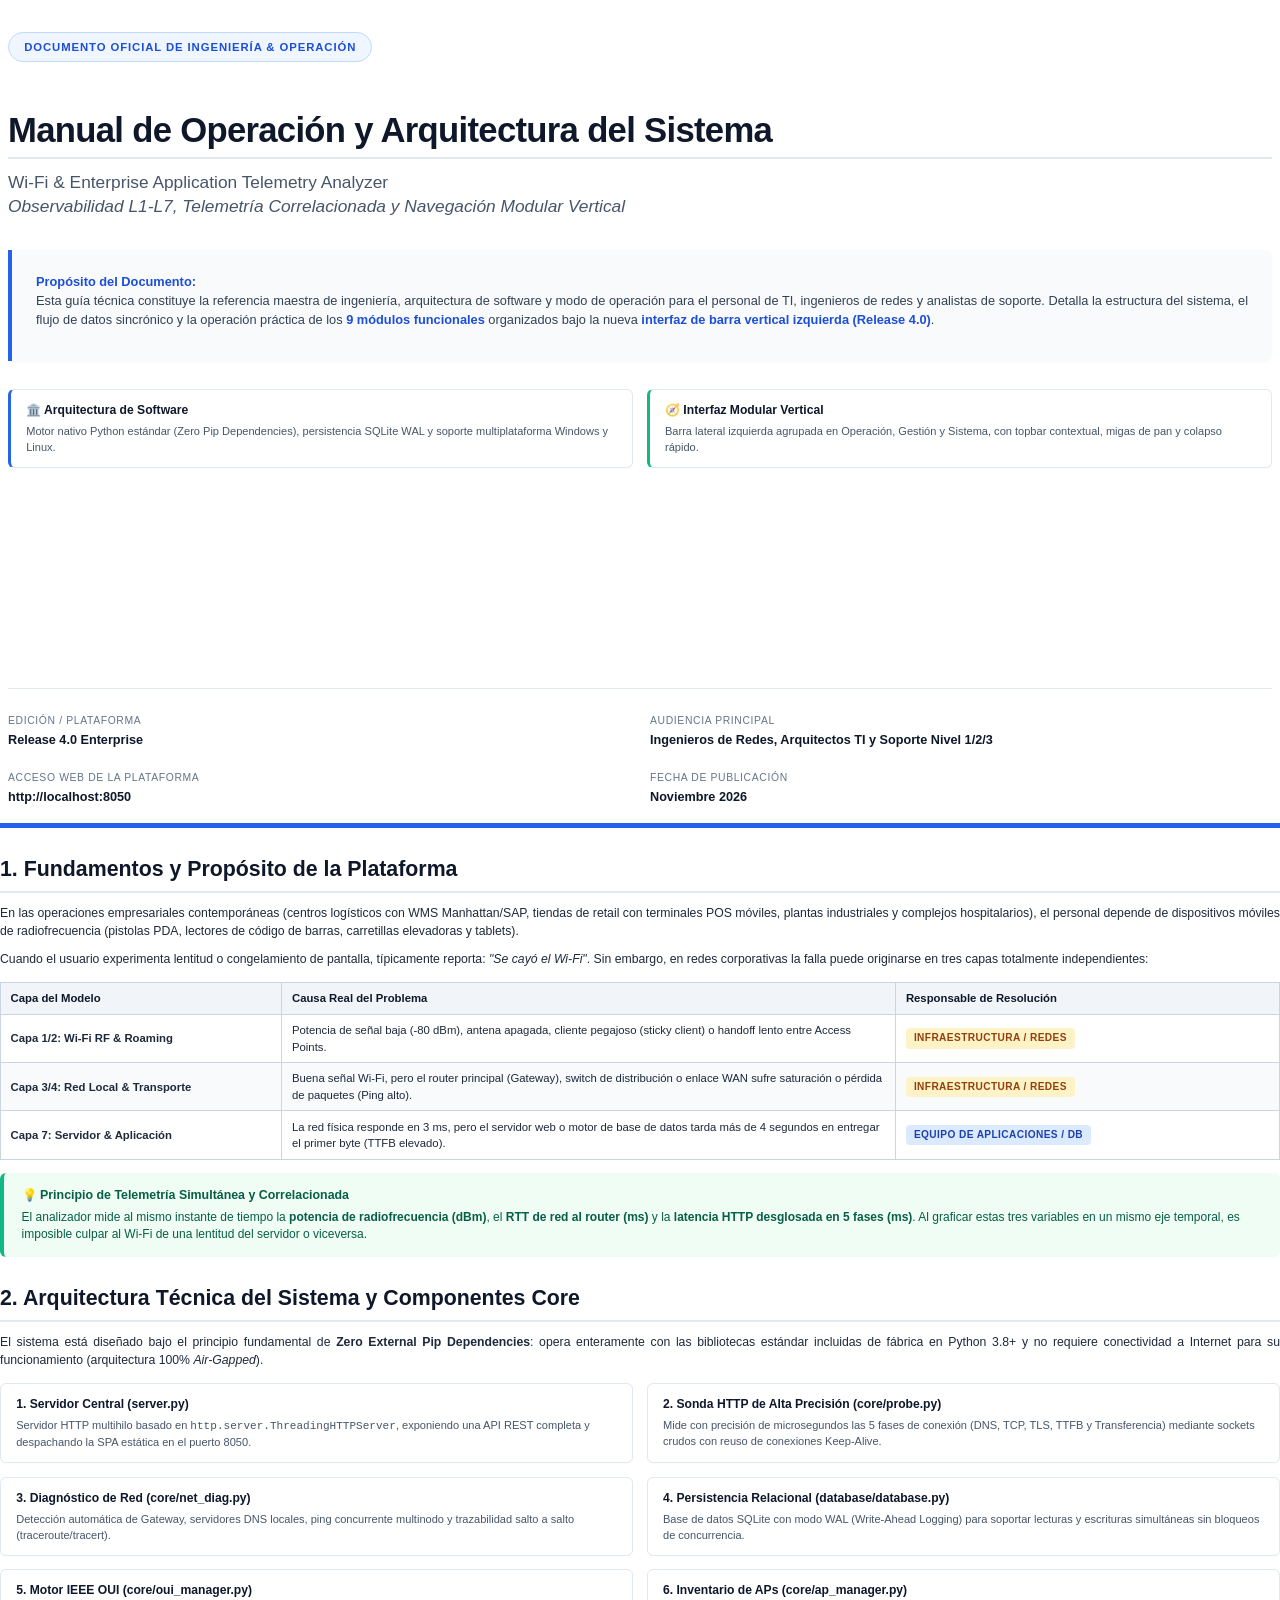
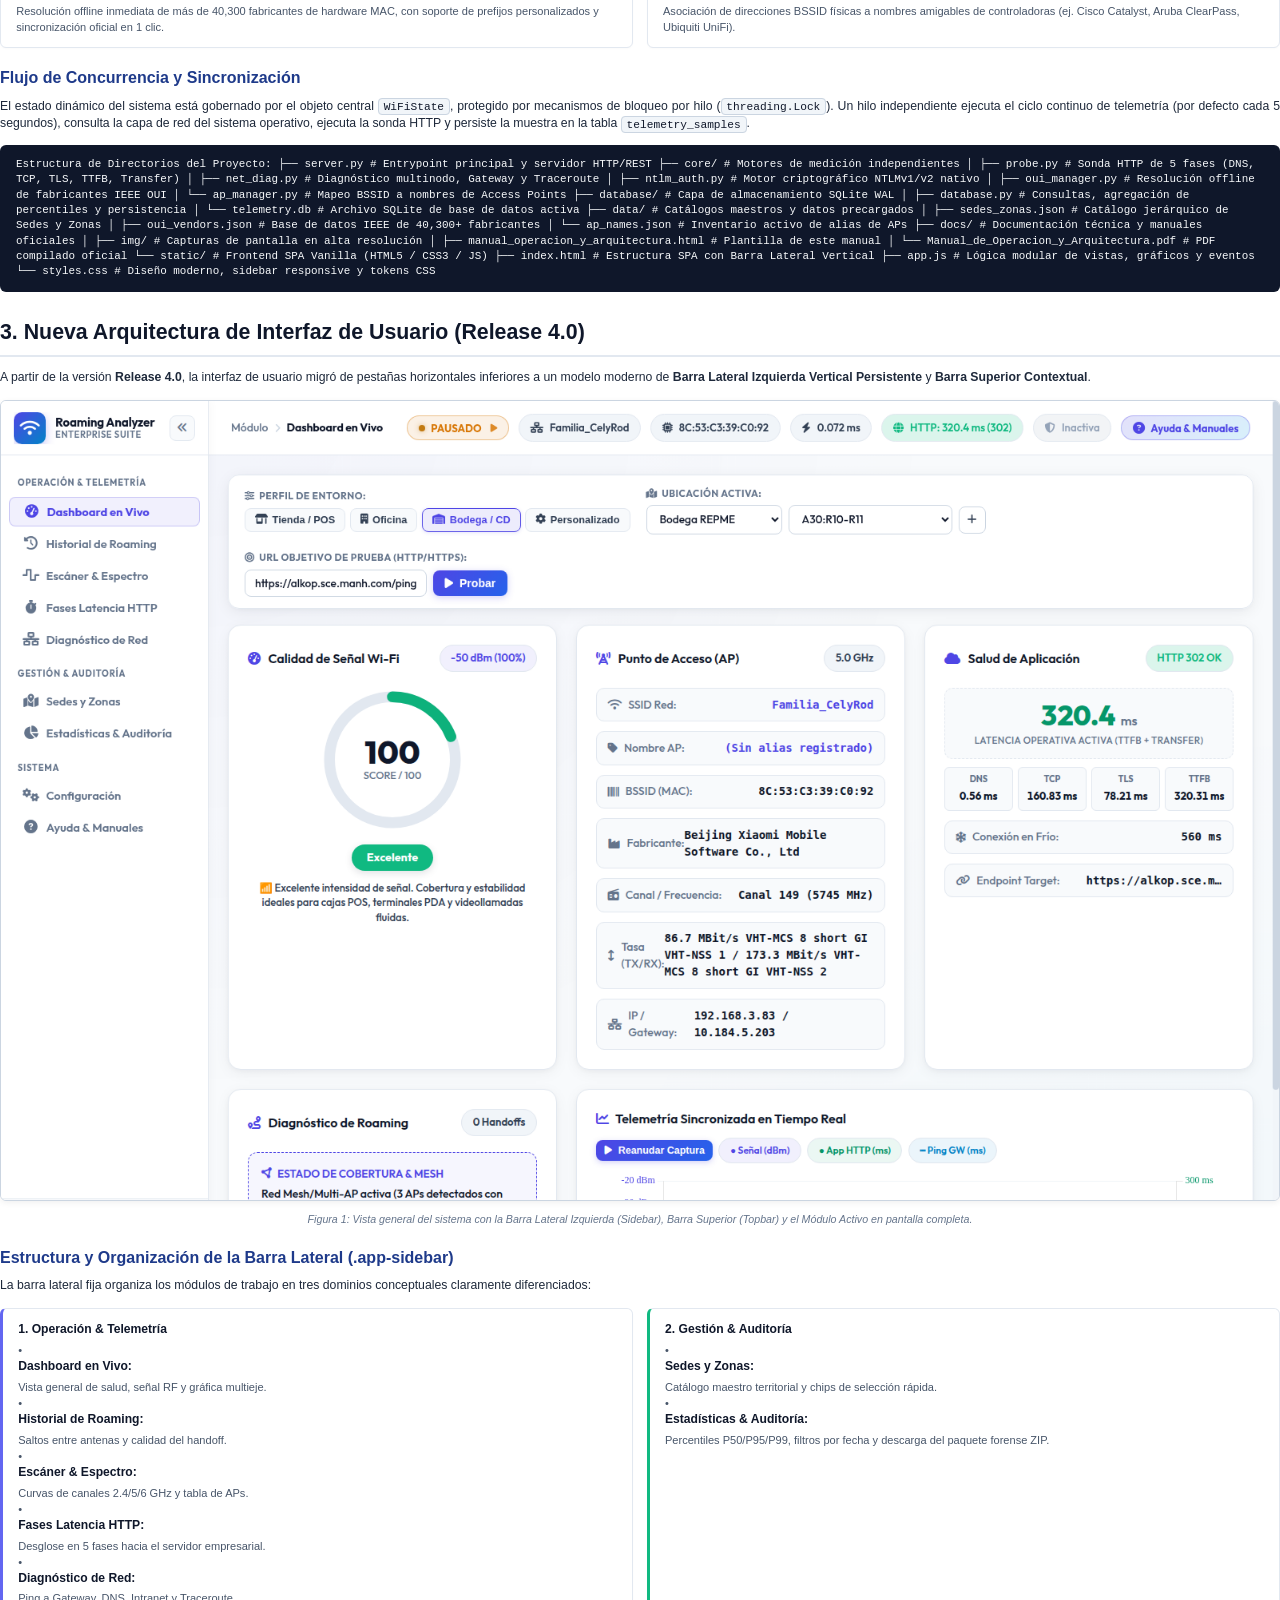
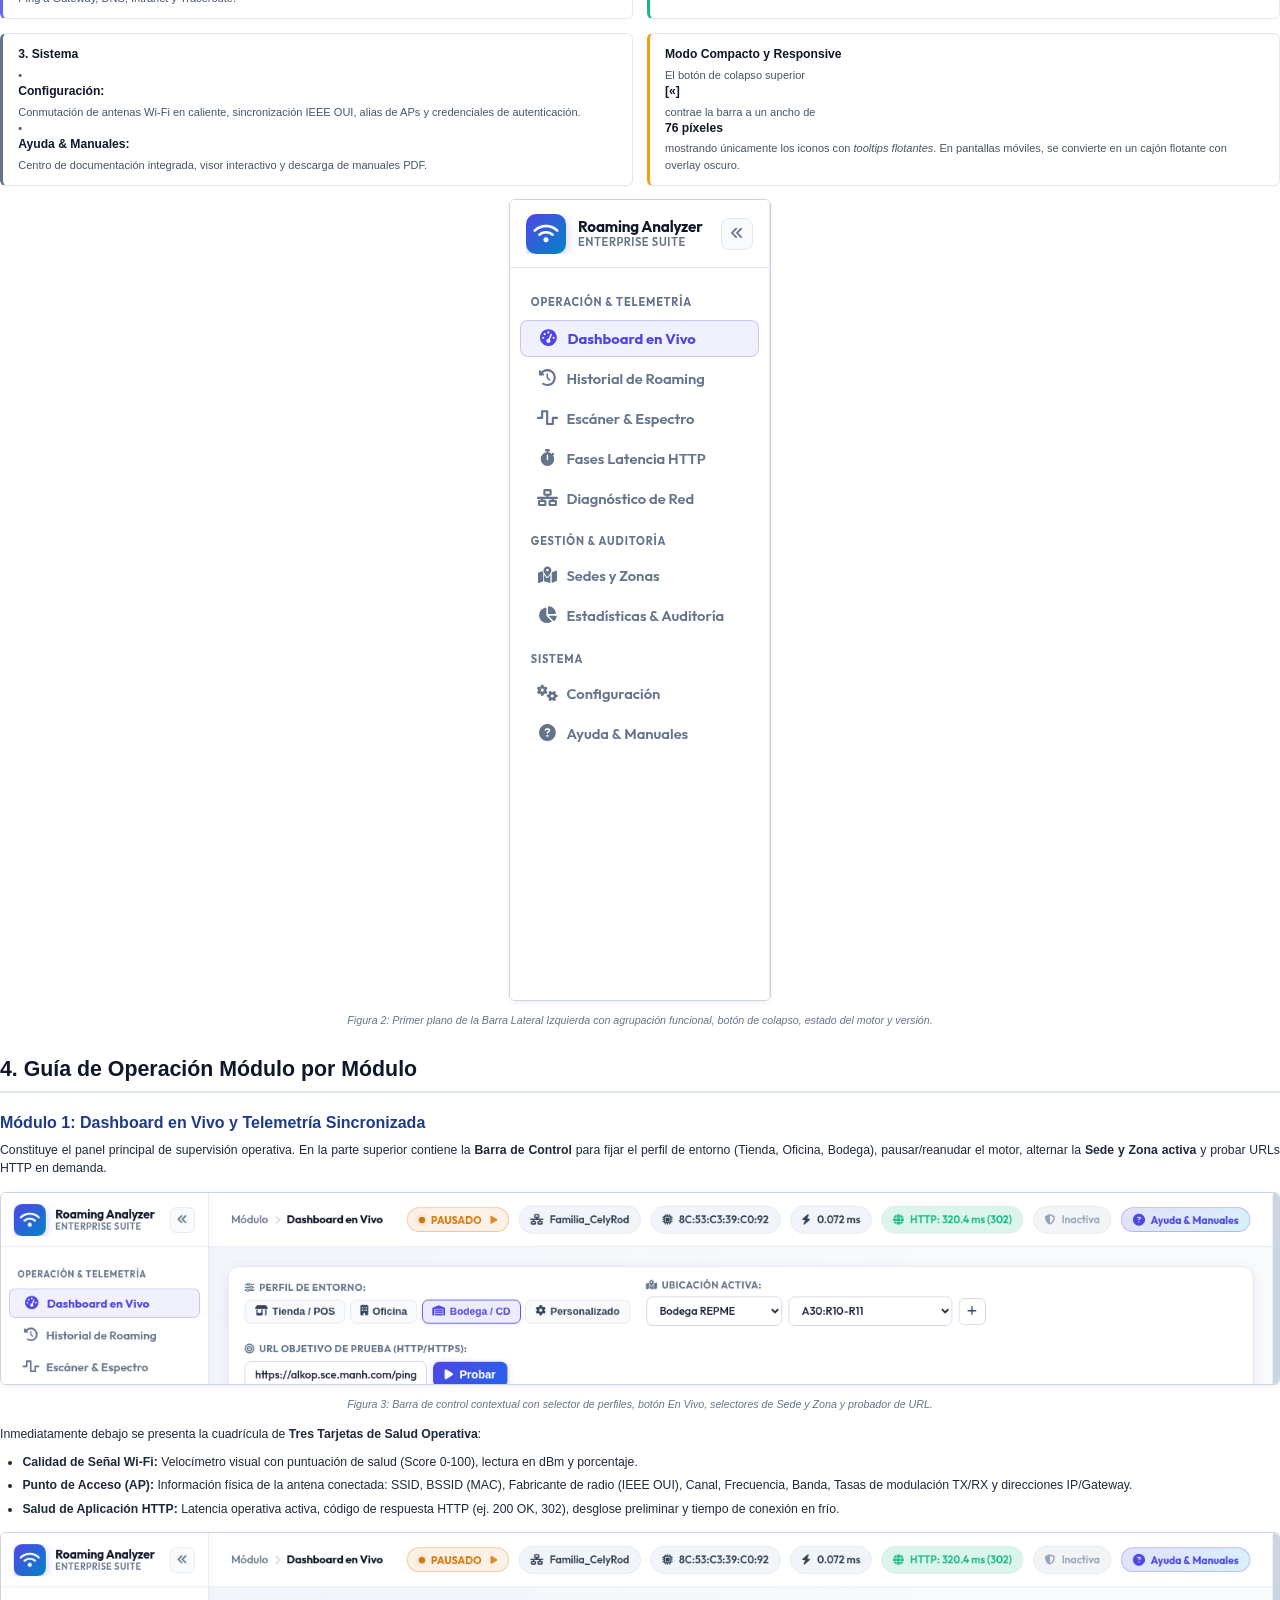
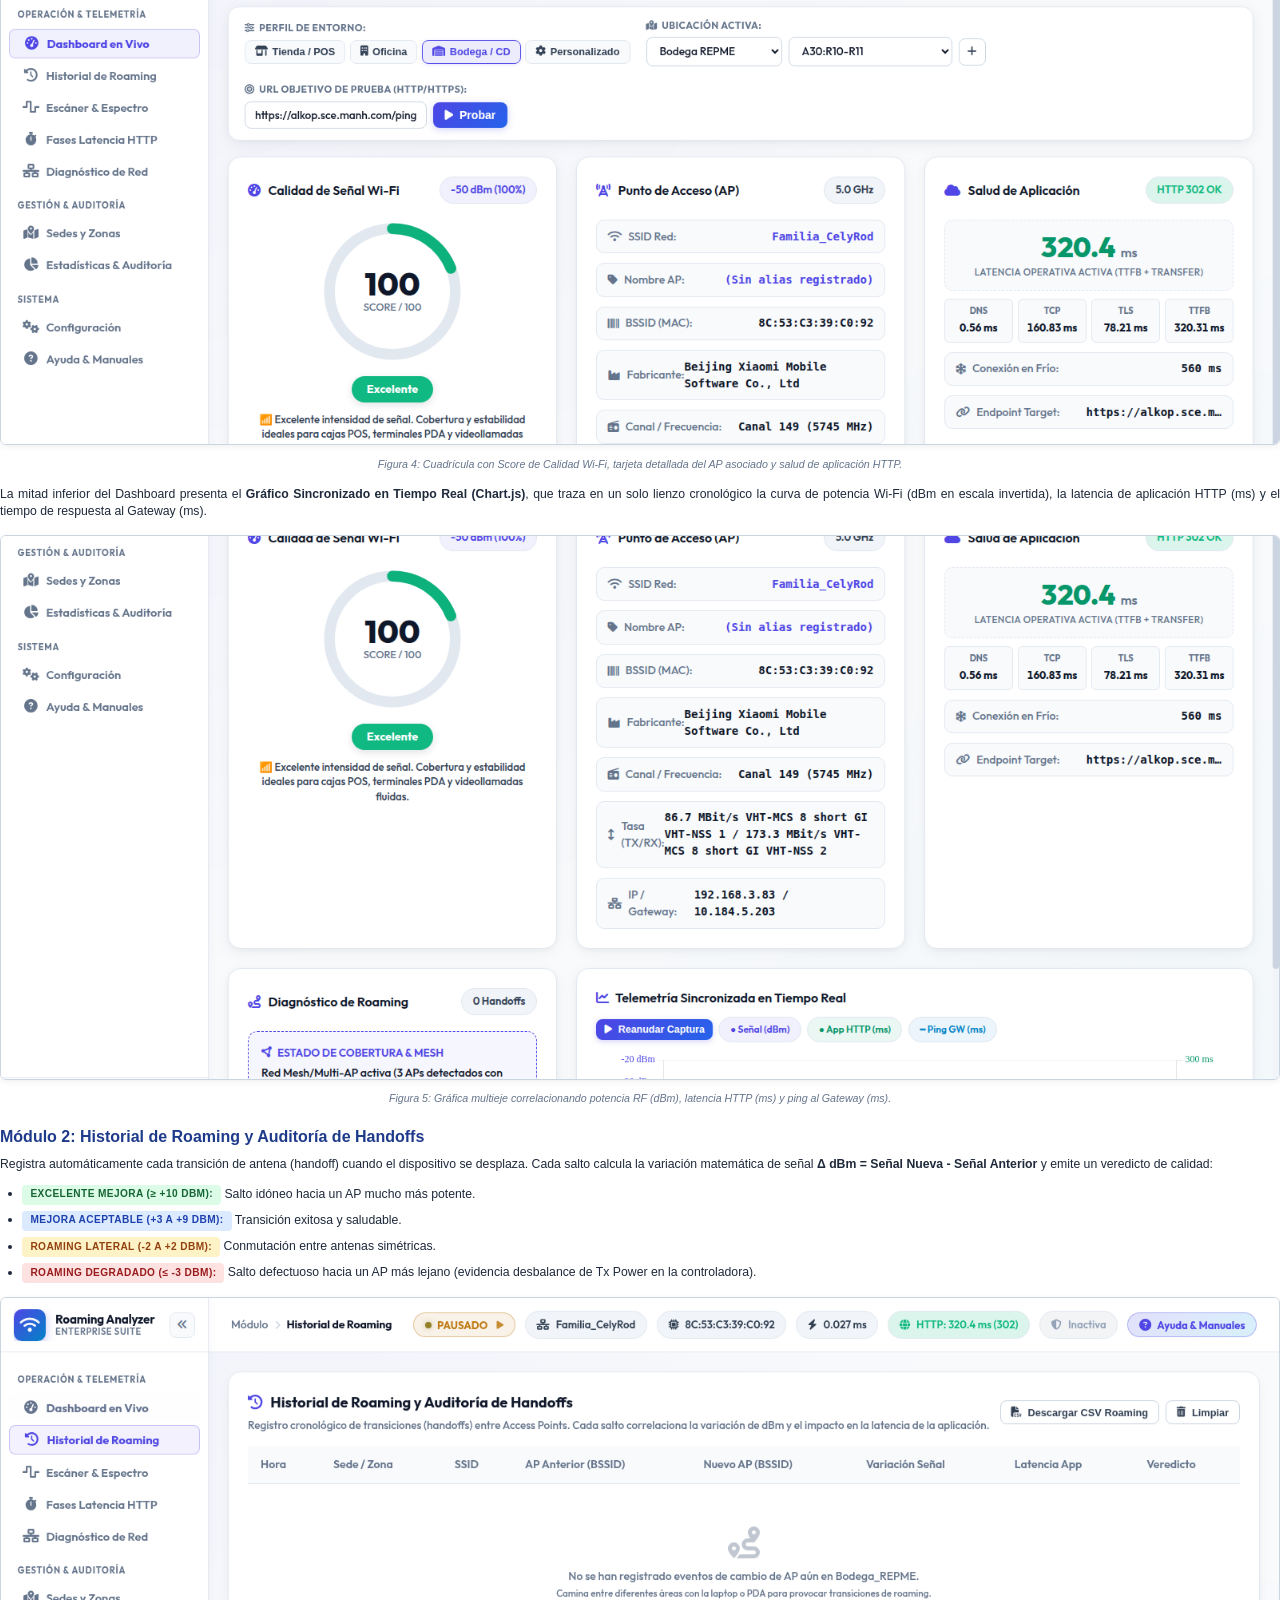
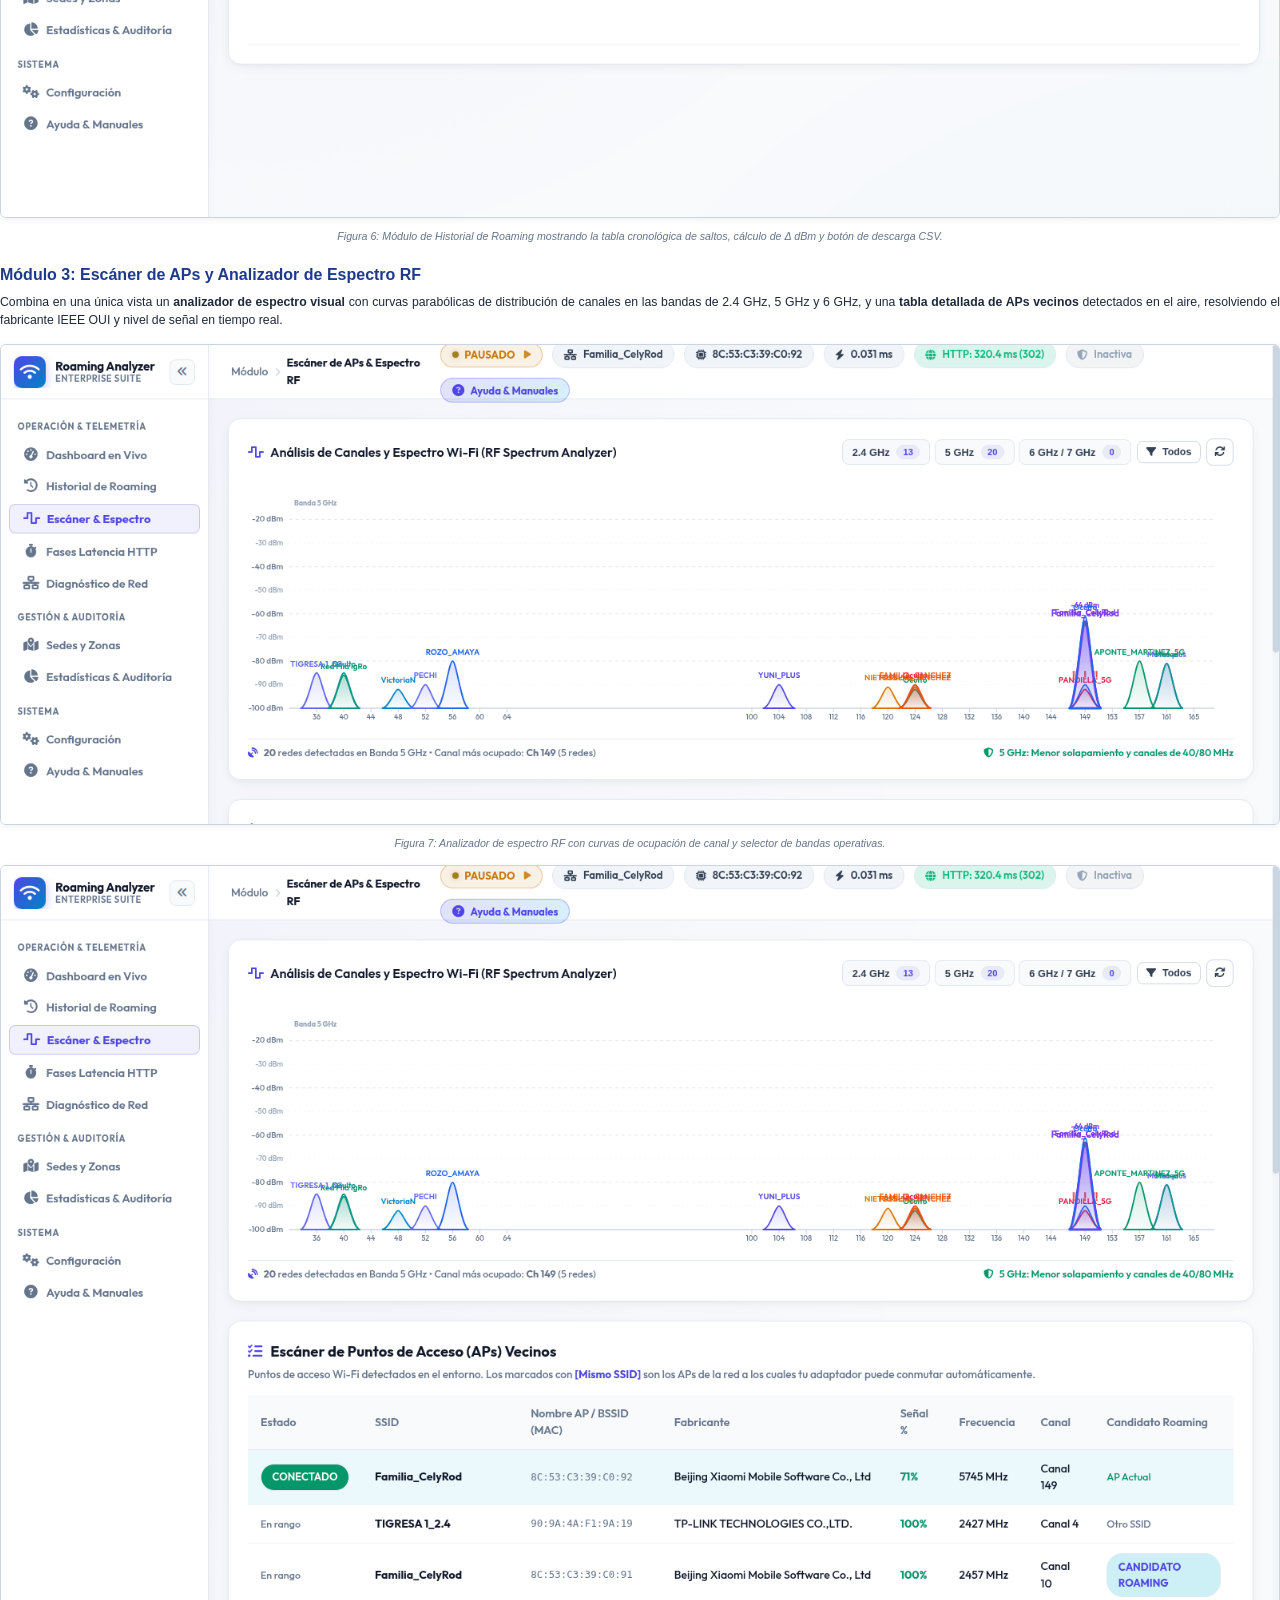
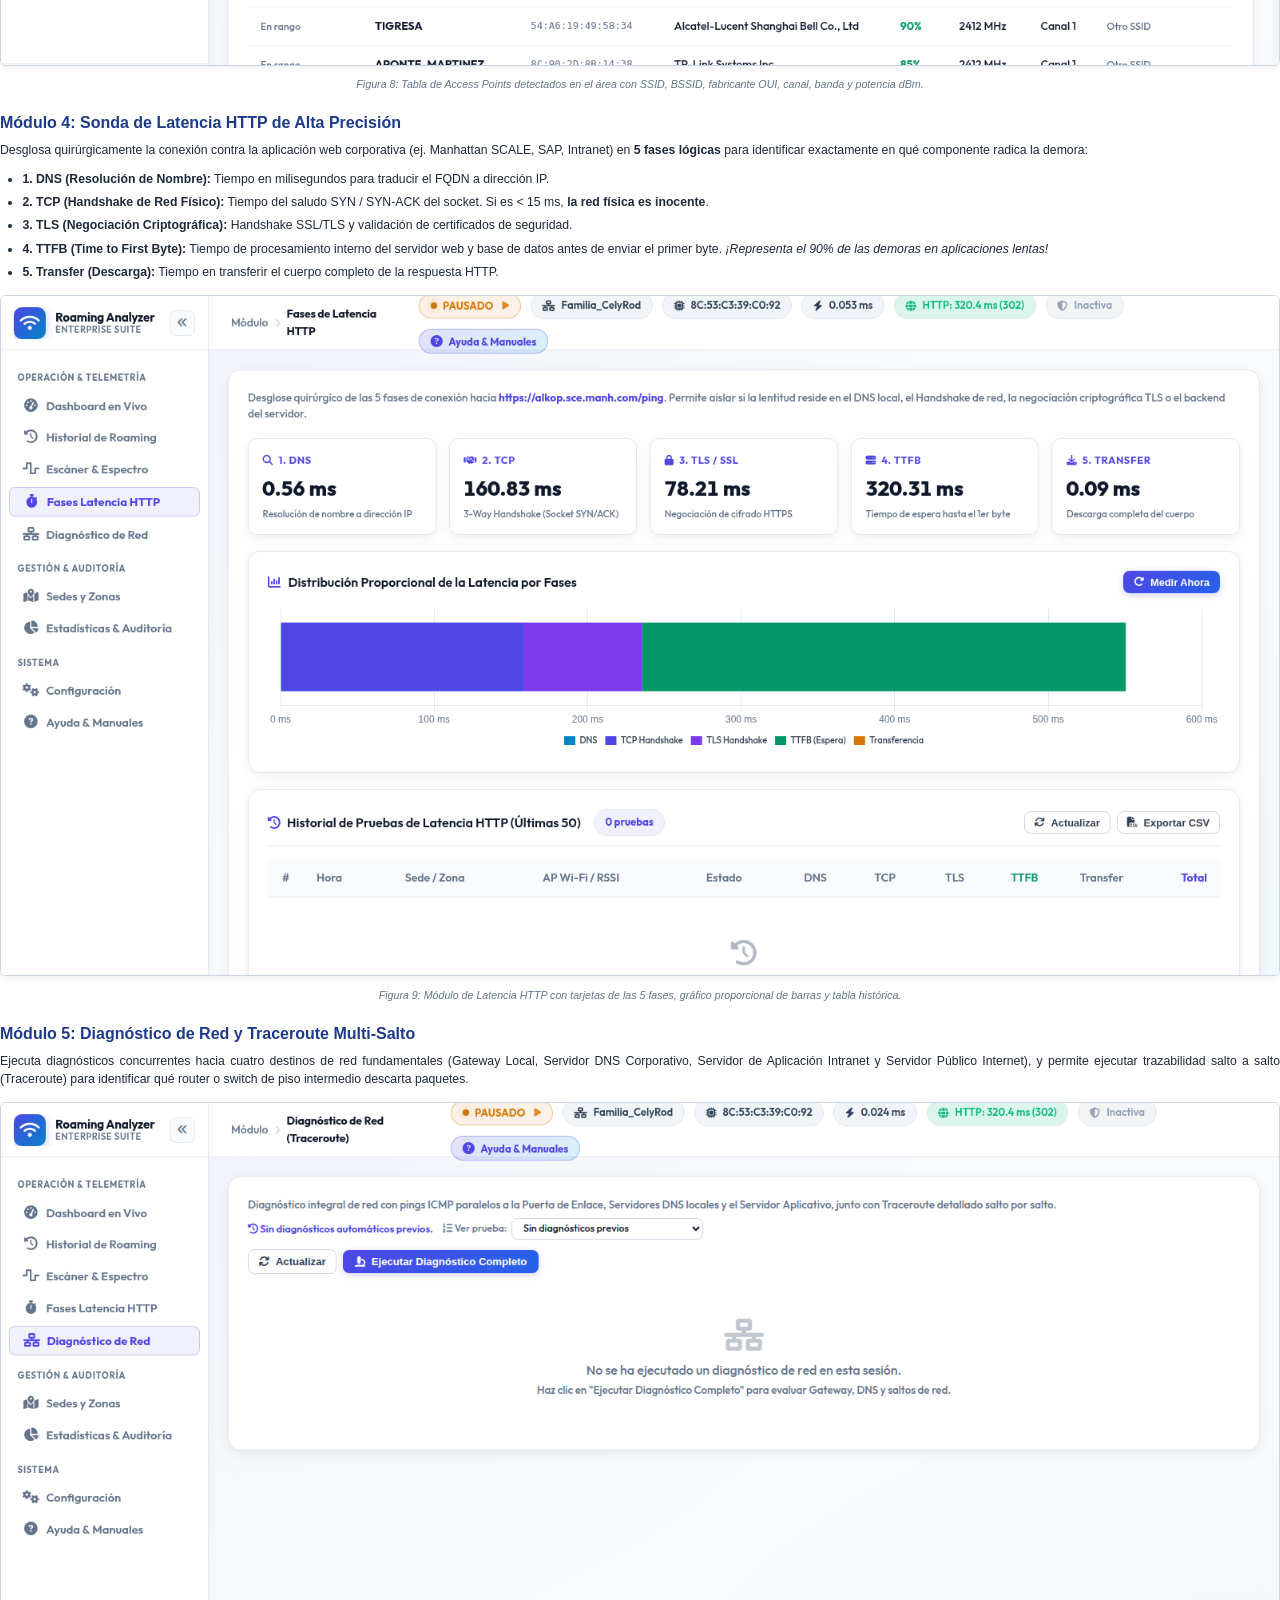
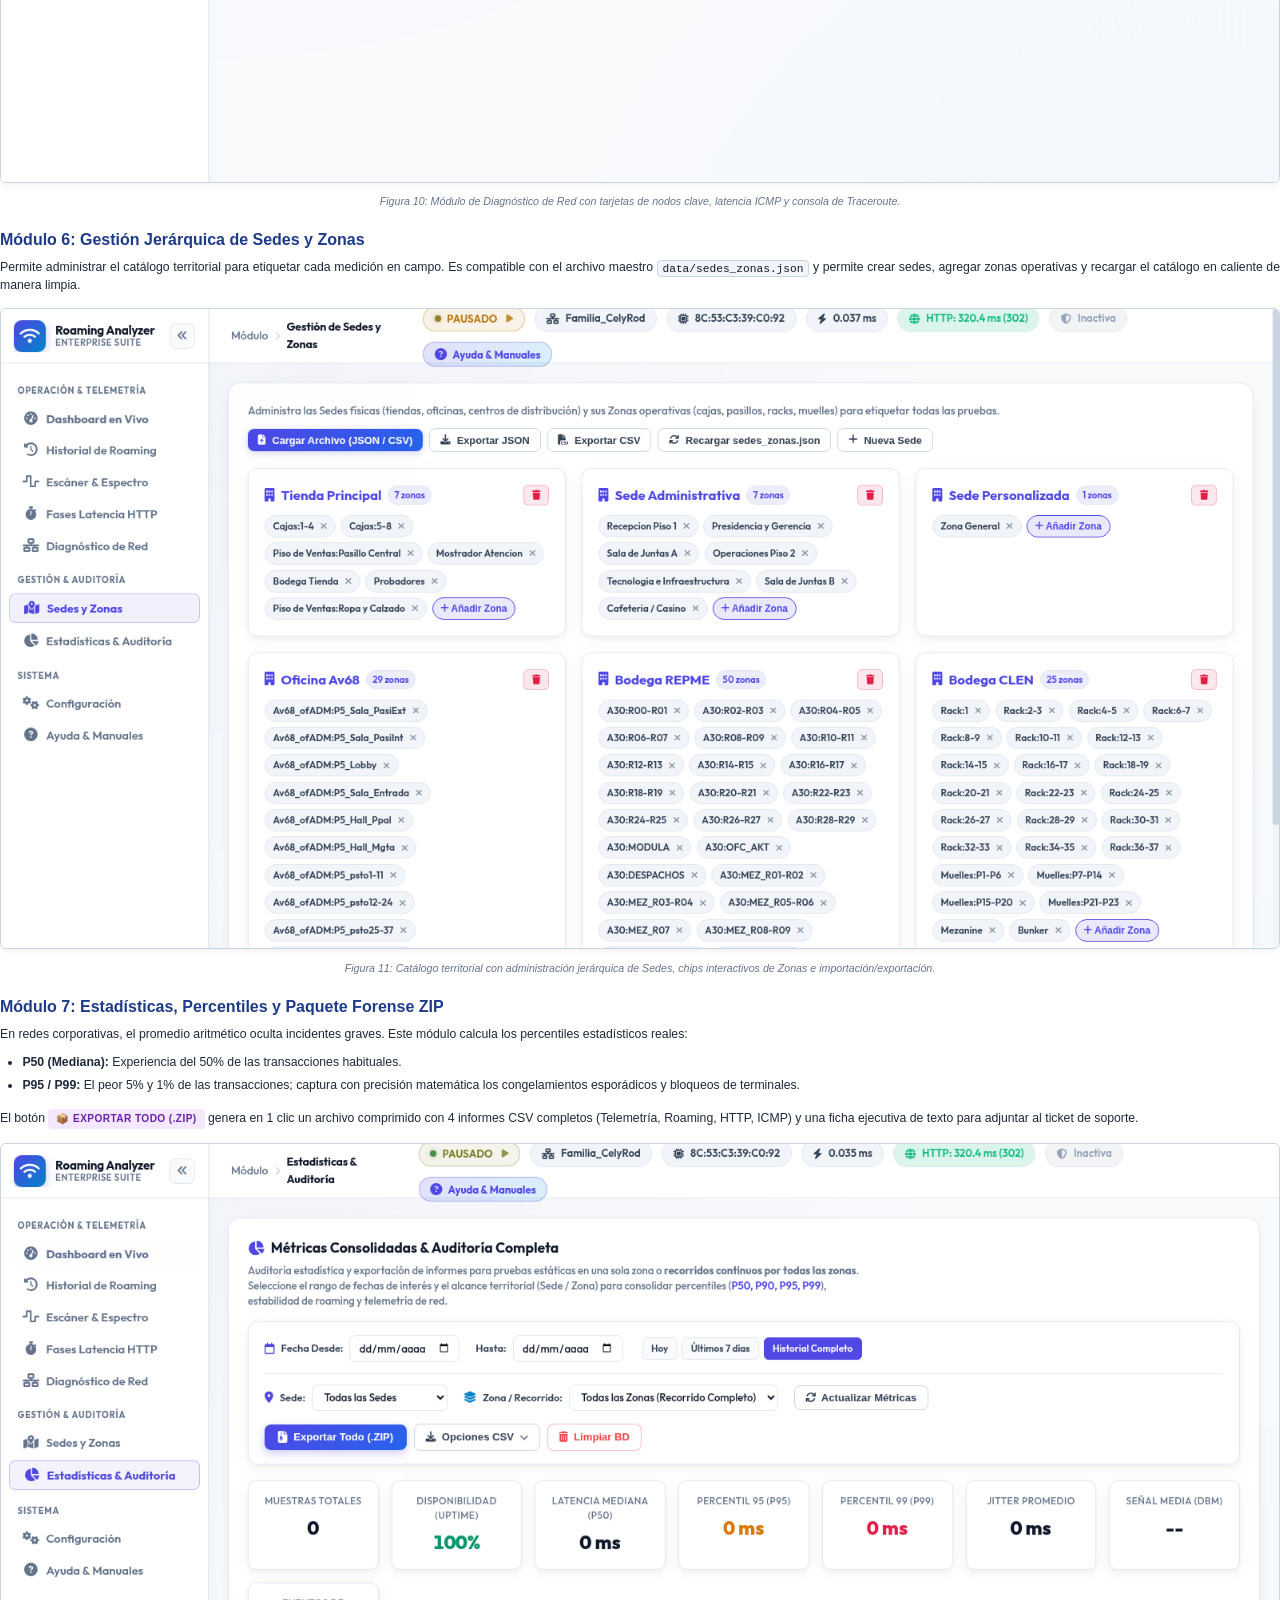
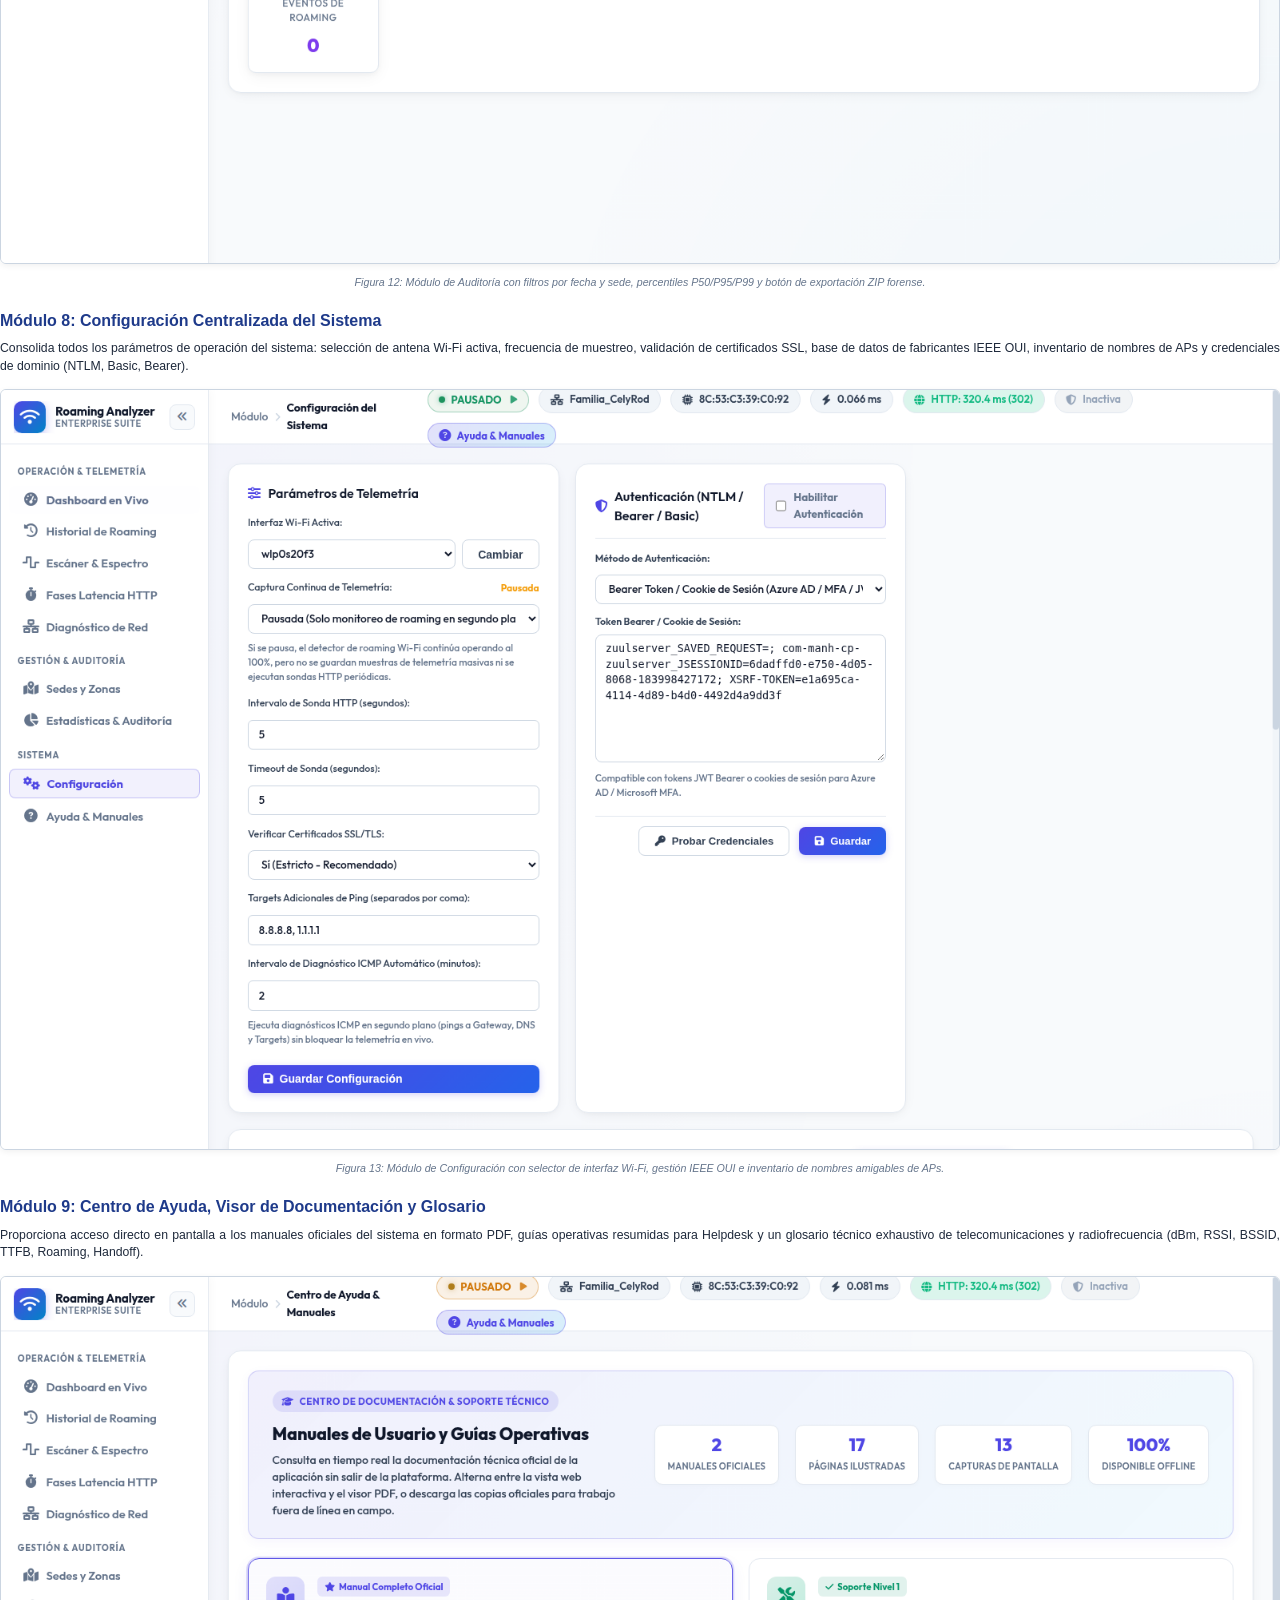
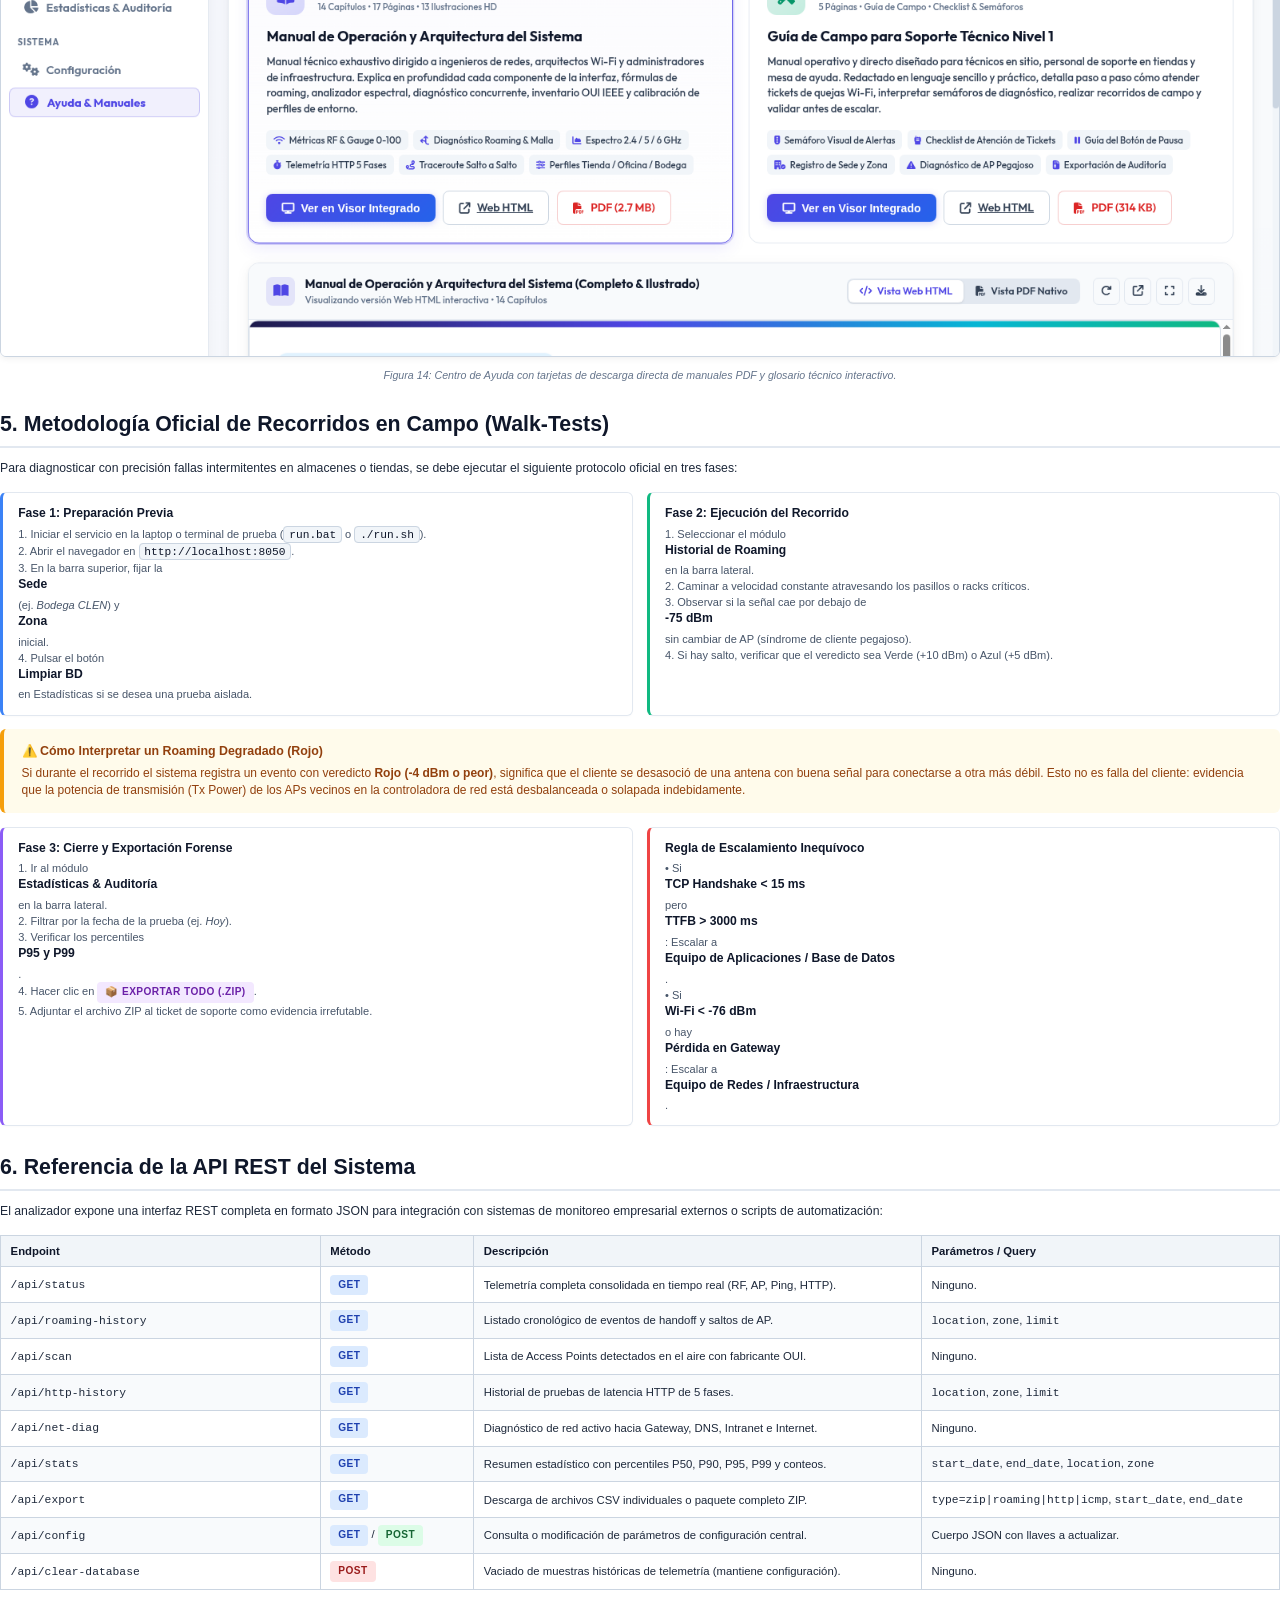
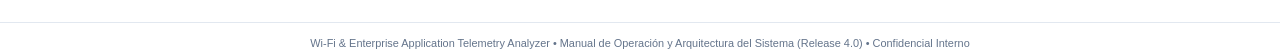
<file: docs/manual_operacion_y_arquitectura.html>
<!DOCTYPE html>
<html lang="es">
<head>
  <meta charset="UTF-8">
  <title>Manual de Operación y Arquitectura del Sistema | Wi-Fi Roaming & Enterprise Analyzer</title>
  <style>
    @page {
      size: letter;
      margin: 15mm 16mm 15mm 16mm;
      @bottom-right {
        content: "Página " counter(page);
        font-family: 'Segoe UI', Roboto, Helvetica, Arial, sans-serif;
        font-size: 8pt;
        color: #64748b;
      }
      @bottom-left {
        content: "Wi-Fi & Enterprise Telemetry Analyzer • Manual de Operación y Arquitectura";
        font-family: 'Segoe UI', Roboto, Helvetica, Arial, sans-serif;
        font-size: 8pt;
        color: #64748b;
      }
    }

    * {
      box-sizing: border-box;
      margin: 0;
      padding: 0;
    }

    body {
      font-family: 'Segoe UI', Roboto, -apple-system, BlinkMacSystemFont, Arial, sans-serif;
      font-size: 9.2pt;
      line-height: 1.45;
      color: #1e293b;
      background: #ffffff;
    }

    /* Portada */
    .cover-page {
      page-break-after: always;
      display: flex;
      flex-direction: column;
      justify-content: space-between;
      height: 92vh;
      padding: 2rem 0.5rem 1rem 0.5rem;
      border-bottom: 5px solid #2563eb;
    }

    .cover-badge {
      display: inline-block;
      padding: 0.35rem 0.95rem;
      background: #eff6ff;
      color: #1d4ed8;
      font-weight: 700;
      font-size: 8.5pt;
      border-radius: 9999px;
      text-transform: uppercase;
      letter-spacing: 0.08em;
      margin-bottom: 1.5rem;
      border: 1px solid #bfdbfe;
    }

    .cover-title {
      font-size: 26pt;
      font-weight: 800;
      line-height: 1.15;
      color: #0f172a;
      margin-bottom: 0.75rem;
      letter-spacing: -0.02em;
    }

    .cover-subtitle {
      font-size: 13pt;
      font-weight: 400;
      color: #475569;
      line-height: 1.35;
      margin-bottom: 2rem;
    }

    .cover-box {
      background: #f8fafc;
      border-left: 4px solid #2563eb;
      border-radius: 0 8px 8px 0;
      padding: 1.35rem 1.5rem;
      margin-bottom: 1.75rem;
      box-shadow: 0 1px 3px rgba(0,0,0,0.03);
    }

    .cover-box p {
      font-size: 9.6pt;
      color: #334155;
      line-height: 1.5;
      text-align: justify;
    }

    .cover-box strong {
      color: #1d4ed8;
    }

    .cover-meta {
      display: grid;
      grid-template-columns: 1fr 1fr;
      gap: 1.25rem;
      border-top: 1px solid #e2e8f0;
      padding-top: 1.5rem;
    }

    .meta-item span {
      display: block;
      color: #64748b;
      font-size: 7.8pt;
      text-transform: uppercase;
      letter-spacing: 0.06em;
      margin-bottom: 0.2rem;
    }

    .meta-item strong {
      color: #0f172a;
      font-size: 9.5pt;
    }

    /* Títulos y Tipografía */
    h1 {
      font-size: 16pt;
      font-weight: 800;
      color: #0f172a;
      border-bottom: 2px solid #e2e8f0;
      padding-bottom: 0.4rem;
      margin-top: 1.6rem;
      margin-bottom: 0.75rem;
      page-break-after: avoid;
    }

    h2 {
      font-size: 12pt;
      font-weight: 700;
      color: #1e3a8a;
      margin-top: 1.15rem;
      margin-bottom: 0.5rem;
      page-break-after: avoid;
    }

    h3 {
      font-size: 10pt;
      font-weight: 700;
      color: #334155;
      margin-top: 0.85rem;
      margin-bottom: 0.35rem;
      page-break-after: avoid;
    }

    p {
      margin-bottom: 0.65rem;
      text-align: justify;
    }

    ul, ol {
      margin: 0.5rem 0 0.85rem 1.4rem;
    }

    li {
      margin-bottom: 0.35rem;
    }

    /* Cajas Informativas */
    .callout {
      border-radius: 6px;
      padding: 0.85rem 1.1rem;
      margin: 0.85rem 0;
      page-break-inside: avoid;
      font-size: 9pt;
      line-height: 1.45;
    }

    .callout-info {
      background: #eff6ff;
      border-left: 4px solid #3b82f6;
      color: #1e40af;
    }

    .callout-tip {
      background: #f0fdf4;
      border-left: 4px solid #10b981;
      color: #065f46;
    }

    .callout-warning {
      background: #fffbeb;
      border-left: 4px solid #f59e0b;
      color: #92400e;
    }

    .callout-title {
      font-weight: 700;
      font-size: 9.3pt;
      margin-bottom: 0.25rem;
      display: flex;
      align-items: center;
      gap: 0.4rem;
    }

    /* Tablas */
    table {
      width: 100%;
      border-collapse: collapse;
      margin: 0.85rem 0;
      font-size: 8.5pt;
      page-break-inside: avoid;
    }

    th, td {
      border: 1px solid #cbd5e1;
      padding: 0.45rem 0.6rem;
      text-align: left;
      vertical-align: middle;
    }

    th {
      background: #f1f5f9;
      font-weight: 700;
      color: #0f172a;
    }

    tr:nth-child(even) {
      background: #f8fafc;
    }

    /* Badges */
    .badge {
      display: inline-block;
      padding: 0.18rem 0.5rem;
      border-radius: 4px;
      font-size: 7.6pt;
      font-weight: 700;
      text-transform: uppercase;
      letter-spacing: 0.04em;
    }

    .badge-green  { background: #dcfce7; color: #166534; }
    .badge-blue   { background: #dbeafe; color: #1e40af; }
    .badge-amber  { background: #fef3c7; color: #92400e; }
    .badge-red    { background: #fee2e2; color: #991b1b; }
    .badge-purple { background: #f3e8ff; color: #6b21a8; }
    .badge-gray   { background: #f1f5f9; color: #475569; }

    /* Imágenes con marco institucional */
    .img-container {
      margin: 0.85rem 0;
      text-align: center;
      page-break-inside: avoid;
    }

    .img-container img {
      max-width: 100%;
      height: auto;
      border: 1px solid #cbd5e1;
      border-radius: 6px;
      box-shadow: 0 2px 6px rgba(0,0,0,0.06);
    }

    .img-caption {
      font-size: 8pt;
      color: #64748b;
      margin-top: 0.35rem;
      font-style: italic;
    }

    .card-grid {
      display: grid;
      grid-template-columns: 1fr 1fr;
      gap: 0.85rem;
      margin: 0.85rem 0;
      page-break-inside: avoid;
    }

    .mini-card {
      background: #ffffff;
      border: 1px solid #e2e8f0;
      border-radius: 6px;
      padding: 0.75rem 0.95rem;
      box-shadow: 0 1px 2px rgba(0,0,0,0.02);
    }

    .mini-card strong {
      display: block;
      color: #0f172a;
      font-size: 9.1pt;
      margin-bottom: 0.2rem;
    }

    .mini-card p {
      font-size: 8.3pt;
      color: #475569;
      margin: 0;
      text-align: left;
    }

    .code-block {
      font-family: Consolas, 'Courier New', monospace;
      font-size: 8.2pt;
      background: #0f172a;
      color: #f8fafc;
      padding: 0.75rem 1rem;
      border-radius: 6px;
      margin: 0.75rem 0;
      overflow-x: auto;
      line-height: 1.4;
      page-break-inside: avoid;
    }

    .code-inline {
      font-family: Consolas, 'Courier New', monospace;
      font-size: 8.4pt;
      background: #f1f5f9;
      border: 1px solid #cbd5e1;
      padding: 0.1rem 0.3rem;
      border-radius: 4px;
      color: #0f172a;
    }

    .page-break {
      page-break-before: always;
    }
  </style>
</head>
<body>

  <!-- ==================== PORTADA ==================== -->
  <div class="cover-page">
    <div class="cover-top">
      <span class="cover-badge">Documento Oficial de Ingeniería &amp; Operación</span>
      <h1 class="cover-title">Manual de Operación y Arquitectura del Sistema</h1>
      <p class="cover-subtitle">
        Wi-Fi &amp; Enterprise Application Telemetry Analyzer<br>
        <em>Observabilidad L1-L7, Telemetría Correlacionada y Navegación Modular Vertical</em>
      </p>

      <div class="cover-box">
        <p>
          <strong>Propósito del Documento:</strong><br>
          Esta guía técnica constituye la referencia maestra de ingeniería, arquitectura de software y modo de operación para el personal de TI, ingenieros de redes y analistas de soporte. Detalla la estructura del sistema, el flujo de datos sincrónico y la operación práctica de los <strong>9 módulos funcionales</strong> organizados bajo la nueva <strong>interfaz de barra vertical izquierda (Release 4.0)</strong>.
        </p>
      </div>

      <div class="card-grid">
        <div class="mini-card" style="border-left: 3px solid #2563eb;">
          <strong>🏛️ Arquitectura de Software</strong>
          <p>Motor nativo Python estándar (Zero Pip Dependencies), persistencia SQLite WAL y soporte multiplataforma Windows y Linux.</p>
        </div>
        <div class="mini-card" style="border-left: 3px solid #10b981;">
          <strong>🧭 Interfaz Modular Vertical</strong>
          <p>Barra lateral izquierda agrupada en Operación, Gestión y Sistema, con topbar contextual, migas de pan y colapso rápido.</p>
        </div>
      </div>
    </div>

    <div class="cover-meta">
      <div class="meta-item">
        <span>Edición / Plataforma</span>
        <strong>Release 4.0 Enterprise</strong>
      </div>
      <div class="meta-item">
        <span>Audiencia Principal</span>
        <strong>Ingenieros de Redes, Arquitectos TI y Soporte Nivel 1/2/3</strong>
      </div>
      <div class="meta-item">
        <span>Acceso Web de la Plataforma</span>
        <strong>http://localhost:8050</strong>
      </div>
      <div class="meta-item">
        <span>Fecha de Publicación</span>
        <strong>Noviembre 2026</strong>
      </div>
    </div>
  </div>

  <!-- ==================== CAPÍTULO 1 ==================== -->
  <h1>1. Fundamentos y Propósito de la Plataforma</h1>
  <p>
    En las operaciones empresariales contemporáneas (centros logísticos con WMS Manhattan/SAP, tiendas de retail con terminales POS móviles, plantas industriales y complejos hospitalarios), el personal depende de dispositivos móviles de radiofrecuencia (pistolas PDA, lectores de código de barras, carretillas elevadoras y tablets).
  </p>
  <p>
    Cuando el usuario experimenta lentitud o congelamiento de pantalla, típicamente reporta: <em>"Se cayó el Wi-Fi"</em>. Sin embargo, en redes corporativas la falla puede originarse en tres capas totalmente independientes:
  </p>

  <table>
    <thead>
      <tr>
        <th style="width: 22%;">Capa del Modelo</th>
        <th style="width: 48%;">Causa Real del Problema</th>
        <th style="width: 30%;">Responsable de Resolución</th>
      </tr>
    </thead>
    <tbody>
      <tr>
        <td><strong>Capa 1/2: Wi-Fi RF &amp; Roaming</strong></td>
        <td>Potencia de señal baja (-80 dBm), antena apagada, cliente pegajoso (sticky client) o handoff lento entre Access Points.</td>
        <td><span class="badge badge-amber">Infraestructura / Redes</span></td>
      </tr>
      <tr>
        <td><strong>Capa 3/4: Red Local &amp; Transporte</strong></td>
        <td>Buena señal Wi-Fi, pero el router principal (Gateway), switch de distribución o enlace WAN sufre saturación o pérdida de paquetes (Ping alto).</td>
        <td><span class="badge badge-amber">Infraestructura / Redes</span></td>
      </tr>
      <tr>
        <td><strong>Capa 7: Servidor &amp; Aplicación</strong></td>
        <td>La red física responde en 3 ms, pero el servidor web o motor de base de datos tarda más de 4 segundos en entregar el primer byte (TTFB elevado).</td>
        <td><span class="badge badge-blue">Equipo de Aplicaciones / DB</span></td>
      </tr>
    </tbody>
  </table>

  <div class="callout callout-tip">
    <div class="callout-title">💡 Principio de Telemetría Simultánea y Correlacionada</div>
    El analizador mide al mismo instante de tiempo la <strong>potencia de radiofrecuencia (dBm)</strong>, el <strong>RTT de red al router (ms)</strong> y la <strong>latencia HTTP desglosada en 5 fases (ms)</strong>. Al graficar estas tres variables en un mismo eje temporal, es imposible culpar al Wi-Fi de una lentitud del servidor o viceversa.
  </div>

  <!-- ==================== CAPÍTULO 2 ==================== -->
  <div class="page-break"></div>
  <h1>2. Arquitectura Técnica del Sistema y Componentes Core</h1>

  <p>
    El sistema está diseñado bajo el principio fundamental de <strong>Zero External Pip Dependencies</strong>: opera enteramente con las bibliotecas estándar incluidas de fábrica en Python 3.8+ y no requiere conectividad a Internet para su funcionamiento (arquitectura 100% <em>Air-Gapped</em>).
  </p>

  <div class="card-grid">
    <div class="mini-card">
      <strong>1. Servidor Central (server.py)</strong>
      <p>Servidor HTTP multihilo basado en <code>http.server.ThreadingHTTPServer</code>, exponiendo una API REST completa y despachando la SPA estática en el puerto 8050.</p>
    </div>
    <div class="mini-card">
      <strong>2. Sonda HTTP de Alta Precisión (core/probe.py)</strong>
      <p>Mide con precisión de microsegundos las 5 fases de conexión (DNS, TCP, TLS, TTFB y Transferencia) mediante sockets crudos con reuso de conexiones Keep-Alive.</p>
    </div>
    <div class="mini-card">
      <strong>3. Diagnóstico de Red (core/net_diag.py)</strong>
      <p>Detección automática de Gateway, servidores DNS locales, ping concurrente multinodo y trazabilidad salto a salto (traceroute/tracert).</p>
    </div>
    <div class="mini-card">
      <strong>4. Persistencia Relacional (database/database.py)</strong>
      <p>Base de datos SQLite con modo WAL (Write-Ahead Logging) para soportar lecturas y escrituras simultáneas sin bloqueos de concurrencia.</p>
    </div>
    <div class="mini-card">
      <strong>5. Motor IEEE OUI (core/oui_manager.py)</strong>
      <p>Resolución offline inmediata de más de 40,300 fabricantes de hardware MAC, con soporte de prefijos personalizados y sincronización oficial en 1 clic.</p>
    </div>
    <div class="mini-card">
      <strong>6. Inventario de APs (core/ap_manager.py)</strong>
      <p>Asociación de direcciones BSSID físicas a nombres amigables de controladoras (ej. Cisco Catalyst, Aruba ClearPass, Ubiquiti UniFi).</p>
    </div>
  </div>

  <h2>Flujo de Concurrencia y Sincronización</h2>
  <p>
    El estado dinámico del sistema está gobernado por el objeto central <code class="code-inline">WiFiState</code>, protegido por mecanismos de bloqueo por hilo (<code class="code-inline">threading.Lock</code>). Un hilo independiente ejecuta el ciclo continuo de telemetría (por defecto cada 5 segundos), consulta la capa de red del sistema operativo, ejecuta la sonda HTTP y persiste la muestra en la tabla <code class="code-inline">telemetry_samples</code>.
  </p>

  <div class="code-block">
Estructura de Directorios del Proyecto:
├── server.py                    # Entrypoint principal y servidor HTTP/REST
├── core/                        # Motores de medición independientes
│   ├── probe.py                 # Sonda HTTP de 5 fases (DNS, TCP, TLS, TTFB, Transfer)
│   ├── net_diag.py              # Diagnóstico multinodo, Gateway y Traceroute
│   ├── ntlm_auth.py             # Motor criptográfico NTLMv1/v2 nativo
│   ├── oui_manager.py           # Resolución offline de fabricantes IEEE OUI
│   └── ap_manager.py            # Mapeo BSSID a nombres de Access Points
├── database/                    # Capa de almacenamiento SQLite WAL
│   ├── database.py              # Consultas, agregación de percentiles y persistencia
│   └── telemetry.db             # Archivo SQLite de base de datos activa
├── data/                        # Catálogos maestros y datos precargados
│   ├── sedes_zonas.json         # Catálogo jerárquico de Sedes y Zonas
│   ├── oui_vendors.json         # Base de datos IEEE de 40,300+ fabricantes
│   └── ap_names.json            # Inventario activo de alias de APs
├── docs/                        # Documentación técnica y manuales oficiales
│   ├── img/                     # Capturas de pantalla en alta resolución
│   ├── manual_operacion_y_arquitectura.html # Plantilla de este manual
│   └── Manual_de_Operacion_y_Arquitectura.pdf # PDF compilado oficial
└── static/                      # Frontend SPA Vanilla (HTML5 / CSS3 / JS)
    ├── index.html               # Estructura SPA con Barra Lateral Vertical
    ├── app.js                   # Lógica modular de vistas, gráficos y eventos
    └── styles.css               # Diseño moderno, sidebar responsive y tokens CSS
  </div>

  <!-- ==================== CAPÍTULO 3 ==================== -->
  <div class="page-break"></div>
  <h1>3. Nueva Arquitectura de Interfaz de Usuario (Release 4.0)</h1>

  <p>
    A partir de la versión <strong>Release 4.0</strong>, la interfaz de usuario migró de pestañas horizontales inferiores a un modelo moderno de <strong>Barra Lateral Izquierda Vertical Persistente</strong> y <strong>Barra Superior Contextual</strong>.
  </p>

  <div class="img-container">
    <img src="img/01_dashboard_general.png" alt="Vista General de la Interfaz con Barra Lateral">
    <div class="img-caption">Figura 1: Vista general del sistema con la Barra Lateral Izquierda (Sidebar), Barra Superior (Topbar) y el Módulo Activo en pantalla completa.</div>
  </div>

  <h2>Estructura y Organización de la Barra Lateral (.app-sidebar)</h2>
  <p>
    La barra lateral fija organiza los módulos de trabajo en tres dominios conceptuales claramente diferenciados:
  </p>

  <div class="card-grid">
    <div class="mini-card" style="border-left: 3px solid #6366f1;">
      <strong>1. Operación &amp; Telemetría</strong>
      <p>• <strong>Dashboard en Vivo:</strong> Vista general de salud, señal RF y gráfica multieje.<br>
         • <strong>Historial de Roaming:</strong> Saltos entre antenas y calidad del handoff.<br>
         • <strong>Escáner &amp; Espectro:</strong> Curvas de canales 2.4/5/6 GHz y tabla de APs.<br>
         • <strong>Fases Latencia HTTP:</strong> Desglose en 5 fases hacia el servidor empresarial.<br>
         • <strong>Diagnóstico de Red:</strong> Ping a Gateway, DNS, Intranet y Traceroute.</p>
    </div>
    <div class="mini-card" style="border-left: 3px solid #10b981;">
      <strong>2. Gestión &amp; Auditoría</strong>
      <p>• <strong>Sedes y Zonas:</strong> Catálogo maestro territorial y chips de selección rápida.<br>
         • <strong>Estadísticas &amp; Auditoría:</strong> Percentiles P50/P95/P99, filtros por fecha y descarga del paquete forense ZIP.</p>
    </div>
  </div>

  <div class="card-grid">
    <div class="mini-card" style="border-left: 3px solid #64748b;">
      <strong>3. Sistema</strong>
      <p>• <strong>Configuración:</strong> Conmutación de antenas Wi-Fi en caliente, sincronización IEEE OUI, alias de APs y credenciales de autenticación.<br>
         • <strong>Ayuda &amp; Manuales:</strong> Centro de documentación integrada, visor interactivo y descarga de manuales PDF.</p>
    </div>
    <div class="mini-card" style="border-left: 3px solid #f59e0b;">
      <strong>Modo Compacto y Responsive</strong>
      <p>El botón de colapso superior <strong>[«]</strong> contrae la barra a un ancho de <strong>76 píxeles</strong> mostrando únicamente los iconos con <em>tooltips flotantes</em>. En pantallas móviles, se convierte en un cajón flotante con overlay oscuro.</p>
    </div>
  </div>

  <div class="img-container">
    <img src="img/01_sidebar_navegacion.png" alt="Primer Plano de la Barra Lateral Izquierda" style="max-width: 55%;">
    <div class="img-caption">Figura 2: Primer plano de la Barra Lateral Izquierda con agrupación funcional, botón de colapso, estado del motor y versión.</div>
  </div>

  <!-- ==================== CAPÍTULO 4 ==================== -->
  <div class="page-break"></div>
  <h1>4. Guía de Operación Módulo por Módulo</h1>

  <h2>Módulo 1: Dashboard en Vivo y Telemetría Sincronizada</h2>
  <p>
    Constituye el panel principal de supervisión operativa. En la parte superior contiene la <strong>Barra de Control</strong> para fijar el perfil de entorno (Tienda, Oficina, Bodega), pausar/reanudar el motor, alternar la <strong>Sede y Zona activa</strong> y probar URLs HTTP en demanda.
  </p>

  <div class="img-container">
    <img src="img/02_barra_control_perfiles.png" alt="Barra de Control de Perfiles y Ubicación">
    <div class="img-caption">Figura 3: Barra de control contextual con selector de perfiles, botón En Vivo, selectores de Sede y Zona y probador de URL.</div>
  </div>

  <p>
    Inmediatamente debajo se presenta la cuadrícula de <strong>Tres Tarjetas de Salud Operativa</strong>:
  </p>
  <ul>
    <li><strong>Calidad de Señal Wi-Fi:</strong> Velocímetro visual con puntuación de salud (Score 0-100), lectura en dBm y porcentaje.</li>
    <li><strong>Punto de Acceso (AP):</strong> Información física de la antena conectada: SSID, BSSID (MAC), Fabricante de radio (IEEE OUI), Canal, Frecuencia, Banda, Tasas de modulación TX/RX y direcciones IP/Gateway.</li>
    <li><strong>Salud de Aplicación HTTP:</strong> Latencia operativa activa, código de respuesta HTTP (ej. 200 OK, 302), desglose preliminar y tiempo de conexión en frío.</li>
  </ul>

  <div class="img-container">
    <img src="img/03_tarjetas_metricas_rf.png" alt="Cuadrícula de Métricas RF y Salud de Aplicación">
    <div class="img-caption">Figura 4: Cuadrícula con Score de Calidad Wi-Fi, tarjeta detallada del AP asociado y salud de aplicación HTTP.</div>
  </div>

  <p>
    La mitad inferior del Dashboard presenta el <strong>Gráfico Sincronizado en Tiempo Real (Chart.js)</strong>, que traza en un solo lienzo cronológico la curva de potencia Wi-Fi (dBm en escala invertida), la latencia de aplicación HTTP (ms) y el tiempo de respuesta al Gateway (ms).
  </p>

  <div class="img-container">
    <img src="img/04_diagnostico_roaming_malla.png" alt="Gráfica Sincronizada de Telemetría Multieje">
    <div class="img-caption">Figura 5: Gráfica multieje correlacionando potencia RF (dBm), latencia HTTP (ms) y ping al Gateway (ms).</div>
  </div>

  <!-- ==================== ROAMING Y ESPECTRO ==================== -->
  <div class="page-break"></div>
  <h2>Módulo 2: Historial de Roaming y Auditoría de Handoffs</h2>
  <p>
    Registra automáticamente cada transición de antena (handoff) cuando el dispositivo se desplaza. Cada salto calcula la variación matemática de señal <strong>Δ dBm = Señal Nueva - Señal Anterior</strong> y emite un veredicto de calidad:
  </p>
  <ul>
    <li><span class="badge badge-green">Excelente Mejora (&ge; +10 dBm):</span> Salto idóneo hacia un AP mucho más potente.</li>
    <li><span class="badge badge-blue">Mejora Aceptable (+3 a +9 dBm):</span> Transición exitosa y saludable.</li>
    <li><span class="badge badge-amber">Roaming Lateral (-2 a +2 dBm):</span> Conmutación entre antenas simétricas.</li>
    <li><span class="badge badge-red">Roaming Degradado (&le; -3 dBm):</span> Salto defectuoso hacia un AP más lejano (evidencia desbalance de Tx Power en la controladora).</li>
  </ul>

  <div class="img-container">
    <img src="img/06_tab_historial_roaming.png" alt="Módulo de Historial de Roaming">
    <div class="img-caption">Figura 6: Módulo de Historial de Roaming mostrando la tabla cronológica de saltos, cálculo de Δ dBm y botón de descarga CSV.</div>
  </div>

  <h2>Módulo 3: Escáner de APs y Analizador de Espectro RF</h2>
  <p>
    Combina en una única vista un <strong>analizador de espectro visual</strong> con curvas parabólicas de distribución de canales en las bandas de 2.4 GHz, 5 GHz y 6 GHz, y una <strong>tabla detallada de APs vecinos</strong> detectados en el aire, resolviendo el fabricante IEEE OUI y nivel de señal en tiempo real.
  </p>

  <div class="img-container">
    <img src="img/05_analizador_espectro_wifi.png" alt="Analizador de Espectro Wi-Fi">
    <div class="img-caption">Figura 7: Analizador de espectro RF con curvas de ocupación de canal y selector de bandas operativas.</div>
  </div>

  <div class="img-container">
    <img src="img/07_tab_escaner_aps.png" alt="Tabla de APs Vecinos Escaneados">
    <div class="img-caption">Figura 8: Tabla de Access Points detectados en el área con SSID, BSSID, fabricante OUI, canal, banda y potencia dBm.</div>
  </div>

  <!-- ==================== HTTP Y RED ==================== -->
  <div class="page-break"></div>
  <h2>Módulo 4: Sonda de Latencia HTTP de Alta Precisión</h2>
  <p>
    Desglosa quirúrgicamente la conexión contra la aplicación web corporativa (ej. Manhattan SCALE, SAP, Intranet) en <strong>5 fases lógicas</strong> para identificar exactamente en qué componente radica la demora:
  </p>
  <ul>
    <li><strong>1. DNS (Resolución de Nombre):</strong> Tiempo en milisegundos para traducir el FQDN a dirección IP.</li>
    <li><strong>2. TCP (Handshake de Red Físico):</strong> Tiempo del saludo SYN / SYN-ACK del socket. Si es &lt; 15 ms, <strong>la red física es inocente</strong>.</li>
    <li><strong>3. TLS (Negociación Criptográfica):</strong> Handshake SSL/TLS y validación de certificados de seguridad.</li>
    <li><strong>4. TTFB (Time to First Byte):</strong> Tiempo de procesamiento interno del servidor web y base de datos antes de enviar el primer byte. <em>¡Representa el 90% de las demoras en aplicaciones lentas!</em></li>
    <li><strong>5. Transfer (Descarga):</strong> Tiempo en transferir el cuerpo completo de la respuesta HTTP.</li>
  </ul>

  <div class="img-container">
    <img src="img/08_tab_fases_latencia_http.png" alt="Módulo de Fases de Latencia HTTP">
    <div class="img-caption">Figura 9: Módulo de Latencia HTTP con tarjetas de las 5 fases, gráfico proporcional de barras y tabla histórica.</div>
  </div>

  <h2>Módulo 5: Diagnóstico de Red y Traceroute Multi-Salto</h2>
  <p>
    Ejecuta diagnósticos concurrentes hacia cuatro destinos de red fundamentales (Gateway Local, Servidor DNS Corporativo, Servidor de Aplicación Intranet y Servidor Público Internet), y permite ejecutar trazabilidad salto a salto (Traceroute) para identificar qué router o switch de piso intermedio descarta paquetes.
  </p>

  <div class="img-container">
    <img src="img/09_tab_diagnostico_red_traceroute.png" alt="Módulo de Diagnóstico de Red y Traceroute">
    <div class="img-caption">Figura 10: Módulo de Diagnóstico de Red con tarjetas de nodos clave, latencia ICMP y consola de Traceroute.</div>
  </div>

  <!-- ==================== GESTIÓN, AUDITORÍA Y CONFIG ==================== -->
  <div class="page-break"></div>
  <h2>Módulo 6: Gestión Jerárquica de Sedes y Zonas</h2>
  <p>
    Permite administrar el catálogo territorial para etiquetar cada medición en campo. Es compatible con el archivo maestro <code class="code-inline">data/sedes_zonas.json</code> y permite crear sedes, agregar zonas operativas y recargar el catálogo en caliente de manera limpia.
  </p>

  <div class="img-container">
    <img src="img/10_tab_sedes_zonas.png" alt="Módulo de Gestión de Sedes y Zonas">
    <div class="img-caption">Figura 11: Catálogo territorial con administración jerárquica de Sedes, chips interactivos de Zonas e importación/exportación.</div>
  </div>

  <h2>Módulo 7: Estadísticas, Percentiles y Paquete Forense ZIP</h2>
  <p>
    En redes corporativas, el promedio aritmético oculta incidentes graves. Este módulo calcula los percentiles estadísticos reales:
  </p>
  <ul>
    <li><strong>P50 (Mediana):</strong> Experiencia del 50% de las transacciones habituales.</li>
    <li><strong>P95 / P99:</strong> El peor 5% y 1% de las transacciones; captura con precisión matemática los congelamientos esporádicos y bloqueos de terminales.</li>
  </ul>
  <p>
    El botón <span class="badge badge-purple">📦 Exportar Todo (.ZIP)</span> genera en 1 clic un archivo comprimido con 4 informes CSV completos (Telemetría, Roaming, HTTP, ICMP) y una ficha ejecutiva de texto para adjuntar al ticket de soporte.
  </p>

  <div class="img-container">
    <img src="img/11_tab_estadisticas_auditoria.png" alt="Módulo de Estadísticas y Auditoría">
    <div class="img-caption">Figura 12: Módulo de Auditoría con filtros por fecha y sede, percentiles P50/P95/P99 y botón de exportación ZIP forense.</div>
  </div>

  <!-- ==================== CONFIGURACIÓN Y AYUDA ==================== -->
  <div class="page-break"></div>
  <h2>Módulo 8: Configuración Centralizada del Sistema</h2>
  <p>
    Consolida todos los parámetros de operación del sistema: selección de antena Wi-Fi activa, frecuencia de muestreo, validación de certificados SSL, base de datos de fabricantes IEEE OUI, inventario de nombres de APs y credenciales de dominio (NTLM, Basic, Bearer).
  </p>

  <div class="img-container">
    <img src="img/12_tab_configuracion_sistema.png" alt="Módulo de Configuración del Sistema">
    <div class="img-caption">Figura 13: Módulo de Configuración con selector de interfaz Wi-Fi, gestión IEEE OUI e inventario de nombres amigables de APs.</div>
  </div>

  <h2>Módulo 9: Centro de Ayuda, Visor de Documentación y Glosario</h2>
  <p>
    Proporciona acceso directo en pantalla a los manuales oficiales del sistema en formato PDF, guías operativas resumidas para Helpdesk y un glosario técnico exhaustivo de telecomunicaciones y radiofrecuencia (dBm, RSSI, BSSID, TTFB, Roaming, Handoff).
  </p>

  <div class="img-container">
    <img src="img/13_tab_ayuda_manuales.png" alt="Módulo de Ayuda y Manuales de Usuario">
    <div class="img-caption">Figura 14: Centro de Ayuda con tarjetas de descarga directa de manuales PDF y glosario técnico interactivo.</div>
  </div>

  <!-- ==================== METODOLOGÍA WALK-TESTS ==================== -->
  <div class="page-break"></div>
  <h1>5. Metodología Oficial de Recorridos en Campo (Walk-Tests)</h1>

  <p>
    Para diagnosticar con precisión fallas intermitentes en almacenes o tiendas, se debe ejecutar el siguiente protocolo oficial en tres fases:
  </p>

  <div class="card-grid">
    <div class="mini-card" style="border-left: 3px solid #3b82f6;">
      <strong>Fase 1: Preparación Previa</strong>
      <p>1. Iniciar el servicio en la laptop o terminal de prueba (<code class="code-inline">run.bat</code> o <code class="code-inline">./run.sh</code>).<br>
         2. Abrir el navegador en <code class="code-inline">http://localhost:8050</code>.<br>
         3. En la barra superior, fijar la <strong>Sede</strong> (ej. <em>Bodega CLEN</em>) y <strong>Zona</strong> inicial.<br>
         4. Pulsar el botón <strong>Limpiar BD</strong> en Estadísticas si se desea una prueba aislada.</p>
    </div>
    <div class="mini-card" style="border-left: 3px solid #10b981;">
      <strong>Fase 2: Ejecución del Recorrido</strong>
      <p>1. Seleccionar el módulo <strong>Historial de Roaming</strong> en la barra lateral.<br>
         2. Caminar a velocidad constante atravesando los pasillos o racks críticos.<br>
         3. Observar si la señal cae por debajo de <strong>-75 dBm</strong> sin cambiar de AP (síndrome de cliente pegajoso).<br>
         4. Si hay salto, verificar que el veredicto sea Verde (+10 dBm) o Azul (+5 dBm).</p>
    </div>
  </div>

  <div class="callout callout-warning">
    <div class="callout-title">⚠️ Cómo Interpretar un Roaming Degradado (Rojo)</div>
    Si durante el recorrido el sistema registra un evento con veredicto <strong>Rojo (-4 dBm o peor)</strong>, significa que el cliente se desasoció de una antena con buena señal para conectarse a otra más débil. Esto no es falla del cliente: evidencia que la potencia de transmisión (Tx Power) de los APs vecinos en la controladora de red está desbalanceada o solapada indebidamente.
  </div>

  <div class="card-grid">
    <div class="mini-card" style="border-left: 3px solid #8b5cf6;">
      <strong>Fase 3: Cierre y Exportación Forense</strong>
      <p>1. Ir al módulo <strong>Estadísticas &amp; Auditoría</strong> en la barra lateral.<br>
         2. Filtrar por la fecha de la prueba (ej. <em>Hoy</em>).<br>
         3. Verificar los percentiles <strong>P95 y P99</strong>.<br>
         4. Hacer clic en <span class="badge badge-purple">📦 Exportar Todo (.ZIP)</span>.<br>
         5. Adjuntar el archivo ZIP al ticket de soporte como evidencia irrefutable.</p>
    </div>
    <div class="mini-card" style="border-left: 3px solid #ef4444;">
      <strong>Regla de Escalamiento Inequívoco</strong>
      <p>• Si <strong>TCP Handshake &lt; 15 ms</strong> pero <strong>TTFB &gt; 3000 ms</strong>: Escalar a <strong>Equipo de Aplicaciones / Base de Datos</strong>.<br>
         • Si <strong>Wi-Fi &lt; -76 dBm</strong> o hay <strong>Pérdida en Gateway</strong>: Escalar a <strong>Equipo de Redes / Infraestructura</strong>.</p>
    </div>
  </div>

  <!-- ==================== REFERENCIA API REST ==================== -->
  <h1>6. Referencia de la API REST del Sistema</h1>
  <p>
    El analizador expone una interfaz REST completa en formato JSON para integración con sistemas de monitoreo empresarial externos o scripts de automatización:
  </p>

  <table>
    <thead>
      <tr>
        <th style="width: 25%;">Endpoint</th>
        <th style="width: 12%;">Método</th>
        <th style="width: 35%;">Descripción</th>
        <th style="width: 28%;">Parámetros / Query</th>
      </tr>
    </thead>
    <tbody>
      <tr>
        <td><code>/api/status</code></td>
        <td><span class="badge badge-blue">GET</span></td>
        <td>Telemetría completa consolidada en tiempo real (RF, AP, Ping, HTTP).</td>
        <td>Ninguno.</td>
      </tr>
      <tr>
        <td><code>/api/roaming-history</code></td>
        <td><span class="badge badge-blue">GET</span></td>
        <td>Listado cronológico de eventos de handoff y saltos de AP.</td>
        <td><code>location</code>, <code>zone</code>, <code>limit</code></td>
      </tr>
      <tr>
        <td><code>/api/scan</code></td>
        <td><span class="badge badge-blue">GET</span></td>
        <td>Lista de Access Points detectados en el aire con fabricante OUI.</td>
        <td>Ninguno.</td>
      </tr>
      <tr>
        <td><code>/api/http-history</code></td>
        <td><span class="badge badge-blue">GET</span></td>
        <td>Historial de pruebas de latencia HTTP de 5 fases.</td>
        <td><code>location</code>, <code>zone</code>, <code>limit</code></td>
      </tr>
      <tr>
        <td><code>/api/net-diag</code></td>
        <td><span class="badge badge-blue">GET</span></td>
        <td>Diagnóstico de red activo hacia Gateway, DNS, Intranet e Internet.</td>
        <td>Ninguno.</td>
      </tr>
      <tr>
        <td><code>/api/stats</code></td>
        <td><span class="badge badge-blue">GET</span></td>
        <td>Resumen estadístico con percentiles P50, P90, P95, P99 y conteos.</td>
        <td><code>start_date</code>, <code>end_date</code>, <code>location</code>, <code>zone</code></td>
      </tr>
      <tr>
        <td><code>/api/export</code></td>
        <td><span class="badge badge-blue">GET</span></td>
        <td>Descarga de archivos CSV individuales o paquete completo ZIP.</td>
        <td><code>type=zip|roaming|http|icmp</code>, <code>start_date</code>, <code>end_date</code></td>
      </tr>
      <tr>
        <td><code>/api/config</code></td>
        <td><span class="badge badge-blue">GET</span> / <span class="badge badge-green">POST</span></td>
        <td>Consulta o modificación de parámetros de configuración central.</td>
        <td>Cuerpo JSON con llaves a actualizar.</td>
      </tr>
      <tr>
        <td><code>/api/clear-database</code></td>
        <td><span class="badge badge-red">POST</span></td>
        <td>Vaciado de muestras históricas de telemetría (mantiene configuración).</td>
        <td>Ninguno.</td>
      </tr>
    </tbody>
  </table>

  <div style="margin-top: 2rem; text-align: center; border-top: 1px solid #e2e8f0; padding-top: 0.85rem; color: #64748b; font-size: 8.2pt;">
    Wi-Fi &amp; Enterprise Application Telemetry Analyzer • Manual de Operación y Arquitectura del Sistema (Release 4.0) • Confidencial Interno
  </div>

</body>
</html>
</file>
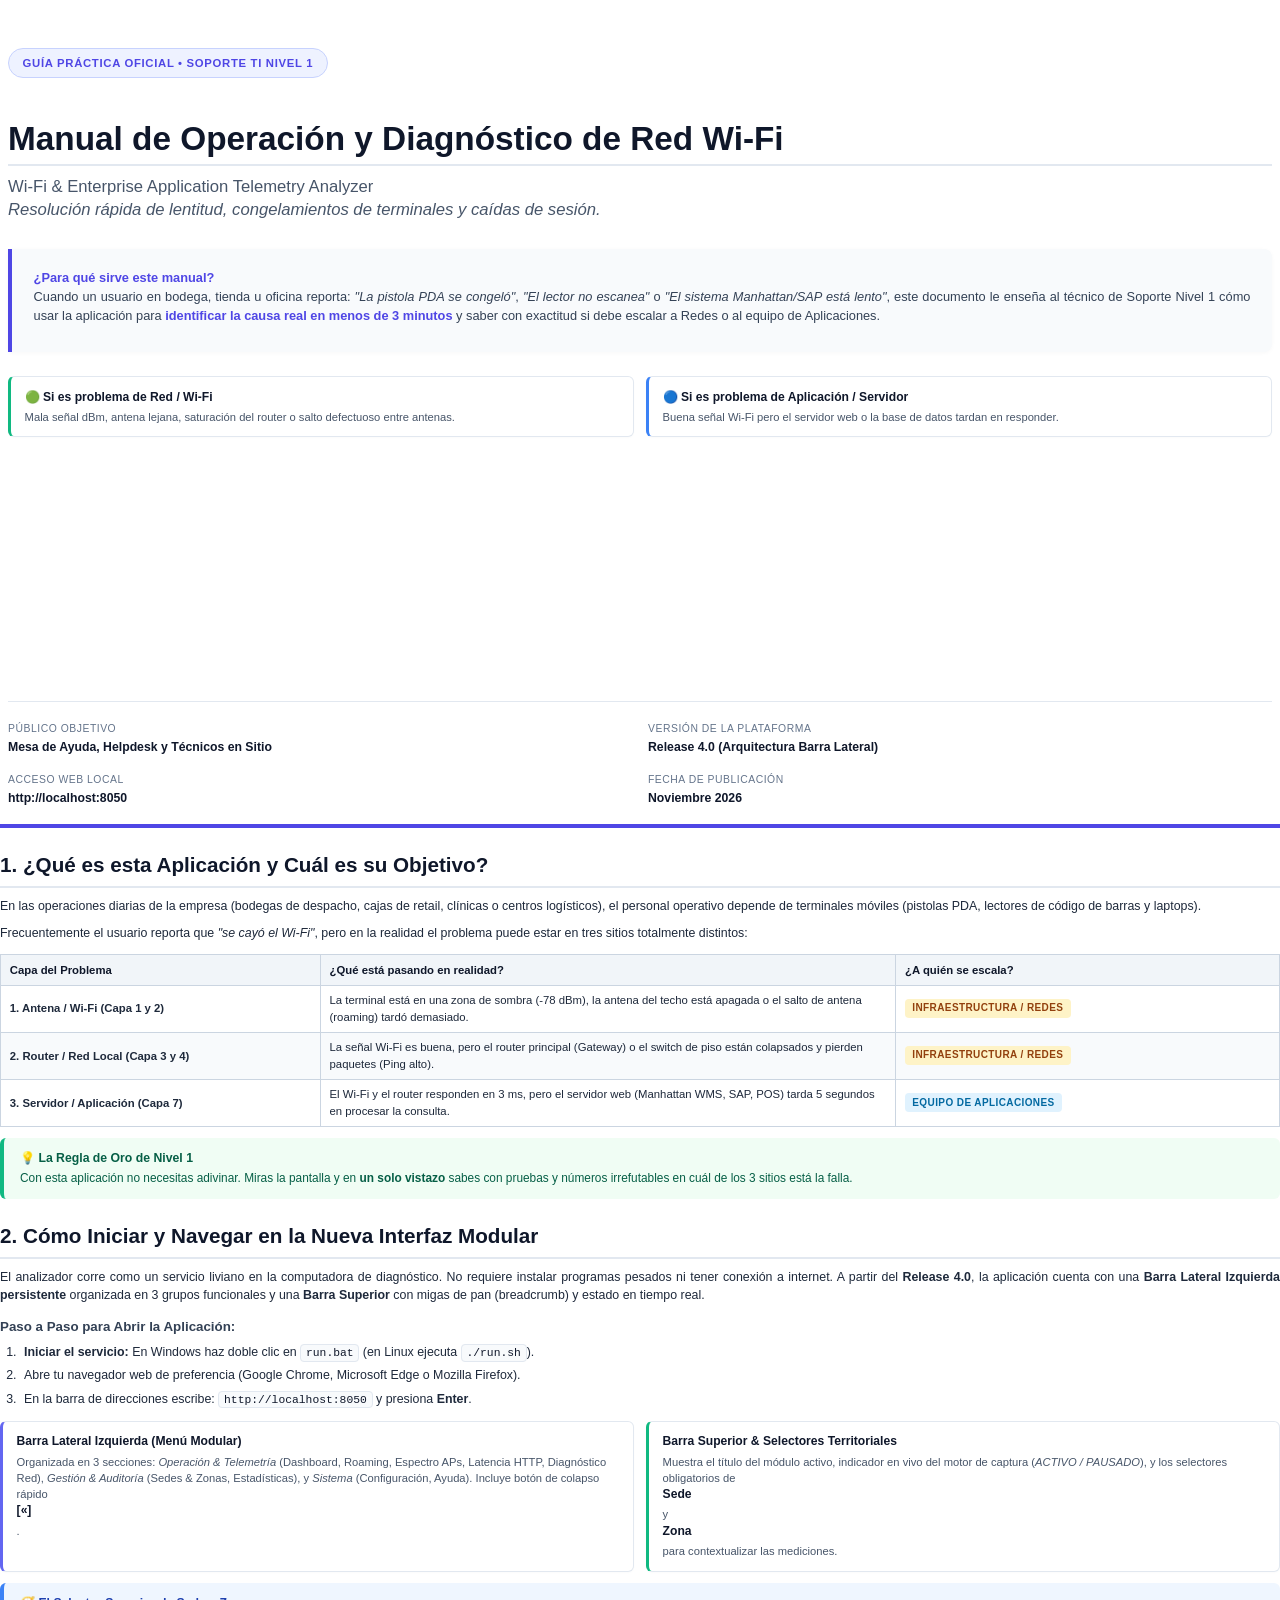
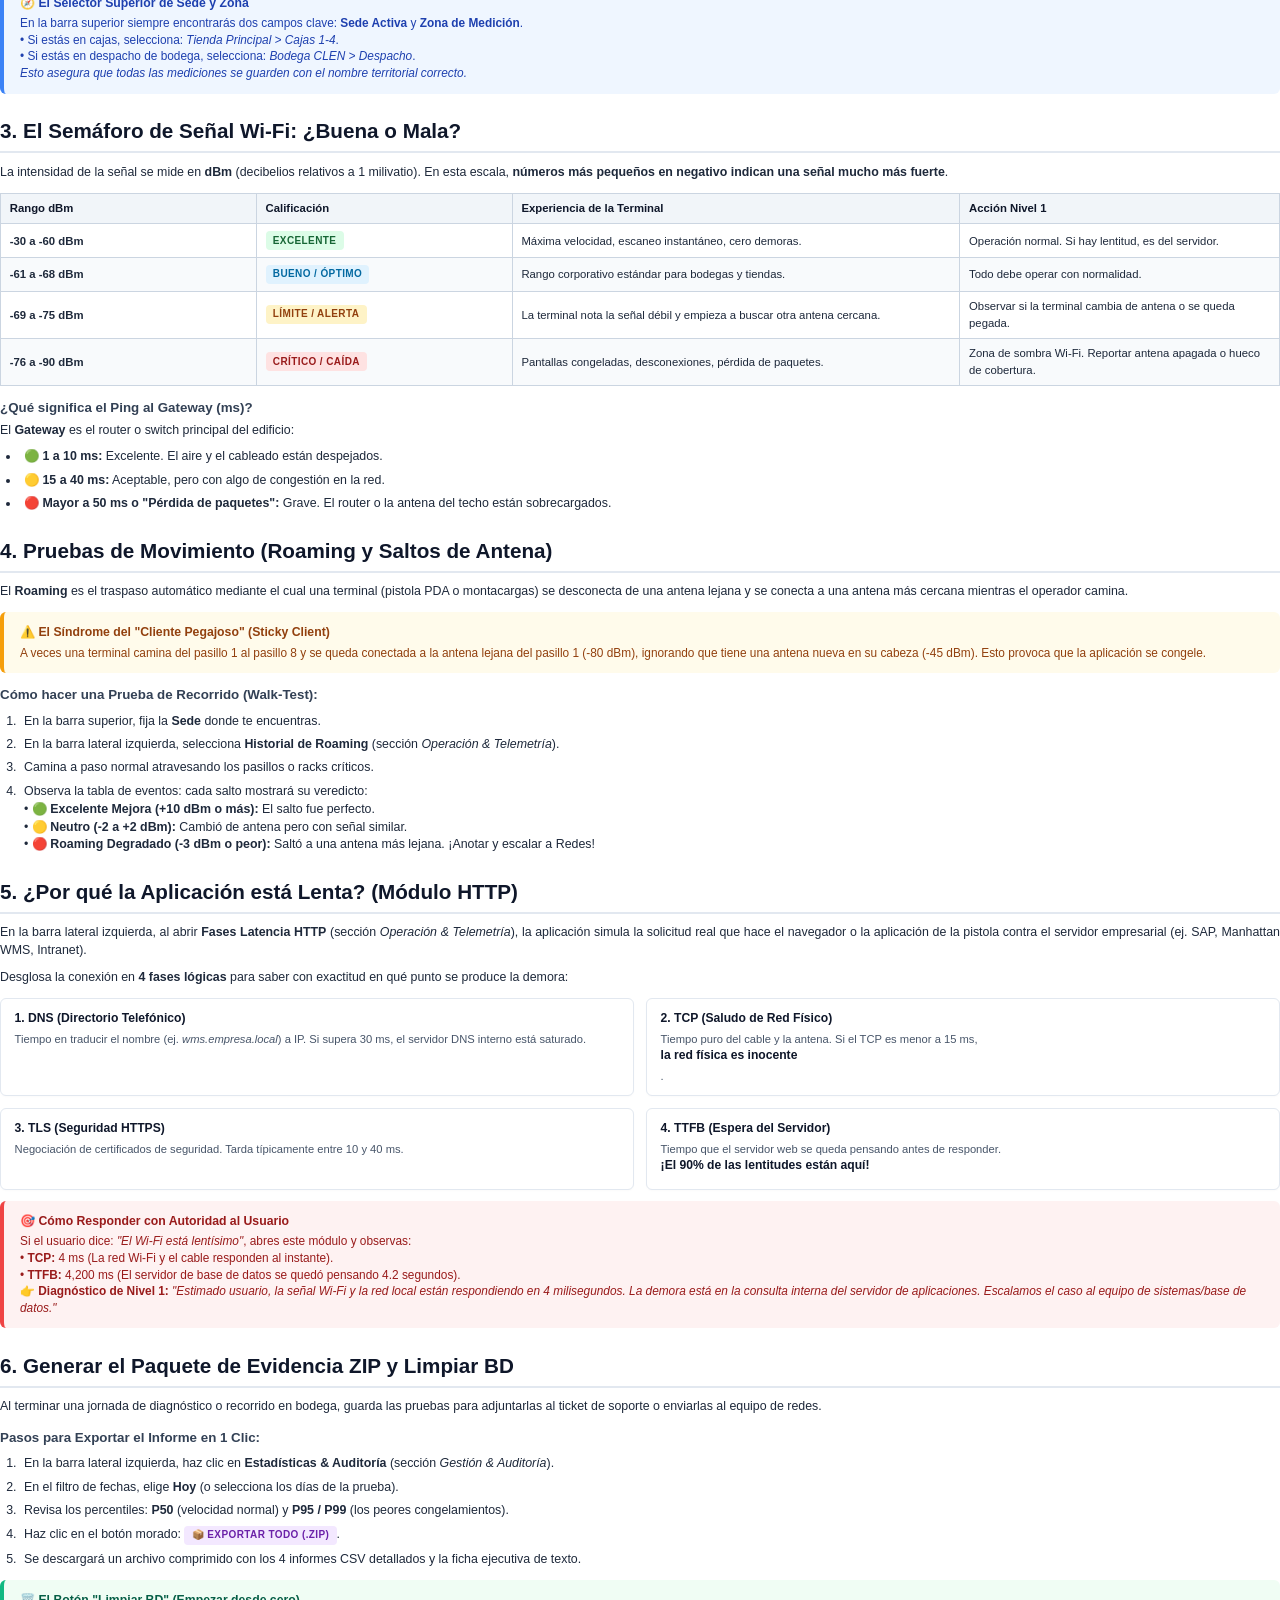
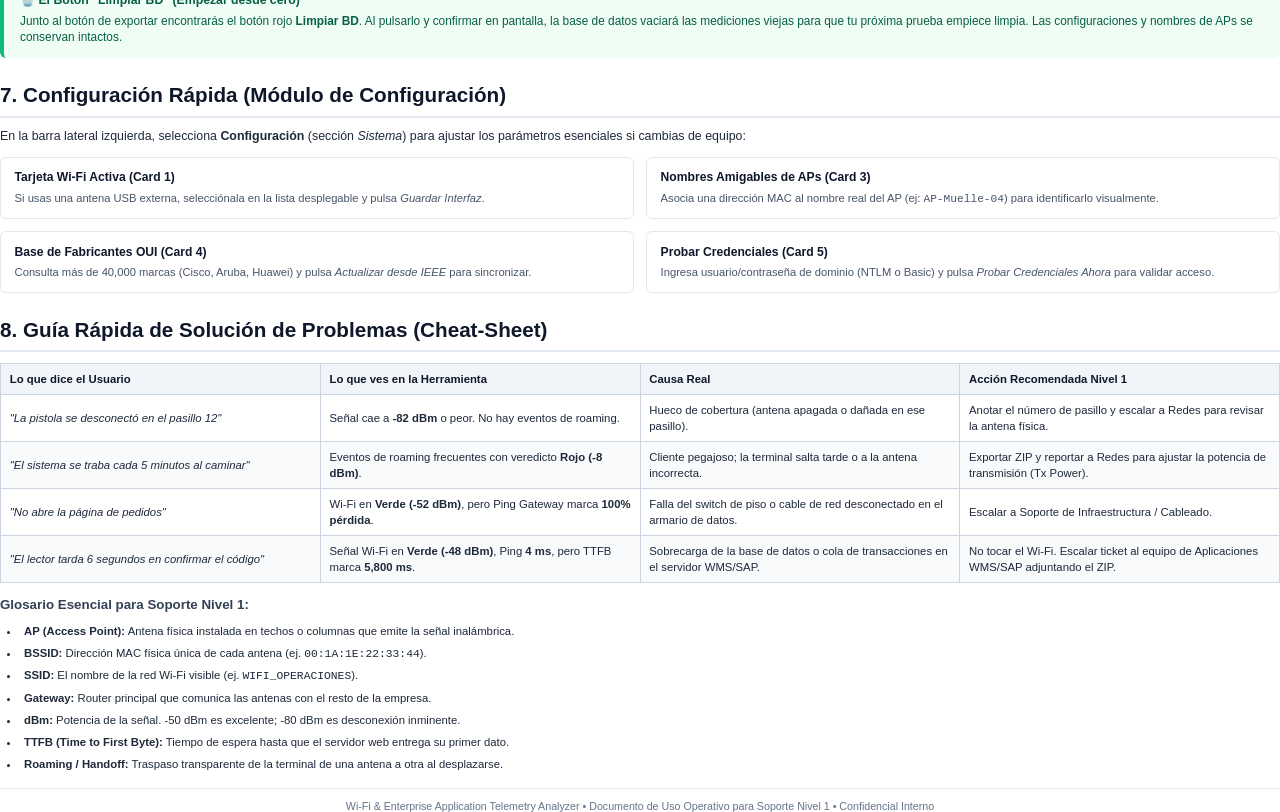
<file: docs/manual_soporte_nivel1.html>
<!DOCTYPE html>
<html lang="es">
<head>
  <meta charset="UTF-8">
  <title>Manual de Usuario - Soporte Nivel 1 | Wi-Fi Roaming & Enterprise Analyzer</title>
  <style>
    @page {
      size: letter;
      margin: 14mm 16mm 14mm 16mm;
      @bottom-right {
        content: "Página " counter(page);
        font-family: 'Segoe UI', Roboto, Helvetica, Arial, sans-serif;
        font-size: 8pt;
        color: #64748b;
      }
      @bottom-left {
        content: "Wi-Fi & Enterprise Telemetry Analyzer • Manual Soporte Nivel 1";
        font-family: 'Segoe UI', Roboto, Helvetica, Arial, sans-serif;
        font-size: 8pt;
        color: #64748b;
      }
    }

    * {
      box-sizing: border-box;
      margin: 0;
      padding: 0;
    }

    body {
      font-family: 'Segoe UI', Roboto, -apple-system, BlinkMacSystemFont, Arial, sans-serif;
      font-size: 9.3pt;
      line-height: 1.44;
      color: #1e293b;
      background: #ffffff;
    }

    /* Cover Page */
    .cover-page {
      page-break-after: always;
      display: flex;
      flex-direction: column;
      justify-content: space-between;
      height: 92vh;
      padding: 1.5rem 0.5rem 0.5rem 0.5rem;
      border-bottom: 4px solid #4f46e5;
    }

    .cover-top {
      margin-top: 1.5rem;
    }

    .badge-doc {
      display: inline-block;
      padding: 0.35rem 0.85rem;
      background: #eef2ff;
      color: #4f46e5;
      font-weight: 700;
      font-size: 8.5pt;
      border-radius: 9999px;
      text-transform: uppercase;
      letter-spacing: 0.06em;
      margin-bottom: 1.25rem;
      border: 1px solid #c7d2fe;
    }

    .cover-title {
      font-size: 25pt;
      font-weight: 800;
      line-height: 1.15;
      color: #0f172a;
      margin-bottom: 0.65rem;
    }

    .cover-subtitle {
      font-size: 12.5pt;
      font-weight: 400;
      color: #475569;
      line-height: 1.35;
      margin-bottom: 1.75rem;
    }

    .cover-highlight-box {
      background: #f8fafc;
      border-left: 4px solid #4f46e5;
      border-radius: 0 8px 8px 0;
      padding: 1.15rem 1.35rem;
      margin-bottom: 1.5rem;
      box-shadow: 0 1px 4px rgba(0,0,0,0.03);
    }

    .cover-highlight-box p {
      font-size: 9.6pt;
      color: #334155;
      line-height: 1.5;
    }

    .cover-highlight-box strong {
      color: #4f46e5;
    }

    .cover-meta {
      display: grid;
      grid-template-columns: 1fr 1fr;
      gap: 1rem;
      border-top: 1px solid #e2e8f0;
      padding-top: 1.25rem;
      margin-bottom: 0.5rem;
    }

    .meta-item {
      font-size: 8.8pt;
    }

    .meta-item span {
      display: block;
      color: #64748b;
      font-size: 7.8pt;
      text-transform: uppercase;
      letter-spacing: 0.05em;
      margin-bottom: 0.15rem;
    }

    .meta-item strong {
      color: #0f172a;
      font-size: 9.2pt;
    }

    /* Headings */
    h1 {
      font-size: 15.5pt;
      font-weight: 800;
      color: #0f172a;
      border-bottom: 2px solid #e2e8f0;
      padding-bottom: 0.35rem;
      margin-top: 1.4rem;
      margin-bottom: 0.65rem;
      page-break-after: avoid;
    }

    h2 {
      font-size: 11.5pt;
      font-weight: 700;
      color: #1e1b4b;
      margin-top: 1rem;
      margin-bottom: 0.45rem;
      page-break-after: avoid;
    }

    h3 {
      font-size: 10pt;
      font-weight: 700;
      color: #334155;
      margin-top: 0.75rem;
      margin-bottom: 0.3rem;
      page-break-after: avoid;
    }

    p {
      margin-bottom: 0.55rem;
      text-align: justify;
    }

    /* Callout & Tips */
    .callout {
      border-radius: 6px;
      padding: 0.75rem 1rem;
      margin: 0.7rem 0;
      page-break-inside: avoid;
      font-size: 8.9pt;
      line-height: 1.4;
    }

    .callout-info {
      background: #eff6ff;
      border-left: 4px solid #3b82f6;
      color: #1e40af;
    }

    .callout-tip {
      background: #f0fdf4;
      border-left: 4px solid #10b981;
      color: #065f46;
    }

    .callout-warning {
      background: #fffbeb;
      border-left: 4px solid #f59e0b;
      color: #92400e;
    }

    .callout-danger {
      background: #fef2f2;
      border-left: 4px solid #ef4444;
      color: #991b1b;
    }

    .callout-title {
      font-weight: 700;
      font-size: 9.2pt;
      margin-bottom: 0.2rem;
      display: flex;
      align-items: center;
      gap: 0.35rem;
    }

    /* Tables */
    table {
      width: 100%;
      border-collapse: collapse;
      margin: 0.7rem 0;
      font-size: 8.5pt;
      page-break-inside: avoid;
    }

    th, td {
      border: 1px solid #cbd5e1;
      padding: 0.42rem 0.55rem;
      text-align: left;
      vertical-align: middle;
    }

    th {
      background: #f1f5f9;
      font-weight: 700;
      color: #0f172a;
    }

    tr:nth-child(even) {
      background: #f8fafc;
    }

    /* Badges */
    .badge {
      display: inline-block;
      padding: 0.15rem 0.45rem;
      border-radius: 4px;
      font-size: 7.5pt;
      font-weight: 700;
      text-transform: uppercase;
      letter-spacing: 0.04em;
    }

    .badge-green { background: #dcfce7; color: #166534; }
    .badge-blue  { background: #e0f2fe; color: #0369a1; }
    .badge-amber { background: #fef3c7; color: #92400e; }
    .badge-red   { background: #fee2e2; color: #991b1b; }
    .badge-purple{ background: #f3e8ff; color: #6b21a8; }

    /* Numbered Step Lists */
    .step-list {
      margin: 0.5rem 0 0.75rem 1.25rem;
    }

    .step-list li {
      margin-bottom: 0.35rem;
      padding-left: 0.25rem;
    }

    /* Cards & Layout Containers */
    .card-grid {
      display: grid;
      grid-template-columns: 1fr 1fr;
      gap: 0.75rem;
      margin: 0.7rem 0;
      page-break-inside: avoid;
    }

    .mini-card {
      background: #ffffff;
      border: 1px solid #e2e8f0;
      border-radius: 6px;
      padding: 0.7rem 0.85rem;
      box-shadow: 0 1px 2px rgba(0,0,0,0.02);
    }

    .mini-card strong {
      display: block;
      color: #0f172a;
      font-size: 9.1pt;
      margin-bottom: 0.2rem;
    }

    .mini-card p {
      font-size: 8.4pt;
      color: #475569;
      margin: 0;
      text-align: left;
    }

    .code-snippet {
      font-family: Consolas, 'Courier New', monospace;
      font-size: 8.5pt;
      background: #f8fafc;
      border: 1px solid #e2e8f0;
      padding: 0.1rem 0.3rem;
      border-radius: 4px;
      color: #0f172a;
    }

    .page-break {
      page-break-before: always;
    }
  </style>
</head>
<body>

  <!-- ==================== PORTADA ==================== -->
  <div class="cover-page">
    <div class="cover-top">
      <span class="badge-doc">Guía Práctica Oficial • Soporte TI Nivel 1</span>
      <h1 class="cover-title">Manual de Operación y Diagnóstico de Red Wi-Fi</h1>
      <p class="cover-subtitle">
        Wi-Fi &amp; Enterprise Application Telemetry Analyzer<br>
        <em>Resolución rápida de lentitud, congelamientos de terminales y caídas de sesión.</em>
      </p>

      <div class="cover-highlight-box">
        <p>
          <strong>¿Para qué sirve este manual?</strong><br>
          Cuando un usuario en bodega, tienda u oficina reporta: <em>"La pistola PDA se congeló"</em>, <em>"El lector no escanea"</em> o <em>"El sistema Manhattan/SAP está lento"</em>, este documento le enseña al técnico de Soporte Nivel 1 cómo usar la aplicación para <strong>identificar la causa real en menos de 3 minutos</strong> y saber con exactitud si debe escalar a Redes o al equipo de Aplicaciones.
        </p>
      </div>

      <div class="card-grid" style="margin-top: 1.25rem;">
        <div class="mini-card" style="border-left: 3px solid #10b981;">
          <strong>🟢 Si es problema de Red / Wi-Fi</strong>
          <p>Mala señal dBm, antena lejana, saturación del router o salto defectuoso entre antenas.</p>
        </div>
        <div class="mini-card" style="border-left: 3px solid #3b82f6;">
          <strong>🔵 Si es problema de Aplicación / Servidor</strong>
          <p>Buena señal Wi-Fi pero el servidor web o la base de datos tardan en responder.</p>
        </div>
      </div>
    </div>

    <div class="cover-meta">
      <div class="meta-item">
        <span>Público Objetivo</span>
        <strong>Mesa de Ayuda, Helpdesk y Técnicos en Sitio</strong>
      </div>
      <div class="meta-item">
        <span>Versión de la Plataforma</span>
        <strong>Release 4.0 (Arquitectura Barra Lateral)</strong>
      </div>
      <div class="meta-item">
        <span>Acceso Web Local</span>
        <strong>http://localhost:8050</strong>
      </div>
      <div class="meta-item">
        <span>Fecha de Publicación</span>
        <strong>Noviembre 2026</strong>
      </div>
    </div>
  </div>

  <!-- ==================== PÁGINA 2 ==================== -->
  <h1>1. ¿Qué es esta Aplicación y Cuál es su Objetivo?</h1>
  <p>
    En las operaciones diarias de la empresa (bodegas de despacho, cajas de retail, clínicas o centros logísticos), el personal operativo depende de terminales móviles (pistolas PDA, lectores de código de barras y laptops). 
  </p>
  <p>
    Frecuentemente el usuario reporta que <em>"se cayó el Wi-Fi"</em>, pero en la realidad el problema puede estar en tres sitios totalmente distintos:
  </p>

  <table>
    <thead>
      <tr>
        <th style="width: 25%;">Capa del Problema</th>
        <th style="width: 45%;">¿Qué está pasando en realidad?</th>
        <th style="width: 30%;">¿A quién se escala?</th>
      </tr>
    </thead>
    <tbody>
      <tr>
        <td><strong>1. Antena / Wi-Fi (Capa 1 y 2)</strong></td>
        <td>La terminal está en una zona de sombra (-78 dBm), la antena del techo está apagada o el salto de antena (roaming) tardó demasiado.</td>
        <td><span class="badge badge-amber">Infraestructura / Redes</span></td>
      </tr>
      <tr>
        <td><strong>2. Router / Red Local (Capa 3 y 4)</strong></td>
        <td>La señal Wi-Fi es buena, pero el router principal (Gateway) o el switch de piso están colapsados y pierden paquetes (Ping alto).</td>
        <td><span class="badge badge-amber">Infraestructura / Redes</span></td>
      </tr>
      <tr>
        <td><strong>3. Servidor / Aplicación (Capa 7)</strong></td>
        <td>El Wi-Fi y el router responden en 3 ms, pero el servidor web (Manhattan WMS, SAP, POS) tarda 5 segundos en procesar la consulta.</td>
        <td><span class="badge badge-blue">Equipo de Aplicaciones</span></td>
      </tr>
    </tbody>
  </table>

  <div class="callout callout-tip">
    <div class="callout-title">💡 La Regla de Oro de Nivel 1</div>
    Con esta aplicación no necesitas adivinar. Miras la pantalla y en <strong>un solo vistazo</strong> sabes con pruebas y números irrefutables en cuál de los 3 sitios está la falla.
  </div>

  <h1>2. Cómo Iniciar y Navegar en la Nueva Interfaz Modular</h1>
  
  <p>
    El analizador corre como un servicio liviano en la computadora de diagnóstico. No requiere instalar programas pesados ni tener conexión a internet. A partir del <strong>Release 4.0</strong>, la aplicación cuenta con una <strong>Barra Lateral Izquierda persistente</strong> organizada en 3 grupos funcionales y una <strong>Barra Superior</strong> con migas de pan (breadcrumb) y estado en tiempo real.
  </p>

  <h3>Paso a Paso para Abrir la Aplicación:</h3>
  <ol class="step-list">
    <li><strong>Iniciar el servicio:</strong> En Windows haz doble clic en <span class="code-snippet">run.bat</span> (en Linux ejecuta <span class="code-snippet">./run.sh</span>).</li>
    <li>Abre tu navegador web de preferencia (Google Chrome, Microsoft Edge o Mozilla Firefox).</li>
    <li>En la barra de direcciones escribe: <span class="code-snippet">http://localhost:8050</span> y presiona <strong>Enter</strong>.</li>
  </ol>

  <div class="card-grid" style="margin-top: 0.5rem; margin-bottom: 0.5rem;">
    <div class="mini-card" style="border-left: 3px solid #6366f1;">
      <strong>Barra Lateral Izquierda (Menú Modular)</strong>
      <p>Organizada en 3 secciones: <em>Operación &amp; Telemetría</em> (Dashboard, Roaming, Espectro APs, Latencia HTTP, Diagnóstico Red), <em>Gestión &amp; Auditoría</em> (Sedes &amp; Zonas, Estadísticas), y <em>Sistema</em> (Configuración, Ayuda). Incluye botón de colapso rápido <strong>[«]</strong>.</p>
    </div>
    <div class="mini-card" style="border-left: 3px solid #10b981;">
      <strong>Barra Superior &amp; Selectores Territoriales</strong>
      <p>Muestra el título del módulo activo, indicador en vivo del motor de captura (<em>ACTIVO / PAUSADO</em>), y los selectores obligatorios de <strong>Sede</strong> y <strong>Zona</strong> para contextualizar las mediciones.</p>
    </div>
  </div>

  <div class="callout callout-info">
    <div class="callout-title">🧭 El Selector Superior de Sede y Zona</div>
    En la barra superior siempre encontrarás dos campos clave: <strong>Sede Activa</strong> y <strong>Zona de Medición</strong>.
    <br>• Si estás en cajas, selecciona: <em>Tienda Principal &gt; Cajas 1-4</em>.
    <br>• Si estás en despacho de bodega, selecciona: <em>Bodega CLEN &gt; Despacho</em>.
    <br><em>Esto asegura que todas las mediciones se guarden con el nombre territorial correcto.</em>
  </div>

  <!-- ==================== PÁGINA 3 ==================== -->
  <div class="page-break"></div>
  <h1>3. El Semáforo de Señal Wi-Fi: ¿Buena o Mala?</h1>
  <p>
    La intensidad de la señal se mide en <strong>dBm</strong> (decibelios relativos a 1 milivatio). En esta escala, <strong>números más pequeños en negativo indican una señal mucho más fuerte</strong>.
  </p>

  <table>
    <thead>
      <tr>
        <th style="width: 20%;">Rango dBm</th>
        <th style="width: 20%;">Calificación</th>
        <th style="width: 35%;">Experiencia de la Terminal</th>
        <th style="width: 25%;">Acción Nivel 1</th>
      </tr>
    </thead>
    <tbody>
      <tr>
        <td><strong>-30 a -60 dBm</strong></td>
        <td><span class="badge badge-green">Excelente</span></td>
        <td>Máxima velocidad, escaneo instantáneo, cero demoras.</td>
        <td>Operación normal. Si hay lentitud, es del servidor.</td>
      </tr>
      <tr>
        <td><strong>-61 a -68 dBm</strong></td>
        <td><span class="badge badge-blue">Bueno / Óptimo</span></td>
        <td>Rango corporativo estándar para bodegas y tiendas.</td>
        <td>Todo debe operar con normalidad.</td>
      </tr>
      <tr>
        <td><strong>-69 a -75 dBm</strong></td>
        <td><span class="badge badge-amber">Límite / Alerta</span></td>
        <td>La terminal nota la señal débil y empieza a buscar otra antena cercana.</td>
        <td>Observar si la terminal cambia de antena o se queda pegada.</td>
      </tr>
      <tr>
        <td><strong>-76 a -90 dBm</strong></td>
        <td><span class="badge badge-red">Crítico / Caída</span></td>
        <td>Pantallas congeladas, desconexiones, pérdida de paquetes.</td>
        <td>Zona de sombra Wi-Fi. Reportar antena apagada o hueco de cobertura.</td>
      </tr>
    </tbody>
  </table>

  <h3>¿Qué significa el Ping al Gateway (ms)?</h3>
  <p>El <strong>Gateway</strong> es el router o switch principal del edificio:</p>
  <ul class="step-list">
    <li>🟢 <strong>1 a 10 ms:</strong> Excelente. El aire y el cableado están despejados.</li>
    <li>🟡 <strong>15 a 40 ms:</strong> Aceptable, pero con algo de congestión en la red.</li>
    <li>🔴 <strong>Mayor a 50 ms o "Pérdida de paquetes":</strong> Grave. El router o la antena del techo están sobrecargados.</li>
  </ul>

  <h1>4. Pruebas de Movimiento (Roaming y Saltos de Antena)</h1>
  <p>
    El <strong>Roaming</strong> es el traspaso automático mediante el cual una terminal (pistola PDA o montacargas) se desconecta de una antena lejana y se conecta a una antena más cercana mientras el operador camina.
  </p>

  <div class="callout callout-warning">
    <div class="callout-title">⚠️ El Síndrome del "Cliente Pegajoso" (Sticky Client)</div>
    A veces una terminal camina del pasillo 1 al pasillo 8 y se queda conectada a la antena lejana del pasillo 1 (-80 dBm), ignorando que tiene una antena nueva en su cabeza (-45 dBm). Esto provoca que la aplicación se congele.
  </div>

  <h3>Cómo hacer una Prueba de Recorrido (Walk-Test):</h3>
  <ol class="step-list">
    <li>En la barra superior, fija la <strong>Sede</strong> donde te encuentras.</li>
    <li>En la barra lateral izquierda, selecciona <strong>Historial de Roaming</strong> (sección <em>Operación &amp; Telemetría</em>).</li>
    <li>Camina a paso normal atravesando los pasillos o racks críticos.</li>
    <li>Observa la tabla de eventos: cada salto mostrará su veredicto:
      <br>• 🟢 <strong>Excelente Mejora (+10 dBm o más):</strong> El salto fue perfecto.
      <br>• 🟡 <strong>Neutro (-2 a +2 dBm):</strong> Cambió de antena pero con señal similar.
      <br>• 🔴 <strong>Roaming Degradado (-3 dBm o peor):</strong> Saltó a una antena más lejana. ¡Anotar y escalar a Redes!
    </li>
  </ol>

  <!-- ==================== PÁGINA 4 ==================== -->
  <div class="page-break"></div>
  <h1>5. ¿Por qué la Aplicación está Lenta? (Módulo HTTP)</h1>
  <p>
    En la barra lateral izquierda, al abrir <strong>Fases Latencia HTTP</strong> (sección <em>Operación &amp; Telemetría</em>), la aplicación simula la solicitud real que hace el navegador o la aplicación de la pistola contra el servidor empresarial (ej. SAP, Manhattan WMS, Intranet).
  </p>
  <p>
    Desglosa la conexión en <strong>4 fases lógicas</strong> para saber con exactitud en qué punto se produce la demora:
  </p>

  <div class="card-grid">
    <div class="mini-card">
      <strong>1. DNS (Directorio Telefónico)</strong>
      <p>Tiempo en traducir el nombre (ej. <em>wms.empresa.local</em>) a IP. Si supera 30 ms, el servidor DNS interno está saturado.</p>
    </div>
    <div class="mini-card">
      <strong>2. TCP (Saludo de Red Físico)</strong>
      <p>Tiempo puro del cable y la antena. Si el TCP es menor a 15 ms, <strong>la red física es inocente</strong>.</p>
    </div>
    <div class="mini-card">
      <strong>3. TLS (Seguridad HTTPS)</strong>
      <p>Negociación de certificados de seguridad. Tarda típicamente entre 10 y 40 ms.</p>
    </div>
    <div class="mini-card">
      <strong>4. TTFB (Espera del Servidor)</strong>
      <p>Tiempo que el servidor web se queda pensando antes de responder. <strong>¡El 90% de las lentitudes están aquí!</strong></p>
    </div>
  </div>

  <div class="callout callout-danger">
    <div class="callout-title">🎯 Cómo Responder con Autoridad al Usuario</div>
    Si el usuario dice: <em>"El Wi-Fi está lentísimo"</em>, abres este módulo y observas:<br>
    • <strong>TCP:</strong> 4 ms (La red Wi-Fi y el cable responden al instante).<br>
    • <strong>TTFB:</strong> 4,200 ms (El servidor de base de datos se quedó pensando 4.2 segundos).<br>
    👉 <strong>Diagnóstico de Nivel 1:</strong> <em>"Estimado usuario, la señal Wi-Fi y la red local están respondiendo en 4 milisegundos. La demora está en la consulta interna del servidor de aplicaciones. Escalamos el caso al equipo de sistemas/base de datos."</em>
  </div>

  <h1>6. Generar el Paquete de Evidencia ZIP y Limpiar BD</h1>
  <p>
    Al terminar una jornada de diagnóstico o recorrido en bodega, guarda las pruebas para adjuntarlas al ticket de soporte o enviarlas al equipo de redes.
  </p>

  <h3>Pasos para Exportar el Informe en 1 Clic:</h3>
  <ol class="step-list">
    <li>En la barra lateral izquierda, haz clic en <strong>Estadísticas &amp; Auditoría</strong> (sección <em>Gestión &amp; Auditoría</em>).</li>
    <li>En el filtro de fechas, elige <strong>Hoy</strong> (o selecciona los días de la prueba).</li>
    <li>Revisa los percentiles: <strong>P50</strong> (velocidad normal) y <strong>P95 / P99</strong> (los peores congelamientos).</li>
    <li>Haz clic en el botón morado: <span class="badge badge-purple">📦 Exportar Todo (.ZIP)</span>.</li>
    <li>Se descargará un archivo comprimido con los 4 informes CSV detallados y la ficha ejecutiva de texto.</li>
  </ol>

  <div class="callout callout-tip">
    <div class="callout-title">🗑️ El Botón "Limpiar BD" (Empezar desde cero)</div>
    Junto al botón de exportar encontrarás el botón rojo <strong>Limpiar BD</strong>. Al pulsarlo y confirmar en pantalla, la base de datos vaciará las mediciones viejas para que tu próxima prueba empiece limpia. Las configuraciones y nombres de APs se conservan intactos.
  </div>

  <!-- ==================== PÁGINA 5 ==================== -->
  <div class="page-break"></div>
  <h1>7. Configuración Rápida (Módulo de Configuración)</h1>
  <p>
    En la barra lateral izquierda, selecciona <strong>Configuración</strong> (sección <em>Sistema</em>) para ajustar los parámetros esenciales si cambias de equipo:
  </p>

  <div class="card-grid">
    <div class="mini-card">
      <strong>Tarjeta Wi-Fi Activa (Card 1)</strong>
      <p>Si usas una antena USB externa, selecciónala en la lista desplegable y pulsa <em>Guardar Interfaz</em>.</p>
    </div>
    <div class="mini-card">
      <strong>Nombres Amigables de APs (Card 3)</strong>
      <p>Asocia una dirección MAC al nombre real del AP (ej: <code>AP-Muelle-04</code>) para identificarlo visualmente.</p>
    </div>
    <div class="mini-card">
      <strong>Base de Fabricantes OUI (Card 4)</strong>
      <p>Consulta más de 40,000 marcas (Cisco, Aruba, Huawei) y pulsa <em>Actualizar desde IEEE</em> para sincronizar.</p>
    </div>
    <div class="mini-card">
      <strong>Probar Credenciales (Card 5)</strong>
      <p>Ingresa usuario/contraseña de dominio (NTLM o Basic) y pulsa <em>Probar Credenciales Ahora</em> para validar acceso.</p>
    </div>
  </div>

  <h1>8. Guía Rápida de Solución de Problemas (Cheat-Sheet)</h1>

  <table>
    <thead>
      <tr>
        <th style="width: 25%;">Lo que dice el Usuario</th>
        <th style="width: 25%;">Lo que ves en la Herramienta</th>
        <th style="width: 25%;">Causa Real</th>
        <th style="width: 25%;">Acción Recomendada Nivel 1</th>
      </tr>
    </thead>
    <tbody>
      <tr>
        <td><em>"La pistola se desconectó en el pasillo 12"</em></td>
        <td>Señal cae a <strong>-82 dBm</strong> o peor. No hay eventos de roaming.</td>
        <td>Hueco de cobertura (antena apagada o dañada en ese pasillo).</td>
        <td>Anotar el número de pasillo y escalar a Redes para revisar la antena física.</td>
      </tr>
      <tr>
        <td><em>"El sistema se traba cada 5 minutos al caminar"</em></td>
        <td>Eventos de roaming frecuentes con veredicto <strong>Rojo (-8 dBm)</strong>.</td>
        <td>Cliente pegajoso; la terminal salta tarde o a la antena incorrecta.</td>
        <td>Exportar ZIP y reportar a Redes para ajustar la potencia de transmisión (Tx Power).</td>
      </tr>
      <tr>
        <td><em>"No abre la página de pedidos"</em></td>
        <td>Wi-Fi en <strong>Verde (-52 dBm)</strong>, pero Ping Gateway marca <strong>100% pérdida</strong>.</td>
        <td>Falla del switch de piso o cable de red desconectado en el armario de datos.</td>
        <td>Escalar a Soporte de Infraestructura / Cableado.</td>
      </tr>
      <tr>
        <td><em>"El lector tarda 6 segundos en confirmar el código"</em></td>
        <td>Señal Wi-Fi en <strong>Verde (-48 dBm)</strong>, Ping <strong>4 ms</strong>, pero TTFB marca <strong>5,800 ms</strong>.</td>
        <td>Sobrecarga de la base de datos o cola de transacciones en el servidor WMS/SAP.</td>
        <td>No tocar el Wi-Fi. Escalar ticket al equipo de Aplicaciones WMS/SAP adjuntando el ZIP.</td>
      </tr>
    </tbody>
  </table>

  <h3>Glosario Esencial para Soporte Nivel 1:</h3>
  <ul class="step-list" style="font-size: 8.5pt;">
    <li><strong>AP (Access Point):</strong> Antena física instalada en techos o columnas que emite la señal inalámbrica.</li>
    <li><strong>BSSID:</strong> Dirección MAC física única de cada antena (ej. <code>00:1A:1E:22:33:44</code>).</li>
    <li><strong>SSID:</strong> El nombre de la red Wi-Fi visible (ej. <code>WIFI_OPERACIONES</code>).</li>
    <li><strong>Gateway:</strong> Router principal que comunica las antenas con el resto de la empresa.</li>
    <li><strong>dBm:</strong> Potencia de la señal. -50 dBm es excelente; -80 dBm es desconexión inminente.</li>
    <li><strong>TTFB (Time to First Byte):</strong> Tiempo de espera hasta que el servidor web entrega su primer dato.</li>
    <li><strong>Roaming / Handoff:</strong> Traspaso transparente de la terminal de una antena a otra al desplazarse.</li>
  </ul>

  <div style="margin-top: 1rem; text-align: center; border-top: 1px solid #e2e8f0; padding-top: 0.6rem; color: #64748b; font-size: 8pt;">
    Wi-Fi &amp; Enterprise Application Telemetry Analyzer • Documento de Uso Operativo para Soporte Nivel 1 • Confidencial Interno
  </div>

</body>
</html>
</file>
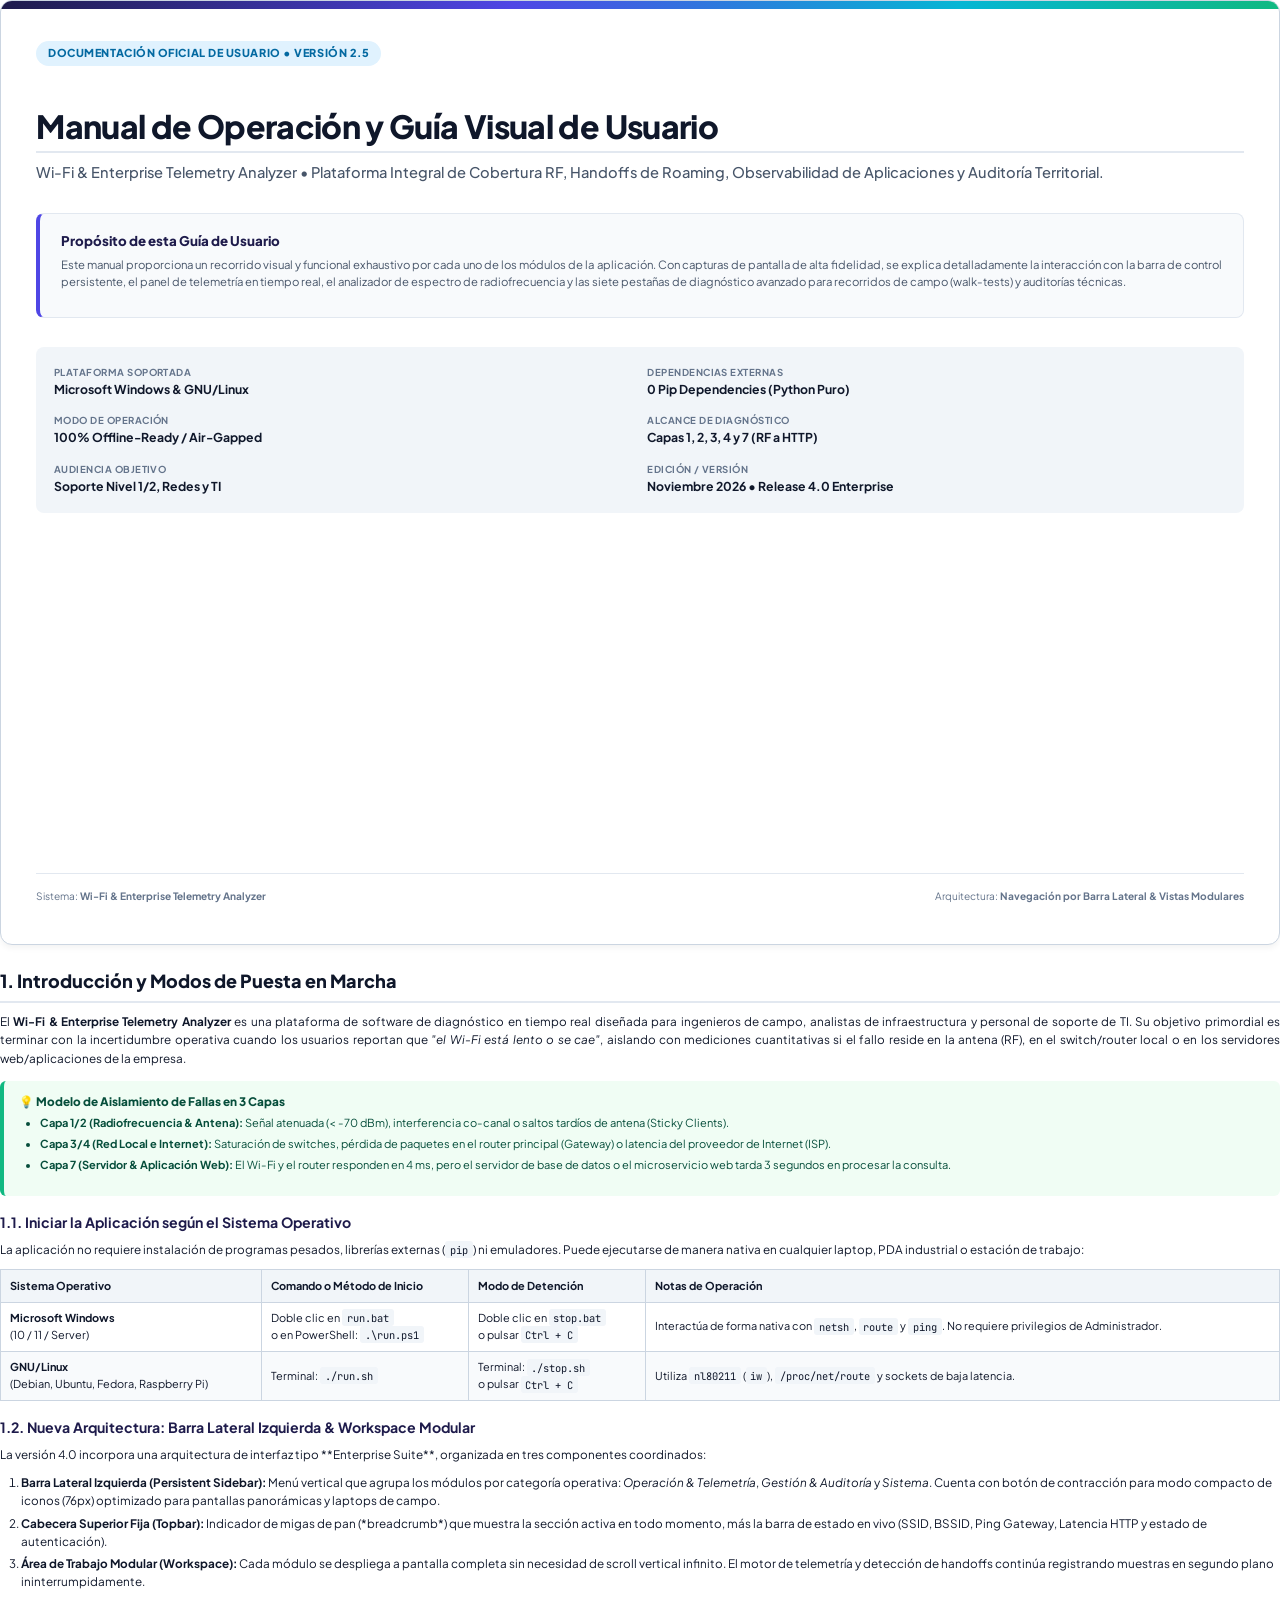
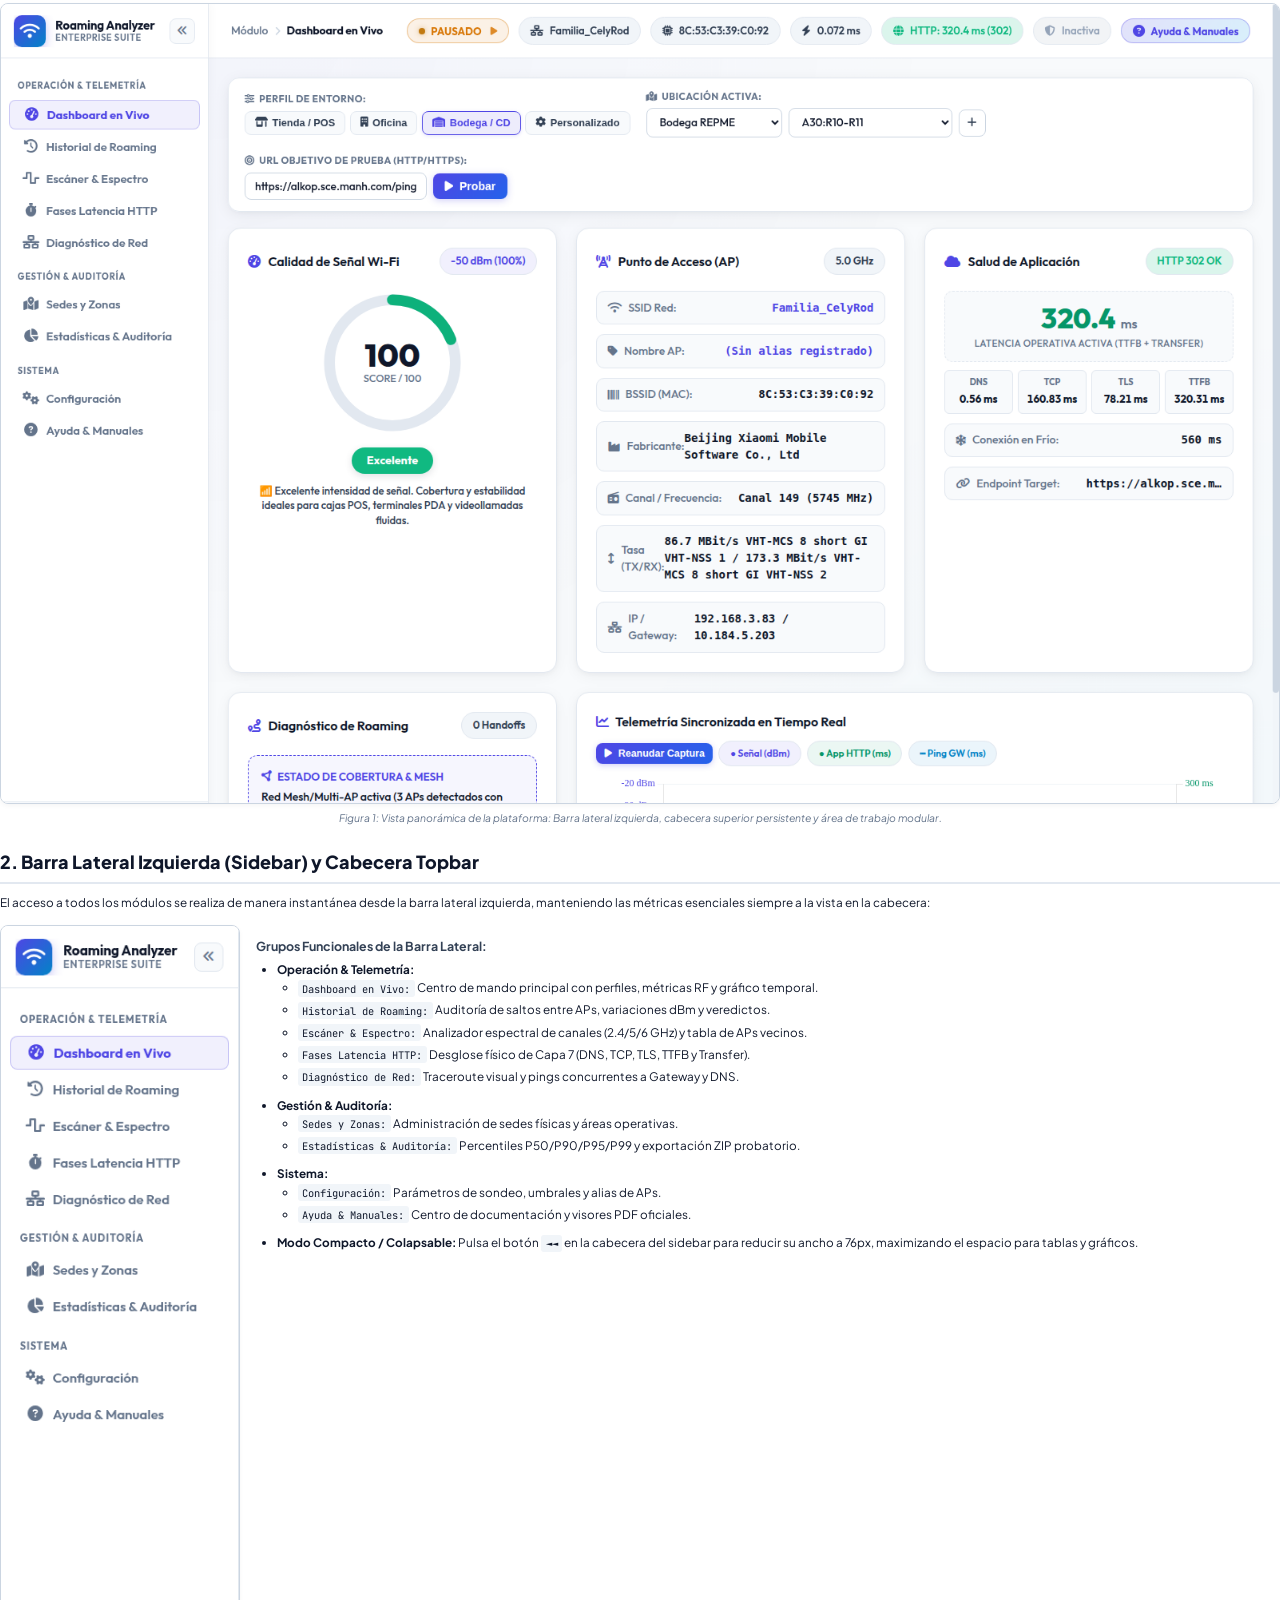
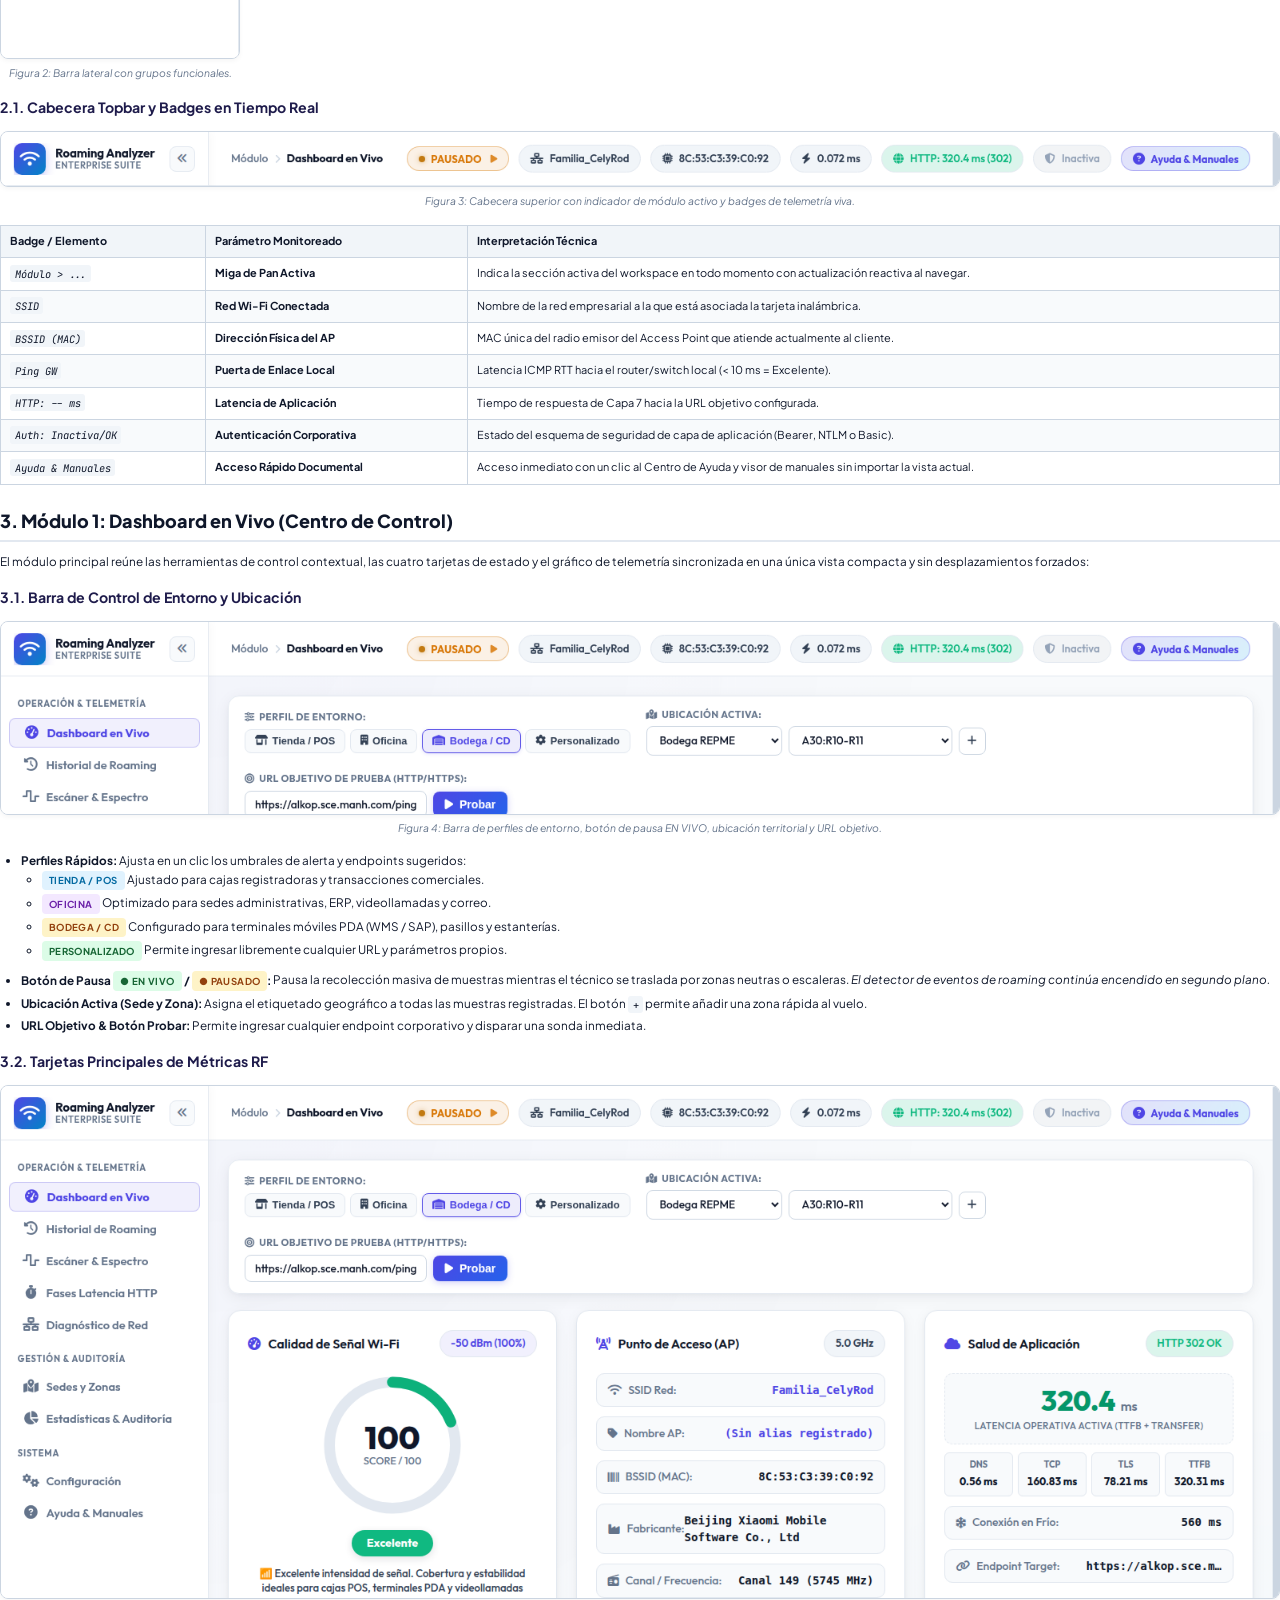
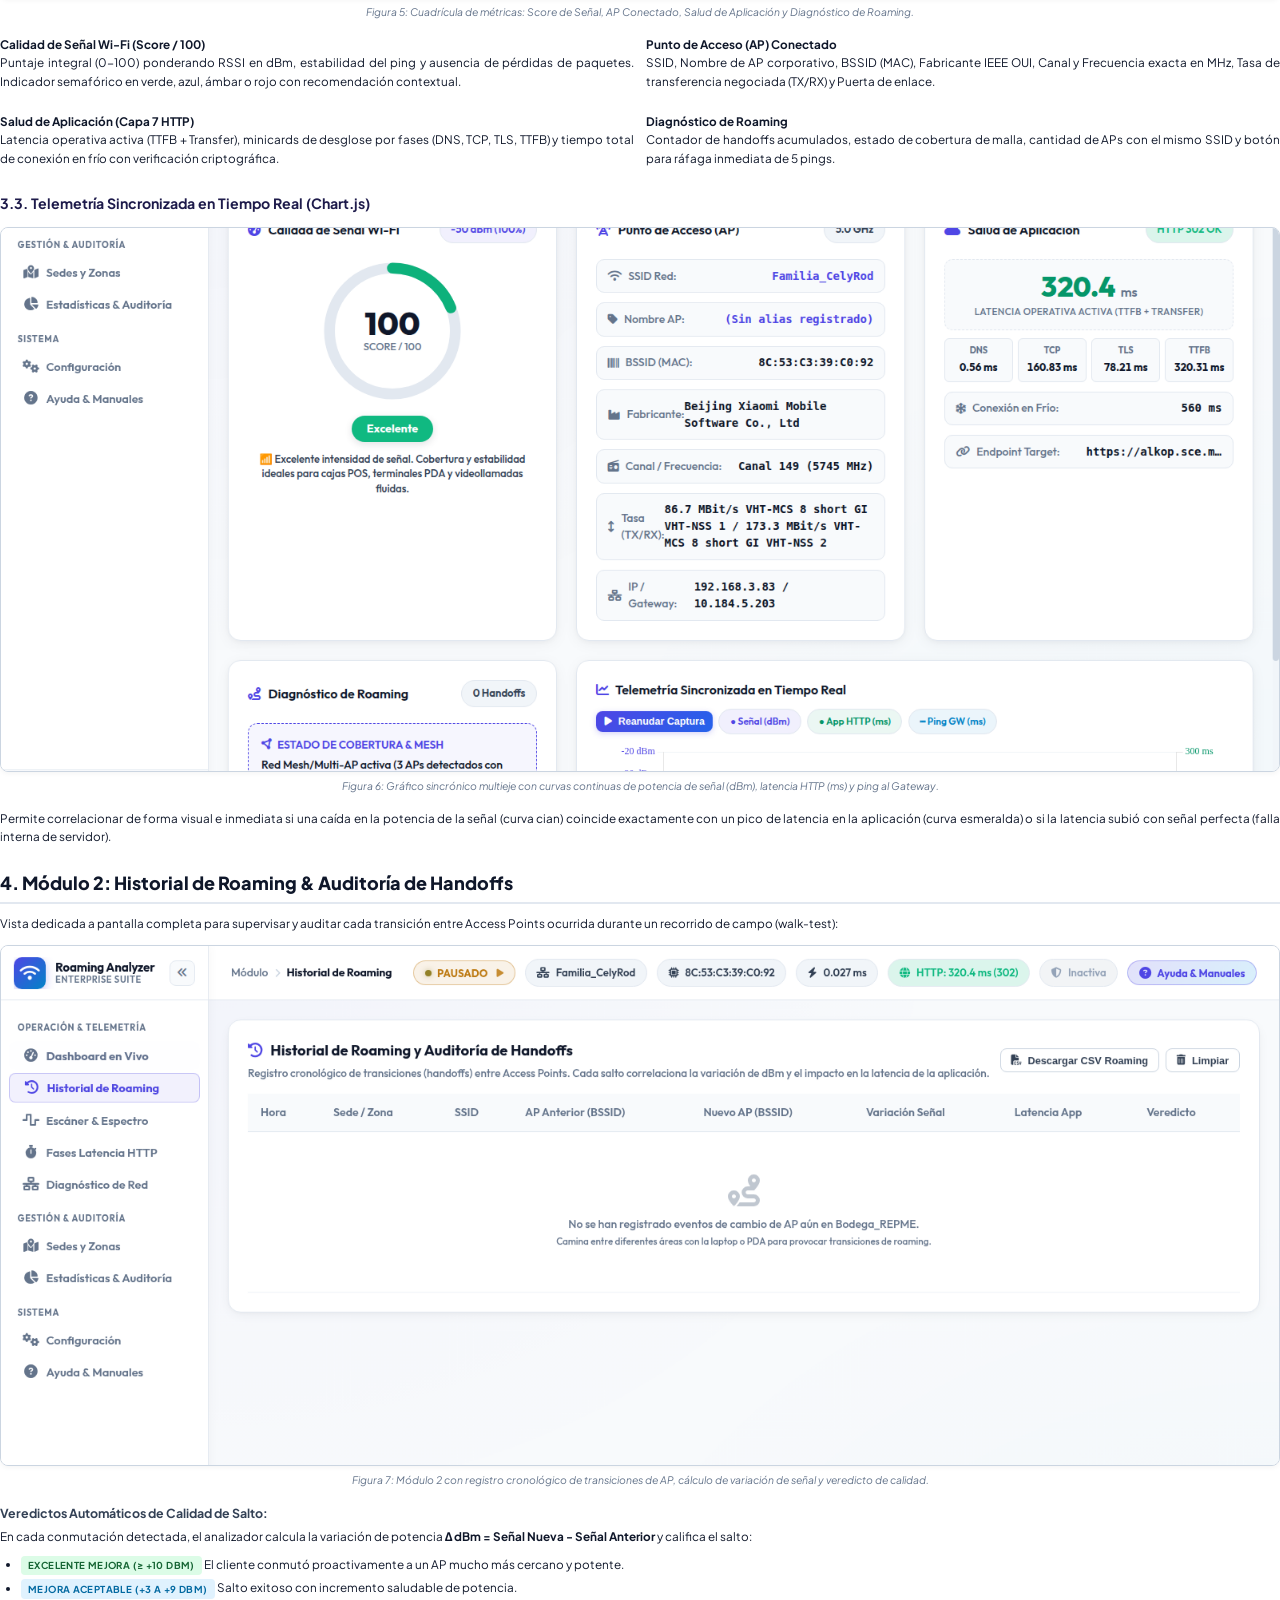
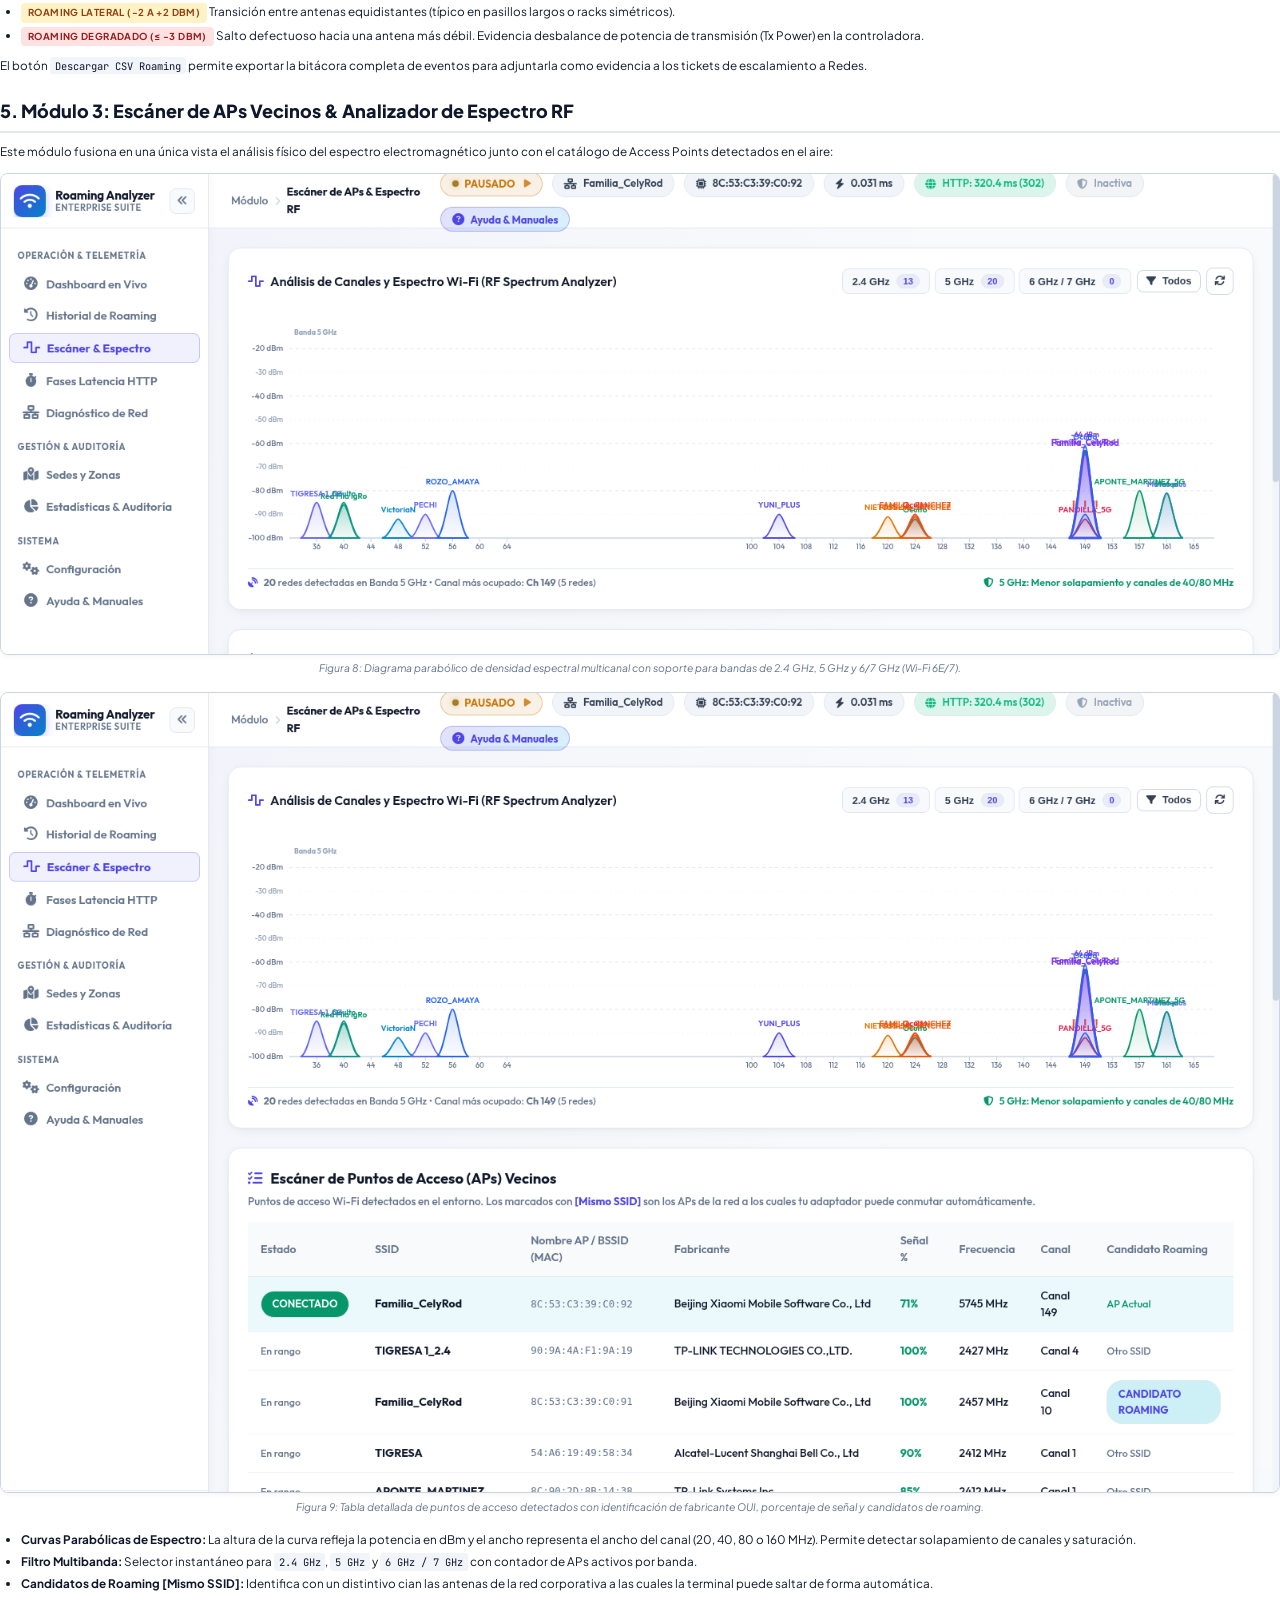
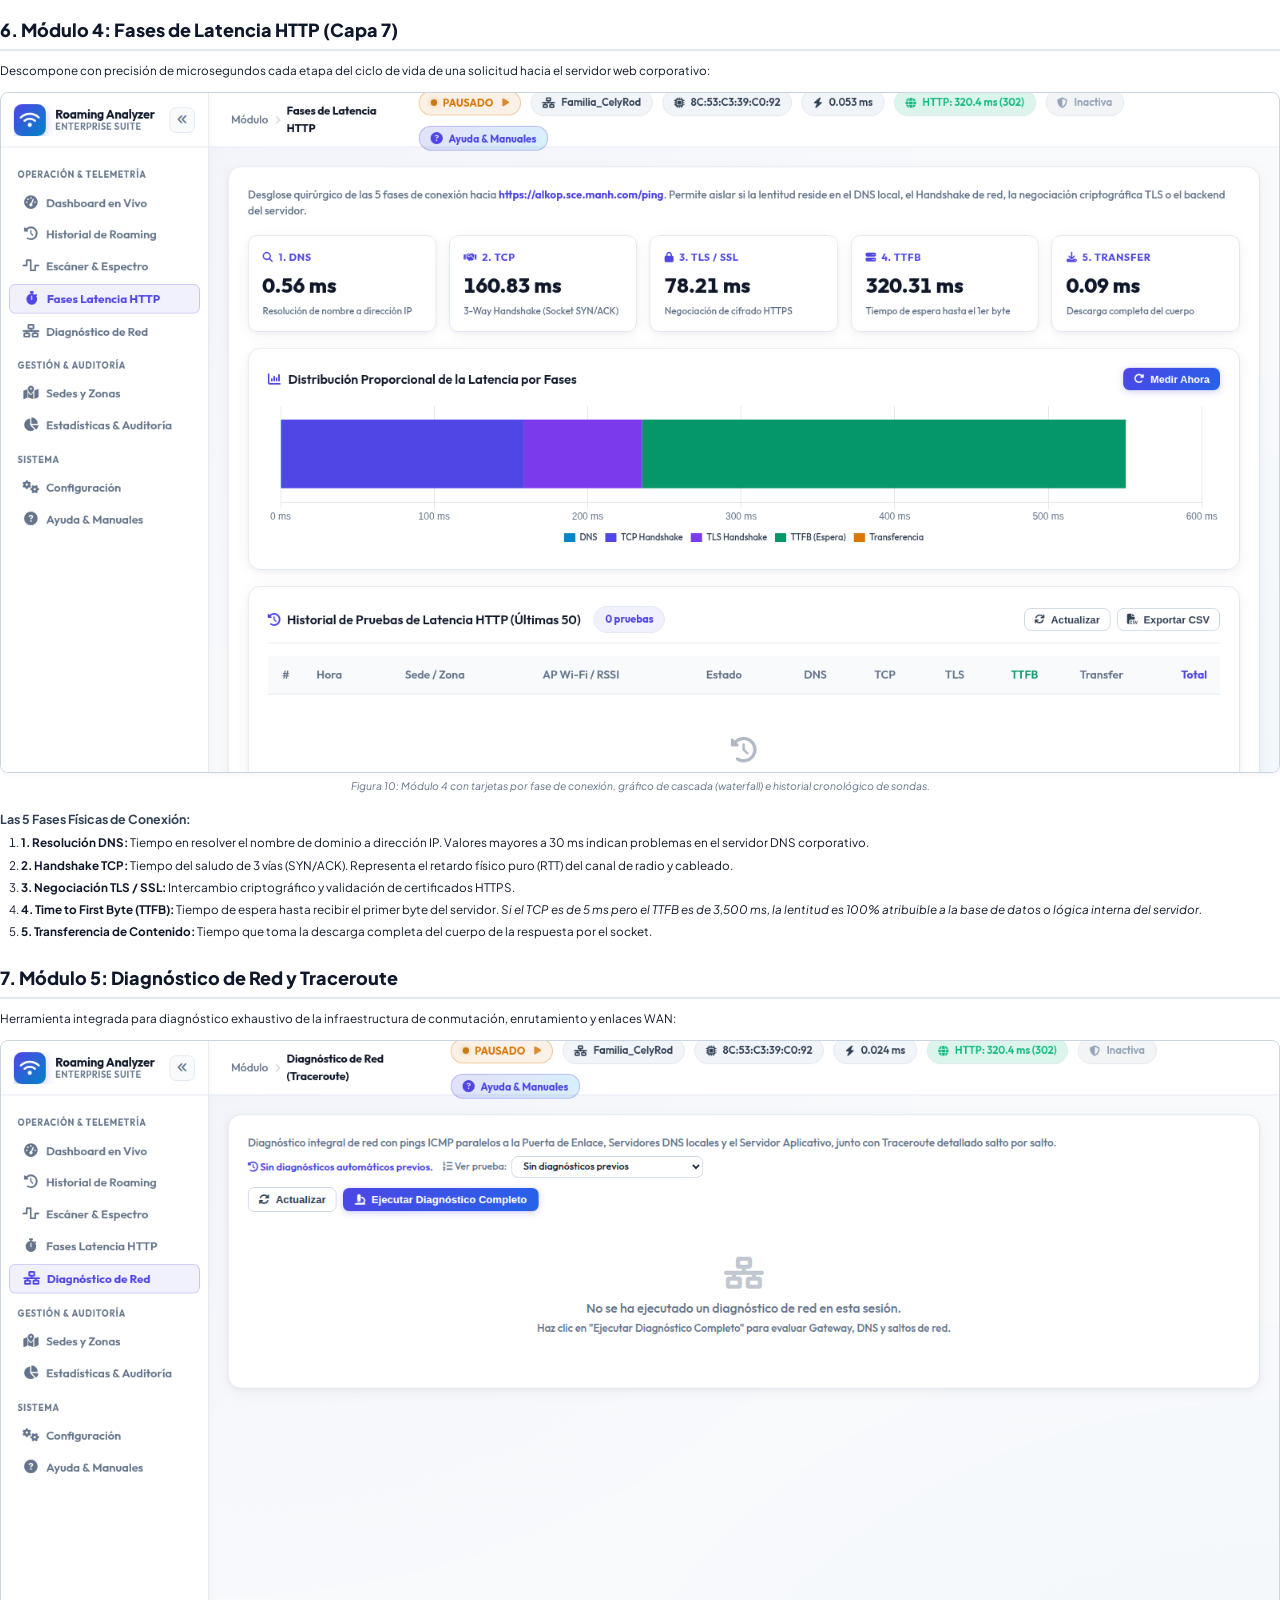
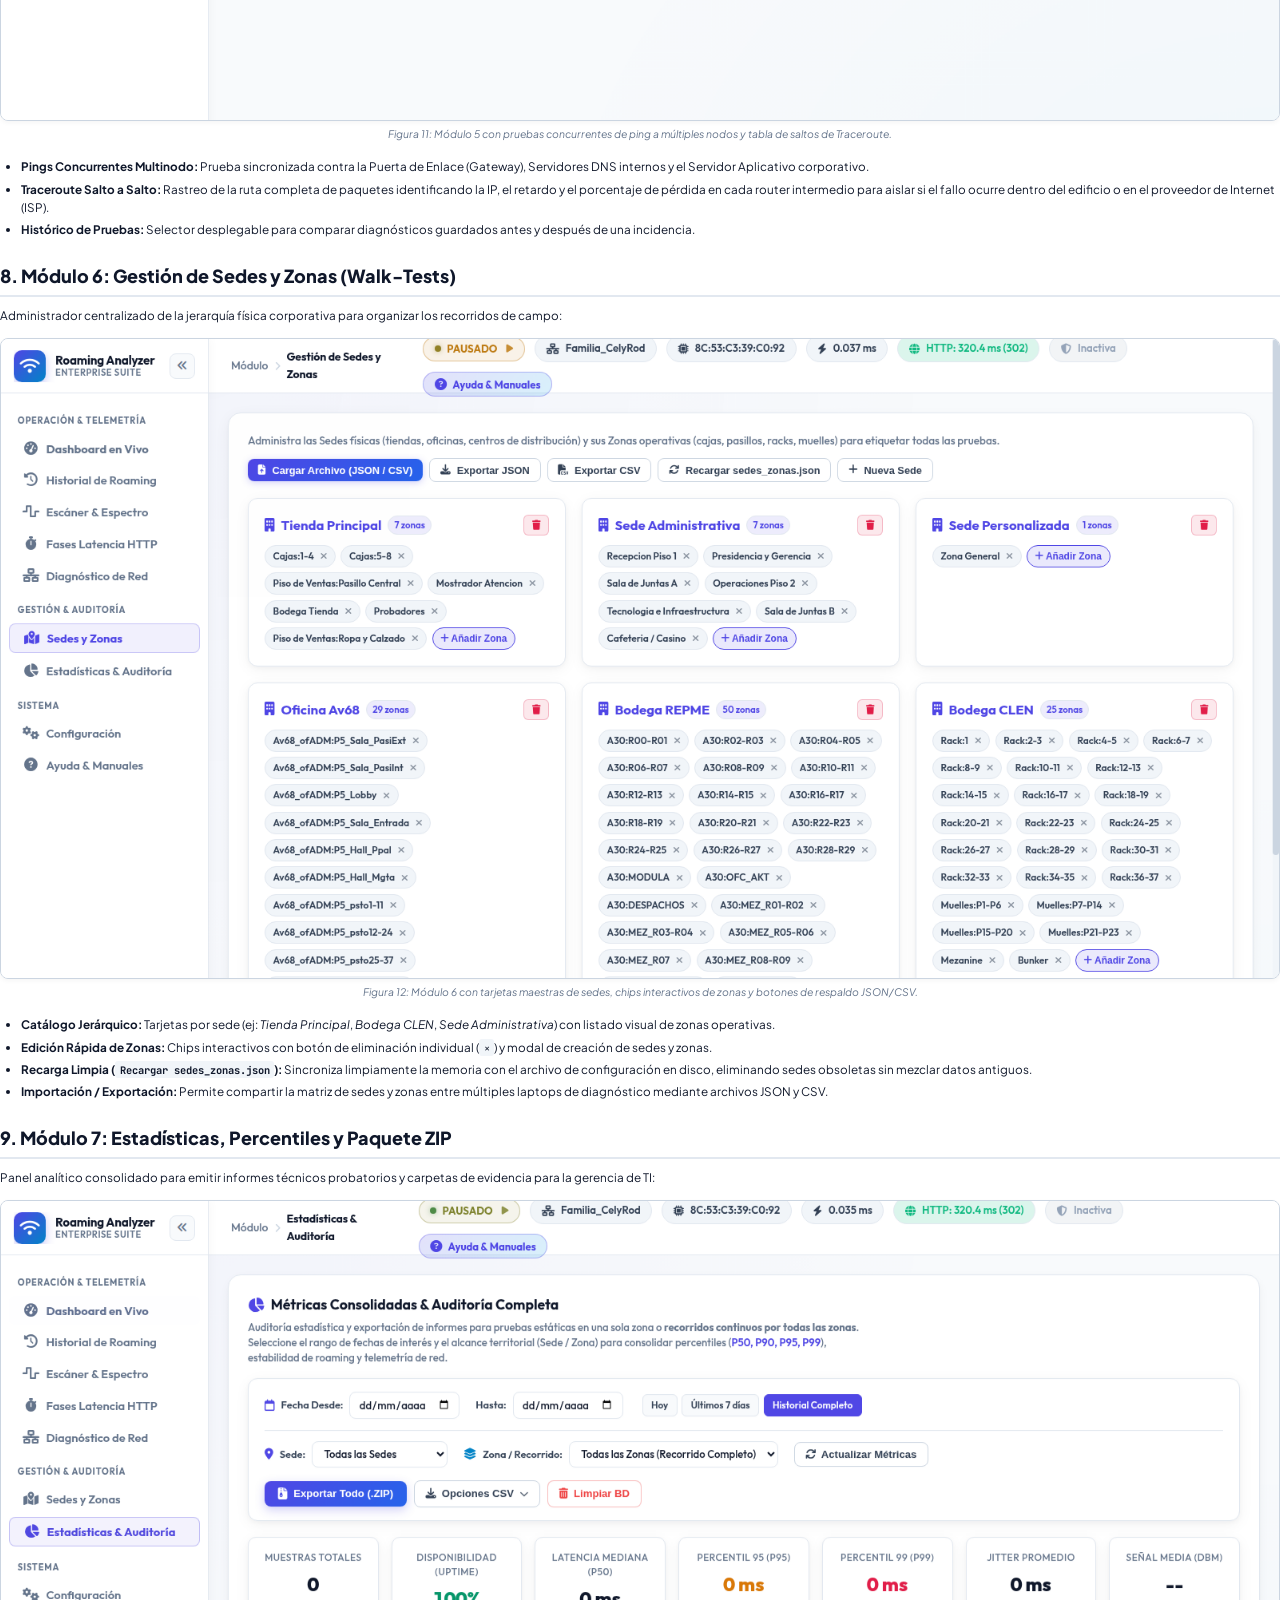
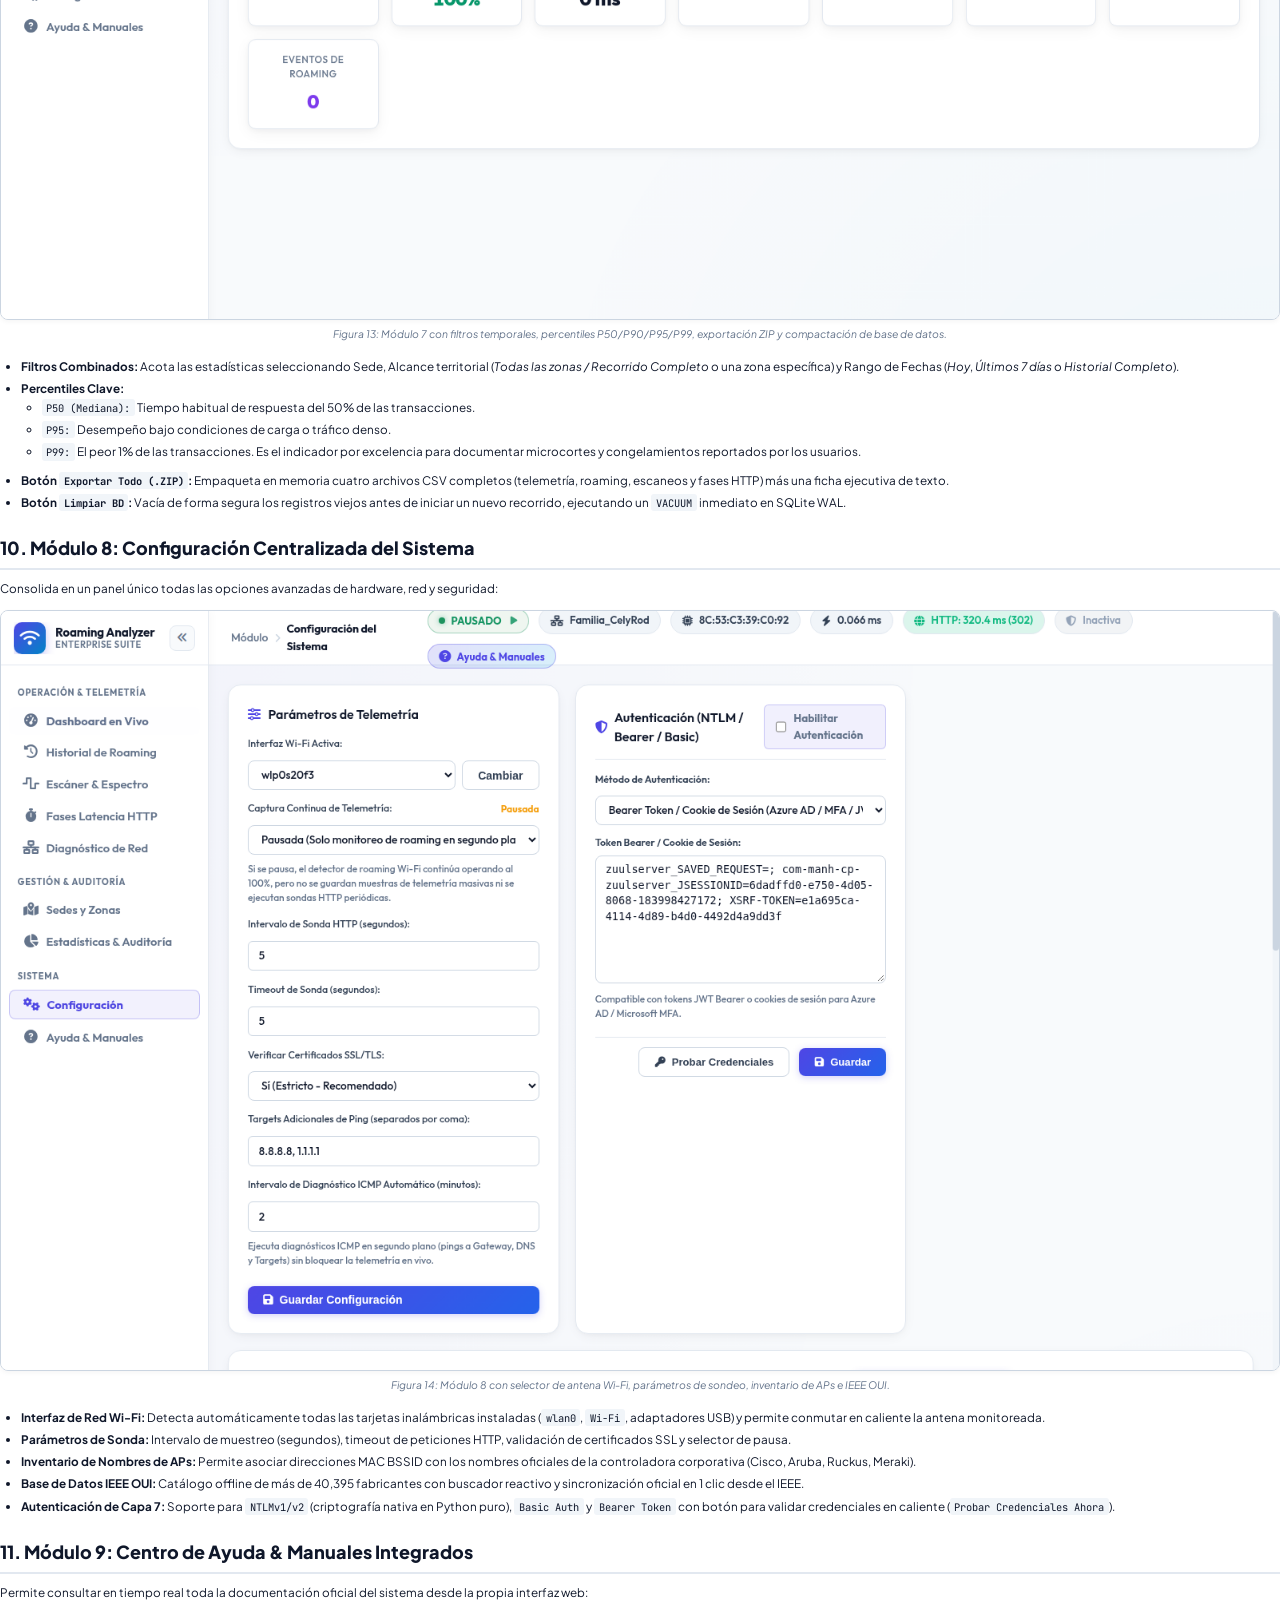
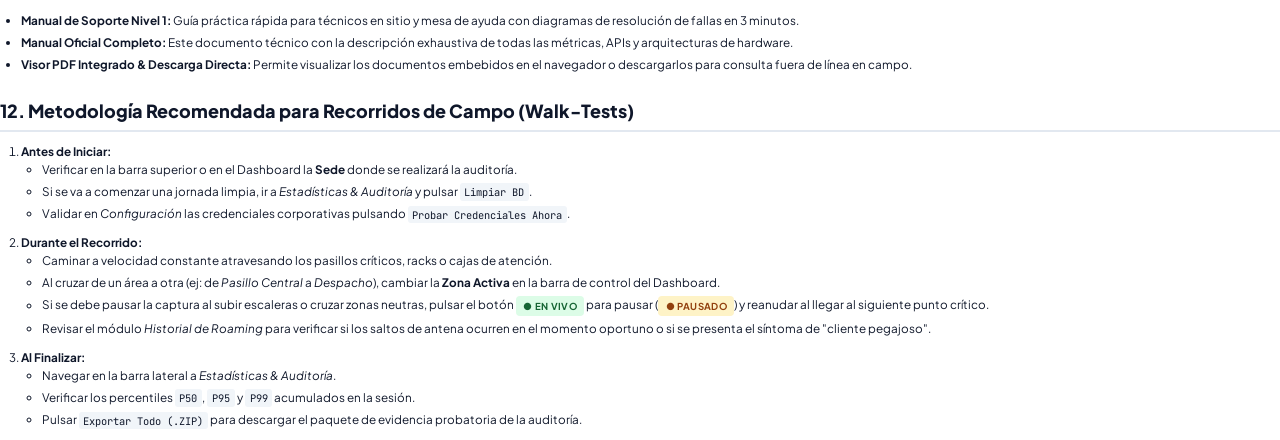
<file: docs/manual_usuario_completo.html>
<!DOCTYPE html>
<html lang="es">
<head>
  <meta charset="UTF-8">
  <title>Manual Oficial de Operación • Wi-Fi & Enterprise Telemetry Analyzer</title>
  <style>
    @import url('https://fonts.googleapis.com/css2?family=Plus+Jakarta+Sans:wght@400;500;600;700;800&family=JetBrains+Mono:wght@400;500;600;700&display=swap');

    @page {
      size: A4 portrait;
      margin: 15mm 15mm 18mm 15mm;
      @bottom-right {
        content: "Página " counter(page) " de " counter(pages);
        font-family: 'Plus Jakarta Sans', sans-serif;
        font-size: 8pt;
        color: #94a3b8;
      }
      @bottom-left {
        content: "Wi-Fi & Enterprise Telemetry Analyzer • Manual de Operación";
        font-family: 'Plus Jakarta Sans', sans-serif;
        font-size: 8pt;
        color: #94a3b8;
      }
    }

    * {
      box-sizing: border-box;
      margin: 0;
      padding: 0;
    }

    body {
      font-family: 'Plus Jakarta Sans', -apple-system, BlinkMacSystemFont, "Segoe UI", Roboto, sans-serif;
      color: #0f172a;
      background: #ffffff;
      font-size: 8.8pt;
      line-height: 1.55;
      -webkit-print-color-adjust: exact;
      print-color-adjust: exact;
    }

    .page-break {
      page-break-before: always;
    }

    /* COVER PAGE */
    .cover {
      min-height: 250mm;
      display: flex;
      flex-direction: column;
      justify-content: space-between;
      border: 1px solid #cbd5e1;
      border-radius: 12px;
      padding: 2.5rem 2.2rem;
      background: #ffffff;
      position: relative;
      overflow: hidden;
      box-shadow: 0 4px 6px -1px rgba(0, 0, 0, 0.05);
    }

    .cover::before {
      content: "";
      position: absolute;
      top: 0;
      left: 0;
      right: 0;
      height: 8px;
      background: linear-gradient(90deg, #1e1b4b 0%, #4f46e5 40%, #06b6d4 75%, #10b981 100%);
    }

    .cover-badge {
      display: inline-block;
      padding: 0.25rem 0.75rem;
      background: #e0f2fe;
      color: #0369a1;
      border-radius: 20px;
      font-size: 8.2pt;
      font-weight: 800;
      text-transform: uppercase;
      letter-spacing: 0.05em;
      margin-bottom: 1.2rem;
    }

    .cover-title {
      font-size: 24pt;
      font-weight: 800;
      color: #0f172a;
      line-height: 1.18;
      margin-bottom: 0.6rem;
      letter-spacing: -0.02em;
    }

    .cover-subtitle {
      font-size: 11pt;
      color: #475569;
      font-weight: 500;
      line-height: 1.45;
      margin-bottom: 1.8rem;
    }

    .cover-highlight-card {
      background: #f8fafc;
      border: 1px solid #e2e8f0;
      border-left: 4px solid #4f46e5;
      border-radius: 8px;
      padding: 1.1rem 1.3rem;
      margin-bottom: 1.8rem;
    }

    .cover-highlight-card h4 {
      font-size: 10pt;
      font-weight: 800;
      color: #1e1b4b;
      margin-bottom: 0.35rem;
    }

    .cover-highlight-card p {
      font-size: 8.5pt;
      color: #475569;
      line-height: 1.45;
    }

    .cover-meta-grid {
      display: grid;
      grid-template-columns: repeat(2, 1fr);
      gap: 0.9rem;
      background: #f1f5f9;
      border-radius: 8px;
      padding: 1.1rem;
      margin-bottom: 1.8rem;
    }

    .meta-box span {
      display: block;
      font-size: 7.2pt;
      font-weight: 700;
      color: #64748b;
      text-transform: uppercase;
      letter-spacing: 0.05em;
    }

    .meta-box strong {
      font-size: 9.2pt;
      color: #0f172a;
      font-weight: 700;
    }

    .cover-footer {
      border-top: 1px solid #e2e8f0;
      padding-top: 0.9rem;
      display: flex;
      justify-content: space-between;
      align-items: center;
      font-size: 7.6pt;
      color: #64748b;
    }

    /* HEADINGS */
    h1 {
      font-size: 13.5pt;
      font-weight: 800;
      color: #0f172a;
      border-bottom: 2px solid #e2e8f0;
      padding-bottom: 0.35rem;
      margin-top: 1.4rem;
      margin-bottom: 0.65rem;
      page-break-after: avoid;
    }

    h2 {
      font-size: 10.6pt;
      font-weight: 700;
      color: #1e1b4b;
      margin-top: 1rem;
      margin-bottom: 0.45rem;
      page-break-after: avoid;
    }

    h3 {
      font-size: 9.3pt;
      font-weight: 700;
      color: #334155;
      margin-top: 0.75rem;
      margin-bottom: 0.3rem;
      page-break-after: avoid;
    }

    p {
      margin-bottom: 0.6rem;
      text-align: justify;
    }

    ul, ol {
      margin-left: 1.3rem;
      margin-bottom: 0.65rem;
    }

    li {
      margin-bottom: 0.25rem;
    }

    /* IMAGES */
    .img-figure {
      margin: 0.75rem 0 1rem 0;
      page-break-inside: avoid;
      text-align: center;
    }

    .img-frame {
      max-width: 100%;
      border: 1px solid #cbd5e1;
      border-radius: 8px;
      box-shadow: 0 2px 5px rgba(0,0,0,0.04);
      display: block;
      margin: 0 auto;
    }

    .img-caption {
      font-size: 7.8pt;
      color: #64748b;
      font-style: italic;
      margin-top: 0.35rem;
      text-align: center;
    }

    /* TABLES */
    table {
      width: 100%;
      border-collapse: collapse;
      margin: 0.65rem 0 0.95rem 0;
      font-size: 8.2pt;
      page-break-inside: avoid;
    }

    th, td {
      border: 1px solid #cbd5e1;
      padding: 0.45rem 0.55rem;
      text-align: left;
      vertical-align: middle;
    }

    th {
      background: #f1f5f9;
      font-weight: 700;
      color: #0f172a;
    }

    tr:nth-child(even) {
      background: #f8fafc;
    }

    /* BADGES */
    .badge {
      display: inline-block;
      padding: 0.15rem 0.45rem;
      border-radius: 4px;
      font-size: 7.2pt;
      font-weight: 700;
      text-transform: uppercase;
      letter-spacing: 0.04em;
    }

    .badge-green { background: #dcfce7; color: #166534; }
    .badge-blue  { background: #e0f2fe; color: #0369a1; }
    .badge-amber { background: #fef3c7; color: #92400e; }
    .badge-red   { background: #fee2e2; color: #991b1b; }
    .badge-purple{ background: #f3e8ff; color: #6b21a8; }

    /* CALLOUT BOXES */
    .callout {
      border-radius: 6px;
      padding: 0.75rem 0.95rem;
      margin: 0.8rem 0;
      font-size: 8.3pt;
      page-break-inside: avoid;
    }

    .callout-info {
      background: #eff6ff;
      border-left: 4px solid #3b82f6;
      color: #1e3a8a;
    }

    .callout-tip {
      background: #f0fdf4;
      border-left: 4px solid #10b981;
      color: #064e3b;
    }

    .callout-warning {
      background: #fffbeb;
      border-left: 4px solid #f59e0b;
      color: #78350f;
    }

    .callout-title {
      font-weight: 800;
      font-size: 8.8pt;
      margin-bottom: 0.2rem;
      display: flex;
      align-items: center;
      gap: 0.35rem;
    }

    code, .mono {
      font-family: 'JetBrains Mono', Consolas, monospace;
      font-size: 7.8pt;
      background: #f1f5f9;
      padding: 0.1rem 0.3rem;
      border-radius: 3px;
      color: #0f172a;
    }
  </style>
</head>
<body>

  <!-- ==================== PORTADA ==================== -->
  <div class="cover">
    <div>
      <span class="cover-badge">Documentación Oficial de Usuario • Versión 2.5</span>
      <h1 class="cover-title">Manual de Operación y Guía Visual de Usuario</h1>
      <p class="cover-subtitle">
        Wi-Fi &amp; Enterprise Telemetry Analyzer • Plataforma Integral de Cobertura RF, Handoffs de Roaming, Observabilidad de Aplicaciones y Auditoría Territorial.
      </p>

      <div class="cover-highlight-card">
        <h4>Propósito de esta Guía de Usuario</h4>
        <p>
          Este manual proporciona un recorrido visual y funcional exhaustivo por cada uno de los módulos de la aplicación. Con capturas de pantalla de alta fidelidad, se explica detalladamente la interacción con la barra de control persistente, el panel de telemetría en tiempo real, el analizador de espectro de radiofrecuencia y las siete pestañas de diagnóstico avanzado para recorridos de campo (walk-tests) y auditorías técnicas.
        </p>
      </div>

      <div class="cover-meta-grid">
        <div class="meta-box">
          <span>Plataforma Soportada</span>
          <strong>Microsoft Windows &amp; GNU/Linux</strong>
        </div>
        <div class="meta-box">
          <span>Dependencias Externas</span>
          <strong>0 Pip Dependencies (Python Puro)</strong>
        </div>
        <div class="meta-box">
          <span>Modo de Operación</span>
          <strong>100% Offline-Ready / Air-Gapped</strong>
        </div>
        <div class="meta-box">
          <span>Alcance de Diagnóstico</span>
          <strong>Capas 1, 2, 3, 4 y 7 (RF a HTTP)</strong>
        </div>
        <div class="meta-box">
          <span>Audiencia Objetivo</span>
          <strong>Soporte Nivel 1/2, Redes y TI</strong>
        </div>
        <div class="meta-box">
          <span>Edición / Versión</span>
          <strong>Noviembre 2026 • Release 4.0 Enterprise</strong>
        </div>
      </div>
    </div>

    <div class="cover-footer">
      <div>Sistema: <strong>Wi-Fi &amp; Enterprise Telemetry Analyzer</strong></div>
      <div>Arquitectura: <strong>Navegación por Barra Lateral &amp; Vistas Modulares</strong></div>
    </div>
  </div>

  <!-- ==================== PÁGINA 2: INTRODUCCIÓN Y ARQUITECTURA ==================== -->
  <div class="page-break"></div>

  <h1>1. Introducción y Modos de Puesta en Marcha</h1>
  <p>
    El <strong>Wi-Fi &amp; Enterprise Telemetry Analyzer</strong> es una plataforma de software de diagnóstico en tiempo real diseñada para ingenieros de campo, analistas de infraestructura y personal de soporte de TI. Su objetivo primordial es terminar con la incertidumbre operativa cuando los usuarios reportan que <em>"el Wi-Fi está lento o se cae"</em>, aislando con mediciones cuantitativas si el fallo reside en la antena (RF), en el switch/router local o en los servidores web/aplicaciones de la empresa.
  </p>

  <div class="callout callout-tip">
    <div class="callout-title">💡 Modelo de Aislamiento de Fallas en 3 Capas</div>
    <ul>
      <li><strong>Capa 1/2 (Radiofrecuencia &amp; Antena):</strong> Señal atenuada (&lt; -70 dBm), interferencia co-canal o saltos tardíos de antena (Sticky Clients).</li>
      <li><strong>Capa 3/4 (Red Local e Internet):</strong> Saturación de switches, pérdida de paquetes en el router principal (Gateway) o latencia del proveedor de Internet (ISP).</li>
      <li><strong>Capa 7 (Servidor &amp; Aplicación Web):</strong> El Wi-Fi y el router responden en 4 ms, pero el servidor de base de datos o el microservicio web tarda 3 segundos en procesar la consulta.</li>
    </ul>
  </div>

  <h2>1.1. Iniciar la Aplicación según el Sistema Operativo</h2>
  <p>
    La aplicación no requiere instalación de programas pesados, librerías externas (<span class="mono">pip</span>) ni emuladores. Puede ejecutarse de manera nativa en cualquier laptop, PDA industrial o estación de trabajo:
  </p>

  <table>
    <thead>
      <tr>
        <th>Sistema Operativo</th>
        <th>Comando o Método de Inicio</th>
        <th>Modo de Detención</th>
        <th>Notas de Operación</th>
      </tr>
    </thead>
    <tbody>
      <tr>
        <td><strong>Microsoft Windows</strong><br>(10 / 11 / Server)</td>
        <td>Doble clic en <span class="mono">run.bat</span><br>o en PowerShell: <span class="mono">.\run.ps1</span></td>
        <td>Doble clic en <span class="mono">stop.bat</span><br>o pulsar <span class="mono">Ctrl + C</span></td>
        <td>Interactúa de forma nativa con <span class="mono">netsh</span>, <span class="mono">route</span> y <span class="mono">ping</span>. No requiere privilegios de Administrador.</td>
      </tr>
      <tr>
        <td><strong>GNU/Linux</strong><br>(Debian, Ubuntu, Fedora, Raspberry Pi)</td>
        <td>Terminal: <span class="mono">./run.sh</span></td>
        <td>Terminal: <span class="mono">./stop.sh</span><br>o pulsar <span class="mono">Ctrl + C</span></td>
        <td>Utiliza <span class="mono">nl80211</span> (<span class="mono">iw</span>), <span class="mono">/proc/net/route</span> y sockets de baja latencia.</td>
      </tr>
    </tbody>
  </table>

  <h2>1.2. Nueva Arquitectura: Barra Lateral Izquierda &amp; Workspace Modular</h2>
  <p>
    La versión 4.0 incorpora una arquitectura de interfaz tipo **Enterprise Suite**, organizada en tres componentes coordinados:
  </p>
  <ol>
    <li><strong>Barra Lateral Izquierda (Persistent Sidebar):</strong> Menú vertical que agrupa los módulos por categoría operativa: <em>Operación &amp; Telemetría</em>, <em>Gestión &amp; Auditoría</em> y <em>Sistema</em>. Cuenta con botón de contracción para modo compacto de iconos (76px) optimizado para pantallas panorámicas y laptops de campo.</li>
    <li><strong>Cabecera Superior Fija (Topbar):</strong> Indicador de migas de pan (*breadcrumb*) que muestra la sección activa en todo momento, más la barra de estado en vivo (SSID, BSSID, Ping Gateway, Latencia HTTP y estado de autenticación).</li>
    <li><strong>Área de Trabajo Modular (Workspace):</strong> Cada módulo se despliega a pantalla completa sin necesidad de scroll vertical infinito. El motor de telemetría y detección de handoffs continúa registrando muestras en segundo plano ininterrumpidamente.</li>
  </ol>

  <div class="img-figure">
    <img src="img/01_dashboard_general.png" class="img-frame" alt="Vista General del Dashboard">
    <div class="img-caption">Figura 1: Vista panorámica de la plataforma: Barra lateral izquierda, cabecera superior persistente y área de trabajo modular.</div>
  </div>

  <!-- ==================== PÁGINA 3: NAVEGACIÓN Y CABECERA ==================== -->
  <div class="page-break"></div>

  <h1>2. Barra Lateral Izquierda (Sidebar) y Cabecera Topbar</h1>
  <p>
    El acceso a todos los módulos se realiza de manera instantánea desde la barra lateral izquierda, manteniendo las métricas esenciales siempre a la vista en la cabecera:
  </p>

  <div style="display: grid; grid-template-columns: 240px 1fr; gap: 1rem; align-items: start; margin: 0.8rem 0;">
    <div class="img-figure" style="margin: 0;">
      <img src="img/01_sidebar_navegacion.png" class="img-frame" style="width: 100%;" alt="Barra Lateral de Navegación">
      <div class="img-caption">Figura 2: Barra lateral con grupos funcionales.</div>
    </div>
    <div>
      <h3>Grupos Funcionales de la Barra Lateral:</h3>
      <ul>
        <li><strong>Operación &amp; Telemetría:</strong>
          <ul>
            <li><span class="mono">Dashboard en Vivo:</span> Centro de mando principal con perfiles, métricas RF y gráfico temporal.</li>
            <li><span class="mono">Historial de Roaming:</span> Auditoría de saltos entre APs, variaciones dBm y veredictos.</li>
            <li><span class="mono">Escáner &amp; Espectro:</span> Analizador espectral de canales (2.4/5/6 GHz) y tabla de APs vecinos.</li>
            <li><span class="mono">Fases Latencia HTTP:</span> Desglose físico de Capa 7 (DNS, TCP, TLS, TTFB y Transfer).</li>
            <li><span class="mono">Diagnóstico de Red:</span> Traceroute visual y pings concurrentes a Gateway y DNS.</li>
          </ul>
        </li>
        <li><strong>Gestión &amp; Auditoría:</strong>
          <ul>
            <li><span class="mono">Sedes y Zonas:</span> Administración de sedes físicas y áreas operativas.</li>
            <li><span class="mono">Estadísticas &amp; Auditoría:</span> Percentiles P50/P90/P95/P99 y exportación ZIP probatorio.</li>
          </ul>
        </li>
        <li><strong>Sistema:</strong>
          <ul>
            <li><span class="mono">Configuración:</span> Parámetros de sondeo, umbrales y alias de APs.</li>
            <li><span class="mono">Ayuda &amp; Manuales:</span> Centro de documentación y visores PDF oficiales.</li>
          </ul>
        </li>
        <li><strong>Modo Compacto / Colapsable:</strong> Pulsa el botón <span class="mono">&#x25C4;&#x25C4;</span> en la cabecera del sidebar para reducir su ancho a 76px, maximizando el espacio para tablas y gráficos.</li>
      </ul>
    </div>
  </div>

  <h2>2.1. Cabecera Topbar y Badges en Tiempo Real</h2>
  <div class="img-figure">
    <img src="img/01_cabecera_badges.png" class="img-frame" alt="Cabecera y Badges">
    <div class="img-caption">Figura 3: Cabecera superior con indicador de módulo activo y badges de telemetría viva.</div>
  </div>

  <table>
    <thead>
      <tr>
        <th>Badge / Elemento</th>
        <th>Parámetro Monitoreado</th>
        <th>Interpretación Técnica</th>
      </tr>
    </thead>
    <tbody>
      <tr>
        <td><i class="mono">Módulo &gt; ...</i></td>
        <td><strong>Miga de Pan Activa</strong></td>
        <td>Indica la sección activa del workspace en todo momento con actualización reactiva al navegar.</td>
      </tr>
      <tr>
        <td><i class="mono">SSID</i></td>
        <td><strong>Red Wi-Fi Conectada</strong></td>
        <td>Nombre de la red empresarial a la que está asociada la tarjeta inalámbrica.</td>
      </tr>
      <tr>
        <td><i class="mono">BSSID (MAC)</i></td>
        <td><strong>Dirección Física del AP</strong></td>
        <td>MAC única del radio emisor del Access Point que atiende actualmente al cliente.</td>
      </tr>
      <tr>
        <td><i class="mono">Ping GW</i></td>
        <td><strong>Puerta de Enlace Local</strong></td>
        <td>Latencia ICMP RTT hacia el router/switch local (&lt; 10 ms = Excelente).</td>
      </tr>
      <tr>
        <td><i class="mono">HTTP: -- ms</i></td>
        <td><strong>Latencia de Aplicación</strong></td>
        <td>Tiempo de respuesta de Capa 7 hacia la URL objetivo configurada.</td>
      </tr>
      <tr>
        <td><i class="mono">Auth: Inactiva/OK</i></td>
        <td><strong>Autenticación Corporativa</strong></td>
        <td>Estado del esquema de seguridad de capa de aplicación (Bearer, NTLM o Basic).</td>
      </tr>
      <tr>
        <td><i class="mono">Ayuda &amp; Manuales</i></td>
        <td><strong>Acceso Rápido Documental</strong></td>
        <td>Acceso inmediato con un clic al Centro de Ayuda y visor de manuales sin importar la vista actual.</td>
      </tr>
    </tbody>
  </table>

  <!-- ==================== PÁGINA 4: DASHBOARD EN VIVO ==================== -->
  <div class="page-break"></div>

  <h1>3. Módulo 1: Dashboard en Vivo (Centro de Control)</h1>
  <p>
    El módulo principal reúne las herramientas de control contextual, las cuatro tarjetas de estado y el gráfico de telemetría sincronizada en una única vista compacta y sin desplazamientos forzados:
  </p>

  <h2>3.1. Barra de Control de Entorno y Ubicación</h2>
  <div class="img-figure">
    <img src="img/02_barra_control_perfiles.png" class="img-frame" alt="Barra de Control de Perfiles">
    <div class="img-caption">Figura 4: Barra de perfiles de entorno, botón de pausa EN VIVO, ubicación territorial y URL objetivo.</div>
  </div>

  <ul>
    <li><strong>Perfiles Rápidos:</strong> Ajusta en un clic los umbrales de alerta y endpoints sugeridos:
      <ul>
        <li><span class="badge badge-blue">Tienda / POS</span> Ajustado para cajas registradoras y transacciones comerciales.</li>
        <li><span class="badge badge-purple">Oficina</span> Optimizado para sedes administrativas, ERP, videollamadas y correo.</li>
        <li><span class="badge badge-amber">Bodega / CD</span> Configurado para terminales móviles PDA (WMS / SAP), pasillos y estanterías.</li>
        <li><span class="badge badge-green">Personalizado</span> Permite ingresar libremente cualquier URL y parámetros propios.</li>
      </ul>
    </li>
    <li><strong>Botón de Pausa <span class="badge badge-green">● EN VIVO</span> / <span class="badge badge-amber">● PAUSADO</span>:</strong> Pausa la recolección masiva de muestras mientras el técnico se traslada por zonas neutras o escaleras. <em>El detector de eventos de roaming continúa encendido en segundo plano.</em></li>
    <li><strong>Ubicación Activa (Sede y Zona):</strong> Asigna el etiquetado geográfico a todas las muestras registradas. El botón <span class="mono">+</span> permite añadir una zona rápida al vuelo.</li>
    <li><strong>URL Objetivo &amp; Botón Probar:</strong> Permite ingresar cualquier endpoint corporativo y disparar una sonda inmediata.</li>
  </ul>

  <h2>3.2. Tarjetas Principales de Métricas RF</h2>
  <div class="img-figure">
    <img src="img/03_tarjetas_metricas_rf.png" class="img-frame" alt="Tarjetas Principales de Métricas">
    <div class="img-caption">Figura 5: Cuadrícula de métricas: Score de Señal, AP Conectado, Salud de Aplicación y Diagnóstico de Roaming.</div>
  </div>

  <div style="display: grid; grid-template-columns: 1fr 1fr; gap: 0.8rem; margin: 0.8rem 0;">
    <div class="mini-card">
      <strong>Calidad de Señal Wi-Fi (Score / 100)</strong>
      <p>Puntaje integral (0-100) ponderando RSSI en dBm, estabilidad del ping y ausencia de pérdidas de paquetes. Indicador semafórico en verde, azul, ámbar o rojo con recomendación contextual.</p>
    </div>
    <div class="mini-card">
      <strong>Punto de Acceso (AP) Conectado</strong>
      <p>SSID, Nombre de AP corporativo, BSSID (MAC), Fabricante IEEE OUI, Canal y Frecuencia exacta en MHz, Tasa de transferencia negociada (TX/RX) y Puerta de enlace.</p>
    </div>
    <div class="mini-card">
      <strong>Salud de Aplicación (Capa 7 HTTP)</strong>
      <p>Latencia operativa activa (TTFB + Transfer), minicards de desglose por fases (DNS, TCP, TLS, TTFB) y tiempo total de conexión en frío con verificación criptográfica.</p>
    </div>
    <div class="mini-card">
      <strong>Diagnóstico de Roaming</strong>
      <p>Contador de handoffs acumulados, estado de cobertura de malla, cantidad de APs con el mismo SSID y botón para ráfaga inmediata de 5 pings.</p>
    </div>
  </div>

  <h2>3.3. Telemetría Sincronizada en Tiempo Real (Chart.js)</h2>
  <div class="img-figure">
    <img src="img/04_diagnostico_roaming_malla.png" class="img-frame" alt="Telemetría Sincronizada en Tiempo Real">
    <div class="img-caption">Figura 6: Gráfico sincrónico multieje con curvas continuas de potencia de señal (dBm), latencia HTTP (ms) y ping al Gateway.</div>
  </div>
  <p>
    Permite correlacionar de forma visual e inmediata si una caída en la potencia de la señal (curva cian) coincide exactamente con un pico de latencia en la aplicación (curva esmeralda) o si la latencia subió con señal perfecta (falla interna de servidor).
  </p>

  <!-- ==================== PÁGINA 5: ROAMING Y ESCÁNER ==================== -->
  <div class="page-break"></div>

  <h1>4. Módulo 2: Historial de Roaming &amp; Auditoría de Handoffs</h1>
  <p>
    Vista dedicada a pantalla completa para supervisar y auditar cada transición entre Access Points ocurrida durante un recorrido de campo (walk-test):
  </p>

  <div class="img-figure">
    <img src="img/06_tab_historial_roaming.png" class="img-frame" alt="Historial de Roaming">
    <div class="img-caption">Figura 7: Módulo 2 con registro cronológico de transiciones de AP, cálculo de variación de señal y veredicto de calidad.</div>
  </div>

  <h3>Veredictos Automáticos de Calidad de Salto:</h3>
  <p>
    En cada conmutación detectada, el analizador calcula la variación de potencia <strong>Δ dBm = Señal Nueva - Señal Anterior</strong> y califica el salto:
  </p>
  <ul>
    <li><span class="badge badge-green">Excelente Mejora (&ge; +10 dBm)</span> El cliente conmutó proactivamente a un AP mucho más cercano y potente.</li>
    <li><span class="badge badge-blue">Mejora Aceptable (+3 a +9 dBm)</span> Salto exitoso con incremento saludable de potencia.</li>
    <li><span class="badge badge-amber">Roaming Lateral (-2 a +2 dBm)</span> Transición entre antenas equidistantes (típico en pasillos largos o racks simétricos).</li>
    <li><span class="badge badge-red">Roaming Degradado (&le; -3 dBm)</span> Salto defectuoso hacia una antena más débil. Evidencia desbalance de potencia de transmisión (Tx Power) en la controladora.</li>
  </ul>
  <p>
    El botón <span class="mono">Descargar CSV Roaming</span> permite exportar la bitácora completa de eventos para adjuntarla como evidencia a los tickets de escalamiento a Redes.
  </p>

  <h1>5. Módulo 3: Escáner de APs Vecinos &amp; Analizador de Espectro RF</h1>
  <p>
    Este módulo fusiona en una única vista el análisis físico del espectro electromagnético junto con el catálogo de Access Points detectados en el aire:
  </p>

  <div class="img-figure">
    <img src="img/05_analizador_espectro_wifi.png" class="img-frame" alt="Analizador de Espectro Wi-Fi">
    <div class="img-caption">Figura 8: Diagrama parabólico de densidad espectral multicanal con soporte para bandas de 2.4 GHz, 5 GHz y 6/7 GHz (Wi-Fi 6E/7).</div>
  </div>

  <div class="img-figure" style="margin-top: 1rem;">
    <img src="img/07_tab_escaner_aps.png" class="img-frame" alt="Escáner de APs Vecinos">
    <div class="img-caption">Figura 9: Tabla detallada de puntos de acceso detectados con identificación de fabricante OUI, porcentaje de señal y candidatos de roaming.</div>
  </div>

  <ul>
    <li><strong>Curvas Parabólicas de Espectro:</strong> La altura de la curva refleja la potencia en dBm y el ancho representa el ancho del canal (20, 40, 80 o 160 MHz). Permite detectar solapamiento de canales y saturación.</li>
    <li><strong>Filtro Multibanda:</strong> Selector instantáneo para <span class="mono">2.4 GHz</span>, <span class="mono">5 GHz</span> y <span class="mono">6 GHz / 7 GHz</span> con contador de APs activos por banda.</li>
    <li><strong>Candidatos de Roaming [Mismo SSID]:</strong> Identifica con un distintivo cian las antenas de la red corporativa a las cuales la terminal puede saltar de forma automática.</li>
  </ul>

  <!-- ==================== PÁGINA 6: LATENCIA Y DIAGNÓSTICO ==================== -->
  <div class="page-break"></div>

  <h1>6. Módulo 4: Fases de Latencia HTTP (Capa 7)</h1>
  <p>
    Descompone con precisión de microsegundos cada etapa del ciclo de vida de una solicitud hacia el servidor web corporativo:
  </p>

  <div class="img-figure">
    <img src="img/08_tab_fases_latencia_http.png" class="img-frame" alt="Fases de Latencia HTTP">
    <div class="img-caption">Figura 10: Módulo 4 con tarjetas por fase de conexión, gráfico de cascada (waterfall) e historial cronológico de sondas.</div>
  </div>

  <h3>Las 5 Fases Físicas de Conexión:</h3>
  <ol>
    <li><strong>1. Resolución DNS:</strong> Tiempo en resolver el nombre de dominio a dirección IP. Valores mayores a 30 ms indican problemas en el servidor DNS corporativo.</li>
    <li><strong>2. Handshake TCP:</strong> Tiempo del saludo de 3 vías (SYN/ACK). Representa el retardo físico puro (RTT) del canal de radio y cableado.</li>
    <li><strong>3. Negociación TLS / SSL:</strong> Intercambio criptográfico y validación de certificados HTTPS.</li>
    <li><strong>4. Time to First Byte (TTFB):</strong> Tiempo de espera hasta recibir el primer byte del servidor. <em>Si el TCP es de 5 ms pero el TTFB es de 3,500 ms, la lentitud es 100% atribuible a la base de datos o lógica interna del servidor.</em></li>
    <li><strong>5. Transferencia de Contenido:</strong> Tiempo que toma la descarga completa del cuerpo de la respuesta por el socket.</li>
  </ol>

  <h1>7. Módulo 5: Diagnóstico de Red y Traceroute</h1>
  <p>
    Herramienta integrada para diagnóstico exhaustivo de la infraestructura de conmutación, enrutamiento y enlaces WAN:
  </p>

  <div class="img-figure">
    <img src="img/09_tab_diagnostico_red_traceroute.png" class="img-frame" alt="Diagnóstico de Red y Traceroute">
    <div class="img-caption">Figura 11: Módulo 5 con pruebas concurrentes de ping a múltiples nodos y tabla de saltos de Traceroute.</div>
  </div>

  <ul>
    <li><strong>Pings Concurrentes Multinodo:</strong> Prueba sincronizada contra la Puerta de Enlace (Gateway), Servidores DNS internos y el Servidor Aplicativo corporativo.</li>
    <li><strong>Traceroute Salto a Salto:</strong> Rastreo de la ruta completa de paquetes identificando la IP, el retardo y el porcentaje de pérdida en cada router intermedio para aislar si el fallo ocurre dentro del edificio o en el proveedor de Internet (ISP).</li>
    <li><strong>Histórico de Pruebas:</strong> Selector desplegable para comparar diagnósticos guardados antes y después de una incidencia.</li>
  </ul>

  <!-- ==================== PÁGINA 7: GESTIÓN Y AUDITORÍA ==================== -->
  <div class="page-break"></div>

  <h1>8. Módulo 6: Gestión de Sedes y Zonas (Walk-Tests)</h1>
  <p>
    Administrador centralizado de la jerarquía física corporativa para organizar los recorridos de campo:
  </p>

  <div class="img-figure">
    <img src="img/10_tab_sedes_zonas.png" class="img-frame" alt="Gestión de Sedes y Zonas">
    <div class="img-caption">Figura 12: Módulo 6 con tarjetas maestras de sedes, chips interactivos de zonas y botones de respaldo JSON/CSV.</div>
  </div>

  <ul>
    <li><strong>Catálogo Jerárquico:</strong> Tarjetas por sede (ej: <em>Tienda Principal</em>, <em>Bodega CLEN</em>, <em>Sede Administrativa</em>) con listado visual de zonas operativas.</li>
    <li><strong>Edición Rápida de Zonas:</strong> Chips interactivos con botón de eliminación individual (<span class="mono">&times;</span>) y modal de creación de sedes y zonas.</li>
    <li><strong>Recarga Limpia (<span class="mono">Recargar sedes_zonas.json</span>):</strong> Sincroniza limpiamente la memoria con el archivo de configuración en disco, eliminando sedes obsoletas sin mezclar datos antiguos.</li>
    <li><strong>Importación / Exportación:</strong> Permite compartir la matriz de sedes y zonas entre múltiples laptops de diagnóstico mediante archivos JSON y CSV.</li>
  </ul>

  <h1>9. Módulo 7: Estadísticas, Percentiles y Paquete ZIP</h1>
  <p>
    Panel analítico consolidado para emitir informes técnicos probatorios y carpetas de evidencia para la gerencia de TI:
  </p>

  <div class="img-figure">
    <img src="img/11_tab_estadisticas_auditoria.png" class="img-frame" alt="Estadísticas y Auditoría">
    <div class="img-caption">Figura 13: Módulo 7 con filtros temporales, percentiles P50/P90/P95/P99, exportación ZIP y compactación de base de datos.</div>
  </div>

  <ul>
    <li><strong>Filtros Combinados:</strong> Acota las estadísticas seleccionando Sede, Alcance territorial (<em>Todas las zonas / Recorrido Completo</em> o una zona específica) y Rango de Fechas (<em>Hoy</em>, <em>Últimos 7 días</em> o <em>Historial Completo</em>).</li>
    <li><strong>Percentiles Clave:</strong>
      <ul>
        <li><span class="mono">P50 (Mediana):</span> Tiempo habitual de respuesta del 50% de las transacciones.</li>
        <li><span class="mono">P95:</span> Desempeño bajo condiciones de carga o tráfico denso.</li>
        <li><span class="mono">P99:</span> El peor 1% de las transacciones. Es el indicador por excelencia para documentar microcortes y congelamientos reportados por los usuarios.</li>
      </ul>
    </li>
    <li><strong>Botón <span class="mono">Exportar Todo (.ZIP)</span>:</strong> Empaqueta en memoria cuatro archivos CSV completos (telemetría, roaming, escaneos y fases HTTP) más una ficha ejecutiva de texto.</li>
    <li><strong>Botón <span class="mono">Limpiar BD</span>:</strong> Vacía de forma segura los registros viejos antes de iniciar un nuevo recorrido, ejecutando un <span class="mono">VACUUM</span> inmediato en SQLite WAL.</li>
  </ul>

  <!-- ==================== PÁGINA 8: CONFIGURACIÓN Y PROTOCOLO ==================== -->
  <div class="page-break"></div>

  <h1>10. Módulo 8: Configuración Centralizada del Sistema</h1>
  <p>
    Consolida en un panel único todas las opciones avanzadas de hardware, red y seguridad:
  </p>

  <div class="img-figure">
    <img src="img/12_tab_configuracion_sistema.png" class="img-frame" alt="Configuración Centralizada">
    <div class="img-caption">Figura 14: Módulo 8 con selector de antena Wi-Fi, parámetros de sondeo, inventario de APs e IEEE OUI.</div>
  </div>

  <ul>
    <li><strong>Interfaz de Red Wi-Fi:</strong> Detecta automáticamente todas las tarjetas inalámbricas instaladas (<span class="mono">wlan0</span>, <span class="mono">Wi-Fi</span>, adaptadores USB) y permite conmutar en caliente la antena monitoreada.</li>
    <li><strong>Parámetros de Sonda:</strong> Intervalo de muestreo (segundos), timeout de peticiones HTTP, validación de certificados SSL y selector de pausa.</li>
    <li><strong>Inventario de Nombres de APs:</strong> Permite asociar direcciones MAC BSSID con los nombres oficiales de la controladora corporativa (Cisco, Aruba, Ruckus, Meraki).</li>
    <li><strong>Base de Datos IEEE OUI:</strong> Catálogo offline de más de 40,395 fabricantes con buscador reactivo y sincronización oficial en 1 clic desde el IEEE.</li>
    <li><strong>Autenticación de Capa 7:</strong> Soporte para <span class="mono">NTLMv1/v2</span> (criptografía nativa en Python puro), <span class="mono">Basic Auth</span> y <span class="mono">Bearer Token</span> con botón para validar credenciales en caliente (<span class="mono">Probar Credenciales Ahora</span>).</li>
  </ul>

  <h1>11. Módulo 9: Centro de Ayuda &amp; Manuales Integrados</h1>
  <p>
    Permite consultar en tiempo real toda la documentación oficial del sistema desde la propia interfaz web:
  </p>
  <ul>
    <li><strong>Manual de Soporte Nivel 1:</strong> Guía práctica rápida para técnicos en sitio y mesa de ayuda con diagramas de resolución de fallas en 3 minutos.</li>
    <li><strong>Manual Oficial Completo:</strong> Este documento técnico con la descripción exhaustiva de todas las métricas, APIs y arquitecturas de hardware.</li>
    <li><strong>Visor PDF Integrado &amp; Descarga Directa:</strong> Permite visualizar los documentos embebidos en el navegador o descargarlos para consulta fuera de línea en campo.</li>
  </ul>

  <h1>12. Metodología Recomendada para Recorridos de Campo (Walk-Tests)</h1>
  <ol>
    <li><strong>Antes de Iniciar:</strong>
      <ul>
        <li>Verificar en la barra superior o en el Dashboard la <strong>Sede</strong> donde se realizará la auditoría.</li>
        <li>Si se va a comenzar una jornada limpia, ir a <em>Estadísticas &amp; Auditoría</em> y pulsar <span class="mono">Limpiar BD</span>.</li>
        <li>Validar en <em>Configuración</em> las credenciales corporativas pulsando <span class="mono">Probar Credenciales Ahora</span>.</li>
      </ul>
    </li>
    <li><strong>Durante el Recorrido:</strong>
      <ul>
        <li>Caminar a velocidad constante atravesando los pasillos críticos, racks o cajas de atención.</li>
        <li>Al cruzar de un área a otra (ej: de <em>Pasillo Central</em> a <em>Despacho</em>), cambiar la <strong>Zona Activa</strong> en la barra de control del Dashboard.</li>
        <li>Si se debe pausar la captura al subir escaleras o cruzar zonas neutras, pulsar el botón <span class="badge badge-green">● EN VIVO</span> para pausar (<span class="badge badge-amber">● PAUSADO</span>) y reanudar al llegar al siguiente punto crítico.</li>
        <li>Revisar el módulo <em>Historial de Roaming</em> para verificar si los saltos de antena ocurren en el momento oportuno o si se presenta el síntoma de "cliente pegajoso".</li>
      </ul>
    </li>
    <li><strong>Al Finalizar:</strong>
      <ul>
        <li>Navegar en la barra lateral a <em>Estadísticas &amp; Auditoría</em>.</li>
        <li>Verificar los percentiles <span class="mono">P50</span>, <span class="mono">P95</span> y <span class="mono">P99</span> acumulados en la sesión.</li>
        <li>Pulsar <span class="mono">Exportar Todo (.ZIP)</span> para descargar el paquete de evidencia probatoria de la auditoría.</li>
      </ul>
    </li>
  </ol>

</body>
</html>
</file>
